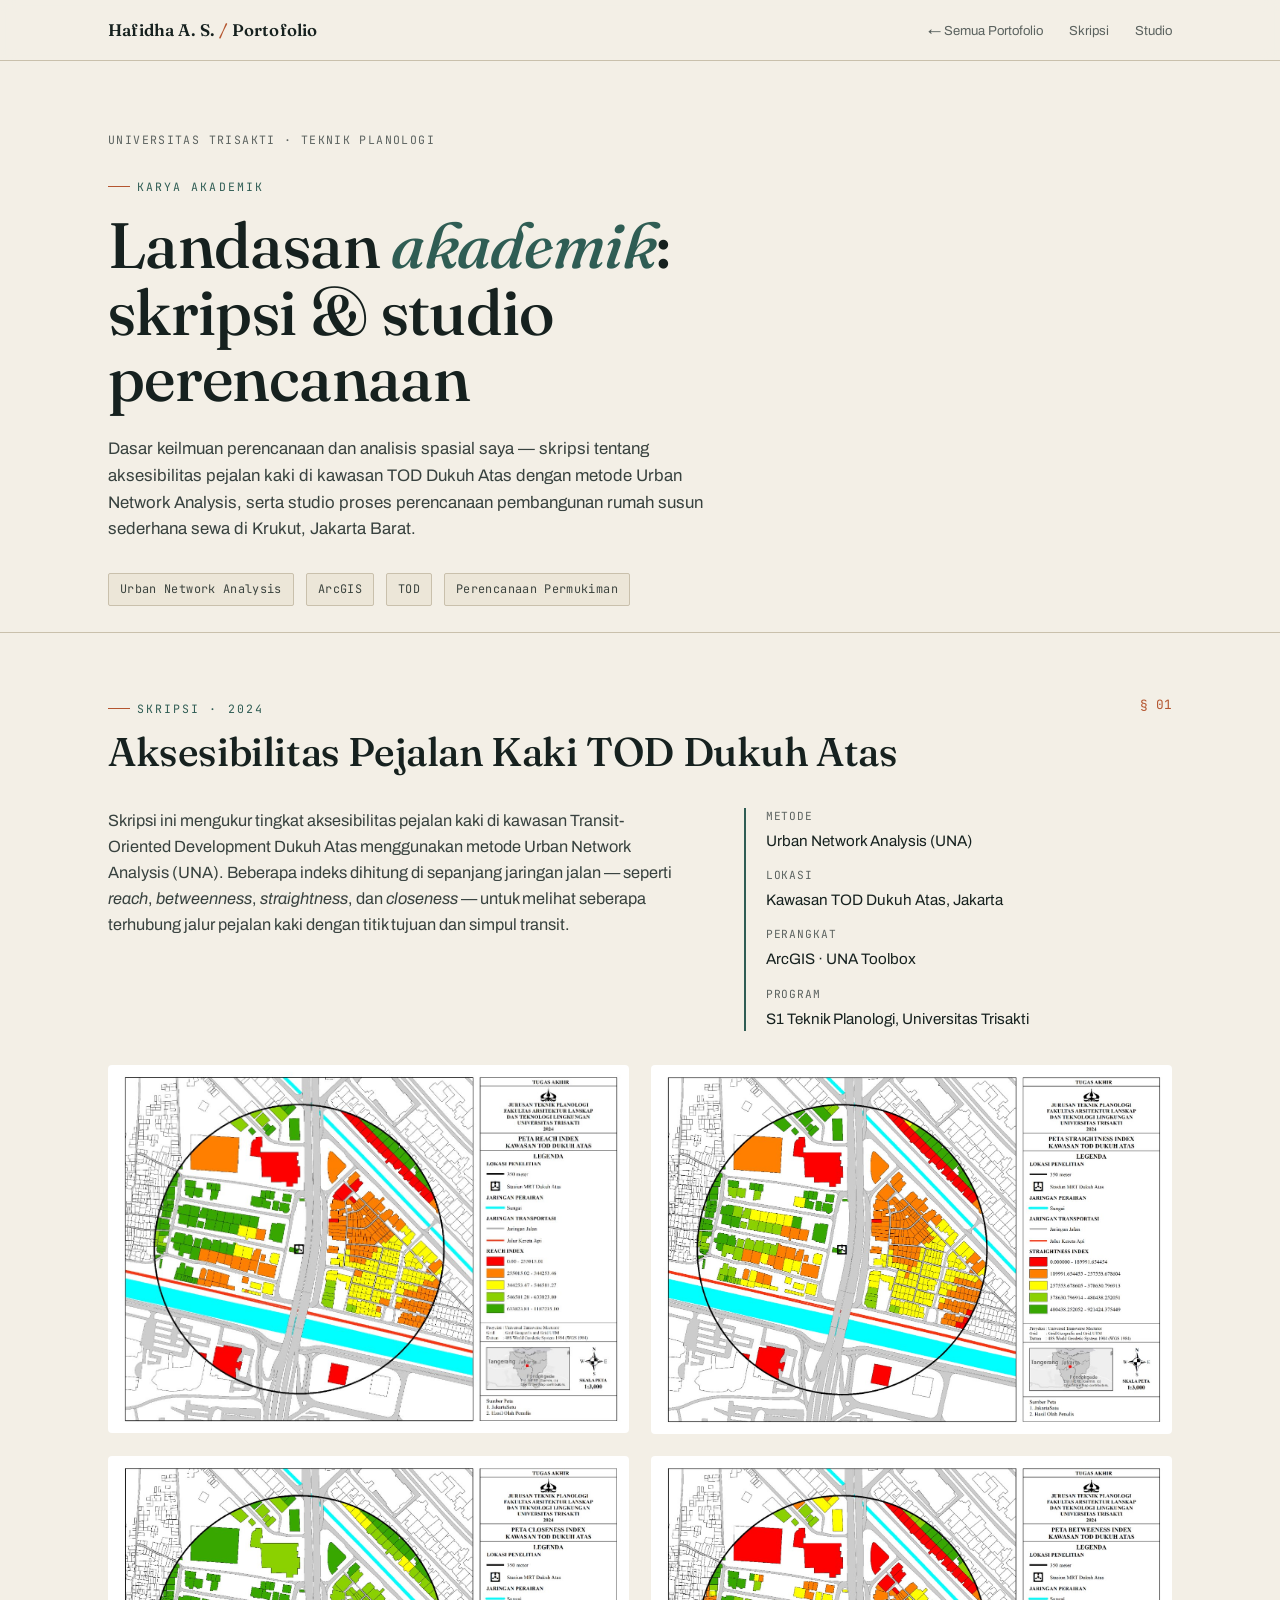
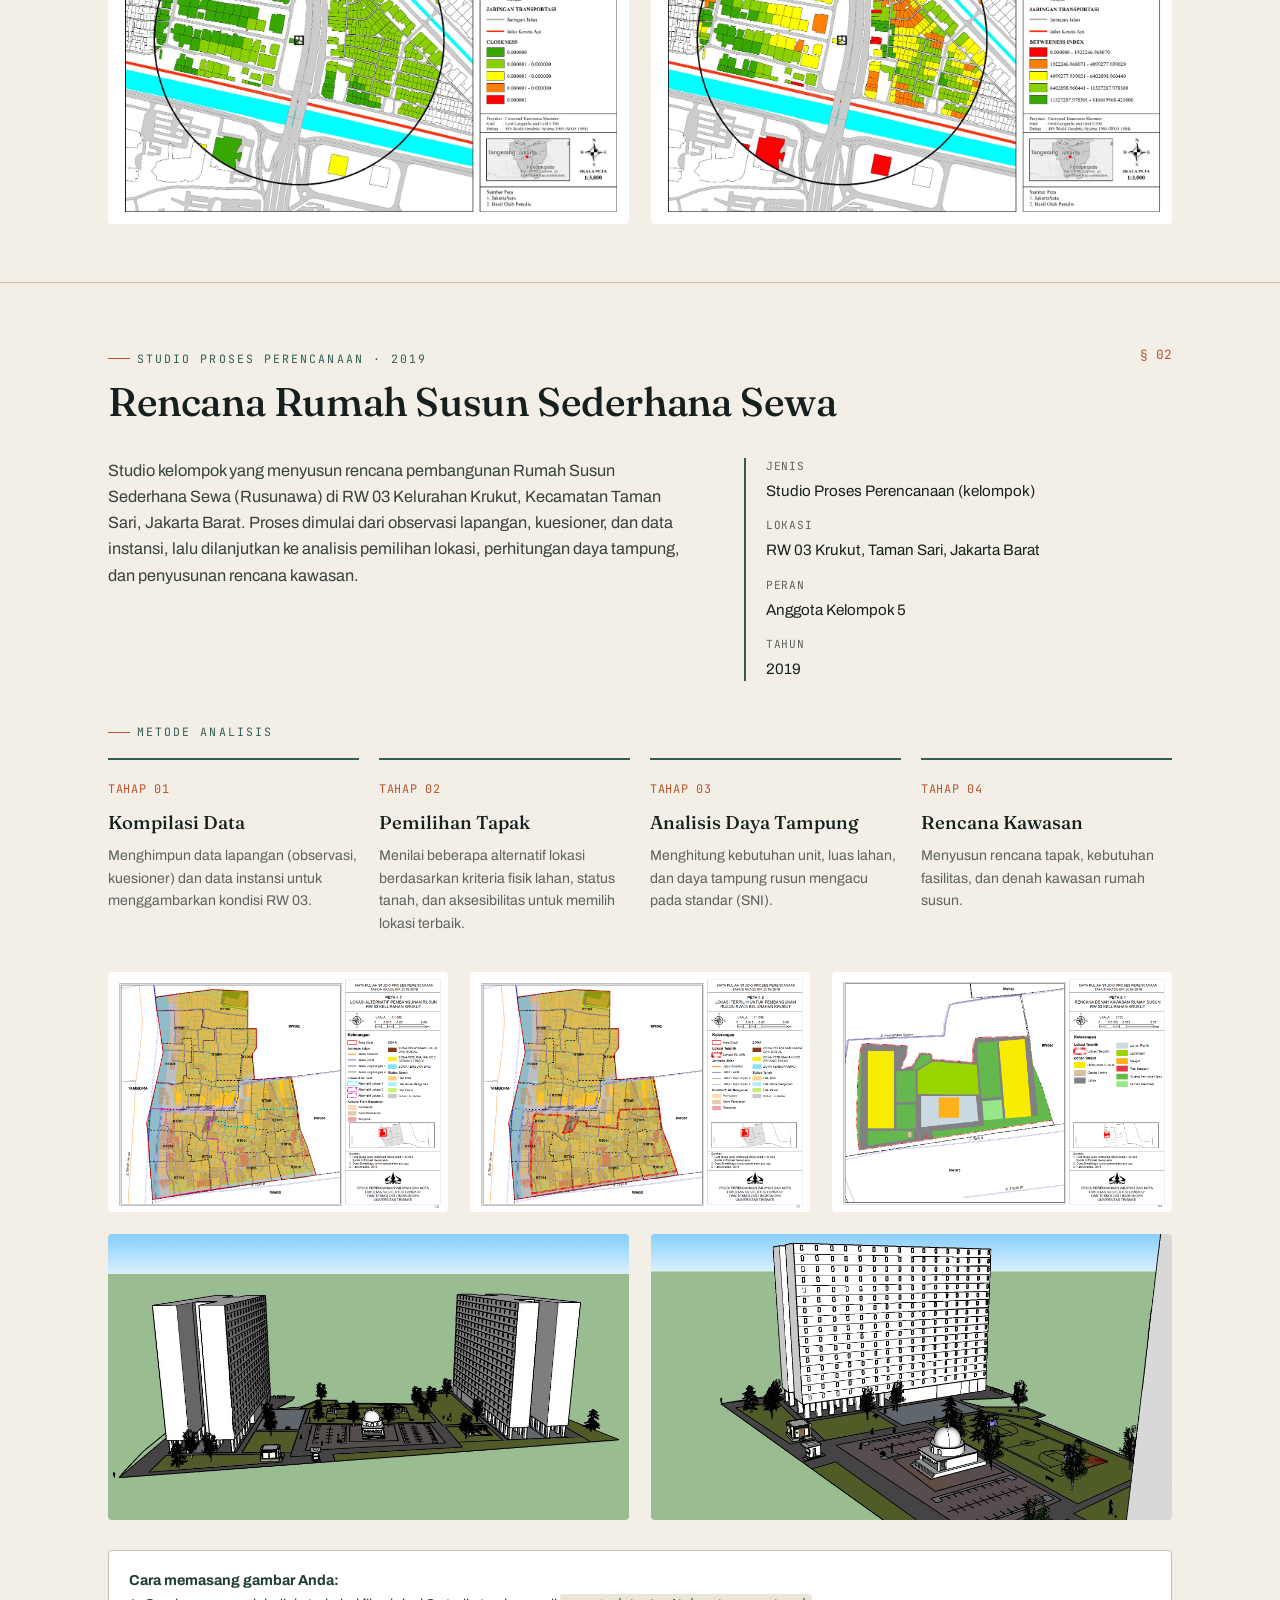
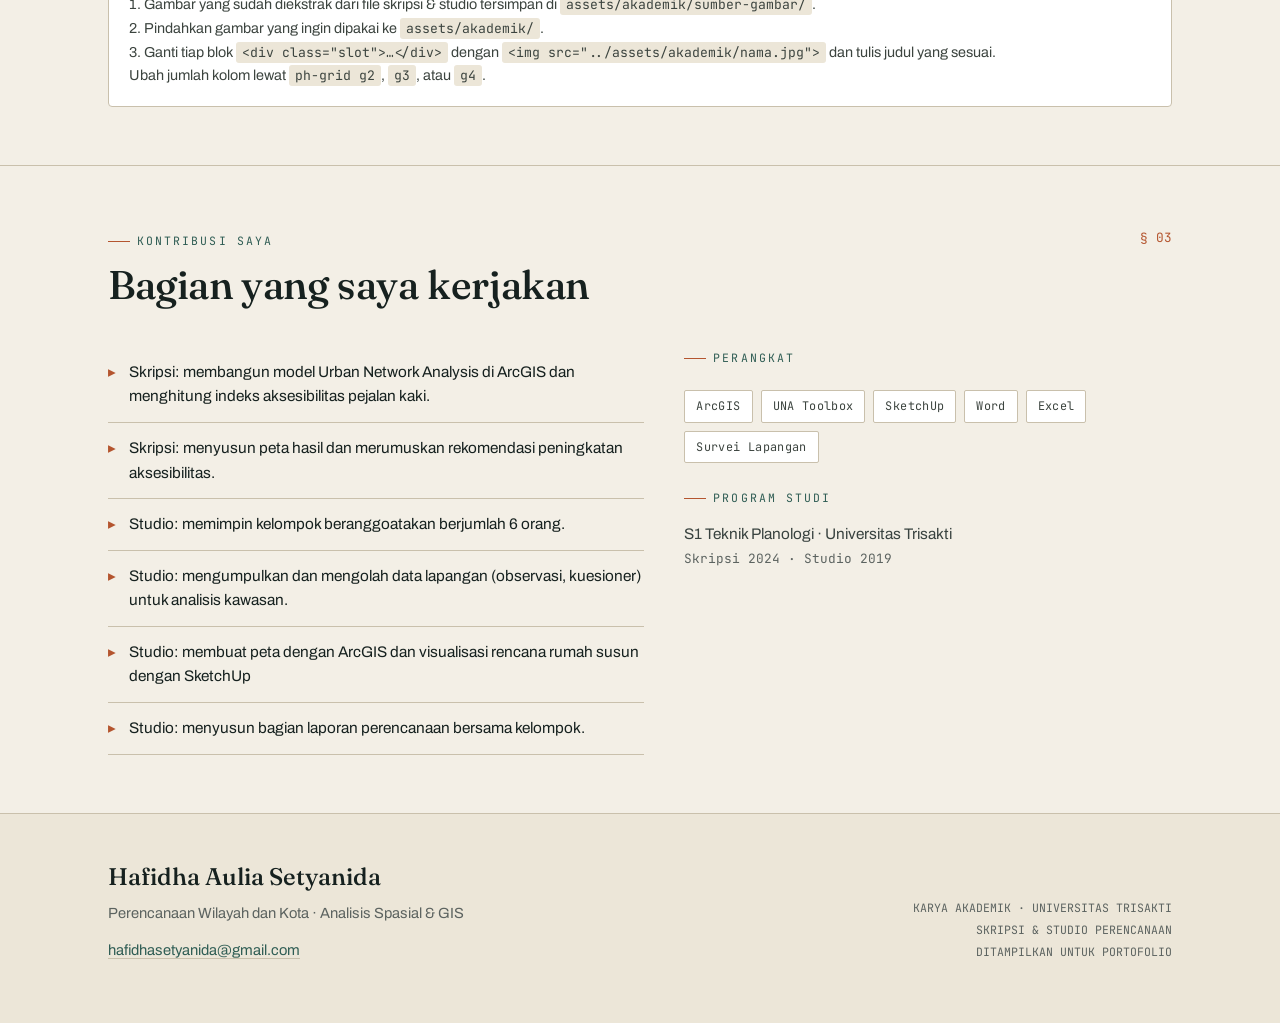
<file: projects/coursework-thesis.html>
<!DOCTYPE html>
<html lang="id">
<head>
<meta charset="UTF-8">
<meta name="viewport" content="width=device-width, initial-scale=1.0">
<title>Skripsi &amp; Studio — Hafidha Aulia Setyanida</title>
<link rel="preconnect" href="https://fonts.googleapis.com">
<link rel="preconnect" href="https://fonts.gstatic.com" crossorigin>
<link href="https://fonts.googleapis.com/css2?family=Fraunces:opsz,wght@9..144,400;9..144,500;9..144,600&family=Archivo:wght@400;500;600;700&family=JetBrains+Mono:wght@400;500&display=swap" rel="stylesheet">
<link rel="stylesheet" href="../style.css">
<style>
  .hero{padding:70px 0 26px}
  .hero .plate-no{font-family:'JetBrains Mono',monospace;font-size:.72rem;color:var(--muted);letter-spacing:.12em;margin-bottom:20px}
  .hero h1{font-family:'Fraunces',serif;font-weight:500;font-size:clamp(2.2rem,5.4vw,4rem);line-height:1.04;letter-spacing:-.01em;max-width:18ch;margin-top:16px}
  .hero h1 em{font-style:italic;color:var(--teal)}
  .hero .sub{margin-top:24px;max-width:60ch;font-size:1.05rem;color:#38423f}
  .hero .meta{margin-top:30px;display:flex;flex-wrap:wrap;gap:10px 12px}
  .icon{width:30px;height:30px;opacity:.5;margin-bottom:10px}
</style>
</head>
<body>

<header class="top">
  <div class="wrap top-inner">
    <a class="brand" href="../index.html">Hafidha A. S. <span>/</span> Portofolio</a>
    <nav>
      <a href="../index.html">← Semua Portofolio</a>
      <a href="#skripsi" class="hide-sm">Skripsi</a>
      <a href="#studio">Studio</a>
    </nav>
  </div>
</header>

<div class="hero">
  <div class="wrap">
    <div class="plate-no">UNIVERSITAS TRISAKTI · TEKNIK PLANOLOGI</div>
    <div class="eyebrow">Karya Akademik</div>
    <h1>Landasan <em>akademik</em>: skripsi &amp; studio perencanaan</h1>
    <p class="sub">
      Dasar keilmuan perencanaan dan analisis spasial saya — skripsi tentang
      aksesibilitas pejalan kaki di kawasan TOD Dukuh Atas dengan metode Urban
      Network Analysis, serta studio proses perencanaan pembangunan rumah susun
      sederhana sewa di Krukut, Jakarta Barat.
    </p>
    <div class="meta">
      <span class="tag">Urban Network Analysis</span>
      <span class="tag">ArcGIS</span>
      <span class="tag">TOD</span>
      <span class="tag">Perencanaan Permukiman</span>
    </div>
  </div>
</div>

<!-- SKRIPSI -->
<section id="skripsi">
  <div class="wrap">
    <div class="sec-head">
      <div>
        <div class="eyebrow" style="margin-bottom:12px">Skripsi · 2024</div>
        <h2>Aksesibilitas Pejalan Kaki TOD Dukuh Atas</h2>
      </div>
      <span class="n">§ 01</span>
    </div>

    <div class="lead-split" style="margin-bottom:34px">
      <p class="lead">
        Skripsi ini mengukur tingkat aksesibilitas pejalan kaki di kawasan
        Transit-Oriented Development Dukuh Atas menggunakan metode Urban Network
        Analysis (UNA). Beberapa indeks dihitung di sepanjang jaringan jalan —
        seperti <em>reach</em>, <em>betweenness</em>, <em>straightness</em>, dan
        <em>closeness</em> — untuk melihat seberapa terhubung jalur pejalan kaki
        dengan titik tujuan dan simpul transit.
      </p>
      <dl class="facts">
        <dt>Metode</dt><dd>Urban Network Analysis (UNA)</dd>
        <dt>Lokasi</dt><dd>Kawasan TOD Dukuh Atas, Jakarta</dd>
        <dt>Perangkat</dt><dd>ArcGIS · UNA Toolbox</dd>
        <dt>Program</dt><dd>S1 Teknik Planologi, Universitas Trisakti</dd>
      </dl>
    </div>

    <div class="ph-grid g2">
      <img src="../assets/akademik/sumber-gambar/una_reach.jpg" alt="reach" style="width:100%;border-radius:4px;cursor:zoom-in;">
      <img src="../assets/akademik/sumber-gambar/una_straightness.jpg" alt="straightness" style="width:100%;border-radius:4px;cursor:zoom-in;">
      <img src="../assets/akademik/sumber-gambar/una_closeness.jpg" alt="closeness" style="width:100%;border-radius:4px;cursor:zoom-in;">
      <img src="../assets/akademik/sumber-gambar/una_betweenness.jpg" alt="betweenness" style="width:100%;border-radius:4px;cursor:zoom-in;">
    </div>
  </div>
</section>

<!-- STUDIO -->
<section id="studio">
  <div class="wrap">
    <div class="sec-head">
      <div>
        <div class="eyebrow" style="margin-bottom:12px">Studio Proses Perencanaan · 2019</div>
        <h2>Rencana Rumah Susun Sederhana Sewa</h2>
      </div>
      <span class="n">§ 02</span>
    </div>

    <div class="lead-split" style="margin-bottom:34px">
      <p class="lead">
        Studio kelompok yang menyusun rencana pembangunan Rumah Susun Sederhana Sewa
        (Rusunawa) di RW 03 Kelurahan Krukut, Kecamatan Taman Sari, Jakarta Barat.
        Proses dimulai dari observasi lapangan, kuesioner, dan data instansi, lalu
        dilanjutkan ke analisis pemilihan lokasi, perhitungan daya tampung, dan
        penyusunan rencana kawasan.
      </p>
      <dl class="facts">
        <dt>Jenis</dt><dd>Studio Proses Perencanaan (kelompok)</dd>
        <dt>Lokasi</dt><dd>RW 03 Krukut, Taman Sari, Jakarta Barat</dd>
        <dt>Peran</dt><dd>Anggota Kelompok 5</dd>
        <dt>Tahun</dt><dd>2019</dd>
      </dl>
    </div>

    <!-- METODE ANALISIS STUDIO -->
    <div class="eyebrow" style="margin-bottom:16px">Metode Analisis</div>
    <div class="steps" style="margin-bottom:36px">
      <div class="step reveal"><div class="k">TAHAP 01</div><h4>Kompilasi Data</h4><p>Menghimpun data lapangan (observasi, kuesioner) dan data instansi untuk menggambarkan kondisi RW 03.</p></div>
      <div class="step reveal"><div class="k">TAHAP 02</div><h4>Pemilihan Tapak</h4><p>Menilai beberapa alternatif lokasi berdasarkan kriteria fisik lahan, status tanah, dan aksesibilitas untuk memilih lokasi terbaik.</p></div>
      <div class="step reveal"><div class="k">TAHAP 03</div><h4>Analisis Daya Tampung</h4><p>Menghitung kebutuhan unit, luas lahan, dan daya tampung rusun mengacu pada standar (SNI).</p></div>
      <div class="step reveal"><div class="k">TAHAP 04</div><h4>Rencana Kawasan</h4><p>Menyusun rencana tapak, kebutuhan fasilitas, dan denah kawasan rumah susun.</p></div>
    </div>

    <!-- PLACEHOLDER PETA & DENAH -->
    <div class="ph-grid g3">
      <img src="../assets/akademik/sumber-gambar/lokasi_alternatif.png" alt="Lokasi Alternatif Pembangunan Rusun" onclick="zoom(this.src)" style="width:100%;border-radius:4px;cursor:zoom-in;">
      <img src="../assets/akademik/sumber-gambar/lokasi_terpilih.png" alt="Lokasi Terpilih Pembangunan Rusun" onclick="zoom(this.src)" style="width:100%;border-radius:4px;cursor:zoom-in;">
      <img src="../assets/akademik/sumber-gambar/rencana_tapak.png" alt="Rencana Tapak Pembangunan Rusun" onclick="zoom(this.src)" style="width:100%;border-radius:4px;cursor:zoom-in;">
    </div>

    <!-- PLACEHOLDER VISUALISASI RUSUN -->
    <div class="ph-grid g4" style="margin-top:22px">
      <img src="../assets/akademik/sumber-gambar/rusun_1.jpg" alt="Visualisasi Rusun" onclick="zoom(this.src)" style="width:100%;border-radius:4px;cursor:zoom-in;">
      <img src="../assets/akademik/sumber-gambar/rusun_2.jpg" alt="Visualisasi Rusun" onclick="zoom(this.src)" style="width:100%;border-radius:4px;cursor:zoom-in;">
    </div>

    <div class="howto">
      <b>Cara memasang gambar Anda:</b><br>
      1. Gambar yang sudah diekstrak dari file skripsi &amp; studio tersimpan di
      <code>assets/akademik/sumber-gambar/</code>.<br>
      2. Pindahkan gambar yang ingin dipakai ke <code>assets/akademik/</code>.<br>
      3. Ganti tiap blok <code>&lt;div class="slot"&gt;…&lt;/div&gt;</code> dengan
      <code>&lt;img src="../assets/akademik/nama.jpg"&gt;</code> dan tulis judul yang sesuai.<br>
      Ubah jumlah kolom lewat <code>ph-grid g2</code>, <code>g3</code>, atau <code>g4</code>.
    </div>
  </div>
</section>

<!-- ROLE -->
<section id="peran">
  <div class="wrap">
    <div class="sec-head">
      <div>
        <div class="eyebrow" style="margin-bottom:12px">Kontribusi Saya</div>
        <h2>Bagian yang saya kerjakan</h2>
      </div>
      <span class="n">§ 03</span>
    </div>
    <div class="role">
      <div>
        <ul>
          <li>Skripsi: membangun model Urban Network Analysis di ArcGIS dan menghitung indeks aksesibilitas pejalan kaki.</li>
          <li>Skripsi: menyusun peta hasil dan merumuskan rekomendasi peningkatan aksesibilitas.</li>
          <li>Studio: memimpin kelompok beranggoatakan berjumlah 6 orang.</li>
          <li>Studio: mengumpulkan dan mengolah data lapangan (observasi, kuesioner) untuk analisis kawasan.</li>
          <li>Studio: membuat peta dengan ArcGIS dan visualisasi rencana rumah susun dengan SketchUp</li>
          <li>Studio: menyusun bagian laporan perencanaan bersama kelompok.</li>
        </ul>
      </div>
      <div>
        <div class="eyebrow" style="margin-bottom:14px">Perangkat</div>
        <div class="stack">
          <span class="tag">ArcGIS</span><span class="tag">UNA Toolbox</span><span class="tag">SketchUp</span><span class="tag">Word</span><span class="tag">Excel</span><span class="tag">Survei Lapangan</span>
        </div>
        <div class="eyebrow" style="margin:26px 0 14px">Program Studi</div>
        <p style="font-size:.96rem;color:#38423f">
          S1 Teknik Planologi · Universitas Trisakti<br>
          <span style="font-family:'JetBrains Mono',monospace;font-size:.8rem;color:var(--muted)">Skripsi 2024 · Studio 2019</span>
        </p>
      </div>
    </div>
  </div>
</section>

<footer>
  <div class="wrap foot-inner">
    <div>
      <h3>Hafidha Aulia Setyanida</h3>
      <p style="color:var(--muted);margin-top:6px;font-size:.92rem">Perencanaan Wilayah dan Kota · Analisis Spasial &amp; GIS</p>
      <p style="margin-top:14px;font-size:.92rem"><a href="mailto:hafidhasetyanida@gmail.com">hafidhasetyanida@gmail.com</a></p>
    </div>
    <div class="foot-meta">
      KARYA AKADEMIK · UNIVERSITAS TRISAKTI<br>
      SKRIPSI &amp; STUDIO PERENCANAAN<br>
      DITAMPILKAN UNTUK PORTOFOLIO
    </div>
  </div>
</footer>

<!-- LIGHTBOX -->
<div id="lb" onclick="closeLb()" style="display:none;position:fixed;inset:0;background:rgba(0,0,0,.85);z-index:999;justify-content:center;align-items:center;cursor:zoom-out;opacity:0;transition:opacity .25s ease;">
  <span style="position:absolute;top:18px;right:26px;font-size:2.4rem;line-height:1;color:#fff;cursor:pointer;font-family:sans-serif;">&times;</span>
  <img id="lbimg" style="max-width:92%;max-height:92%;border-radius:4px;transform:scale(.92);transition:transform .25s ease;box-shadow:0 20px 60px rgba(0,0,0,.5);">
</div>


<script>
  const io=new IntersectionObserver((es)=>{es.forEach(e=>{if(e.isIntersecting){e.target.classList.add('in');io.unobserve(e.target)}})},{threshold:.12});
  document.querySelectorAll('.reveal').forEach(el=>io.observe(el));
</script>

<!-- POP UP LIGHTBOX -->
<script>
function zoom(src){
  var lb=document.getElementById('lb'), img=document.getElementById('lbimg');
  img.src=src;
  lb.style.display='flex';
  requestAnimationFrame(function(){        // beri jeda 1 frame agar transisi jalan
    lb.style.opacity='1';
    img.style.transform='scale(1)';
  });
}
function closeLb(){
  var lb=document.getElementById('lb'), img=document.getElementById('lbimg');
  lb.style.opacity='0';
  img.style.transform='scale(.92)';
  setTimeout(function(){ lb.style.display='none'; }, 250);  // tunggu animasi selesai
}
</script>
</body>
</html>
</file>
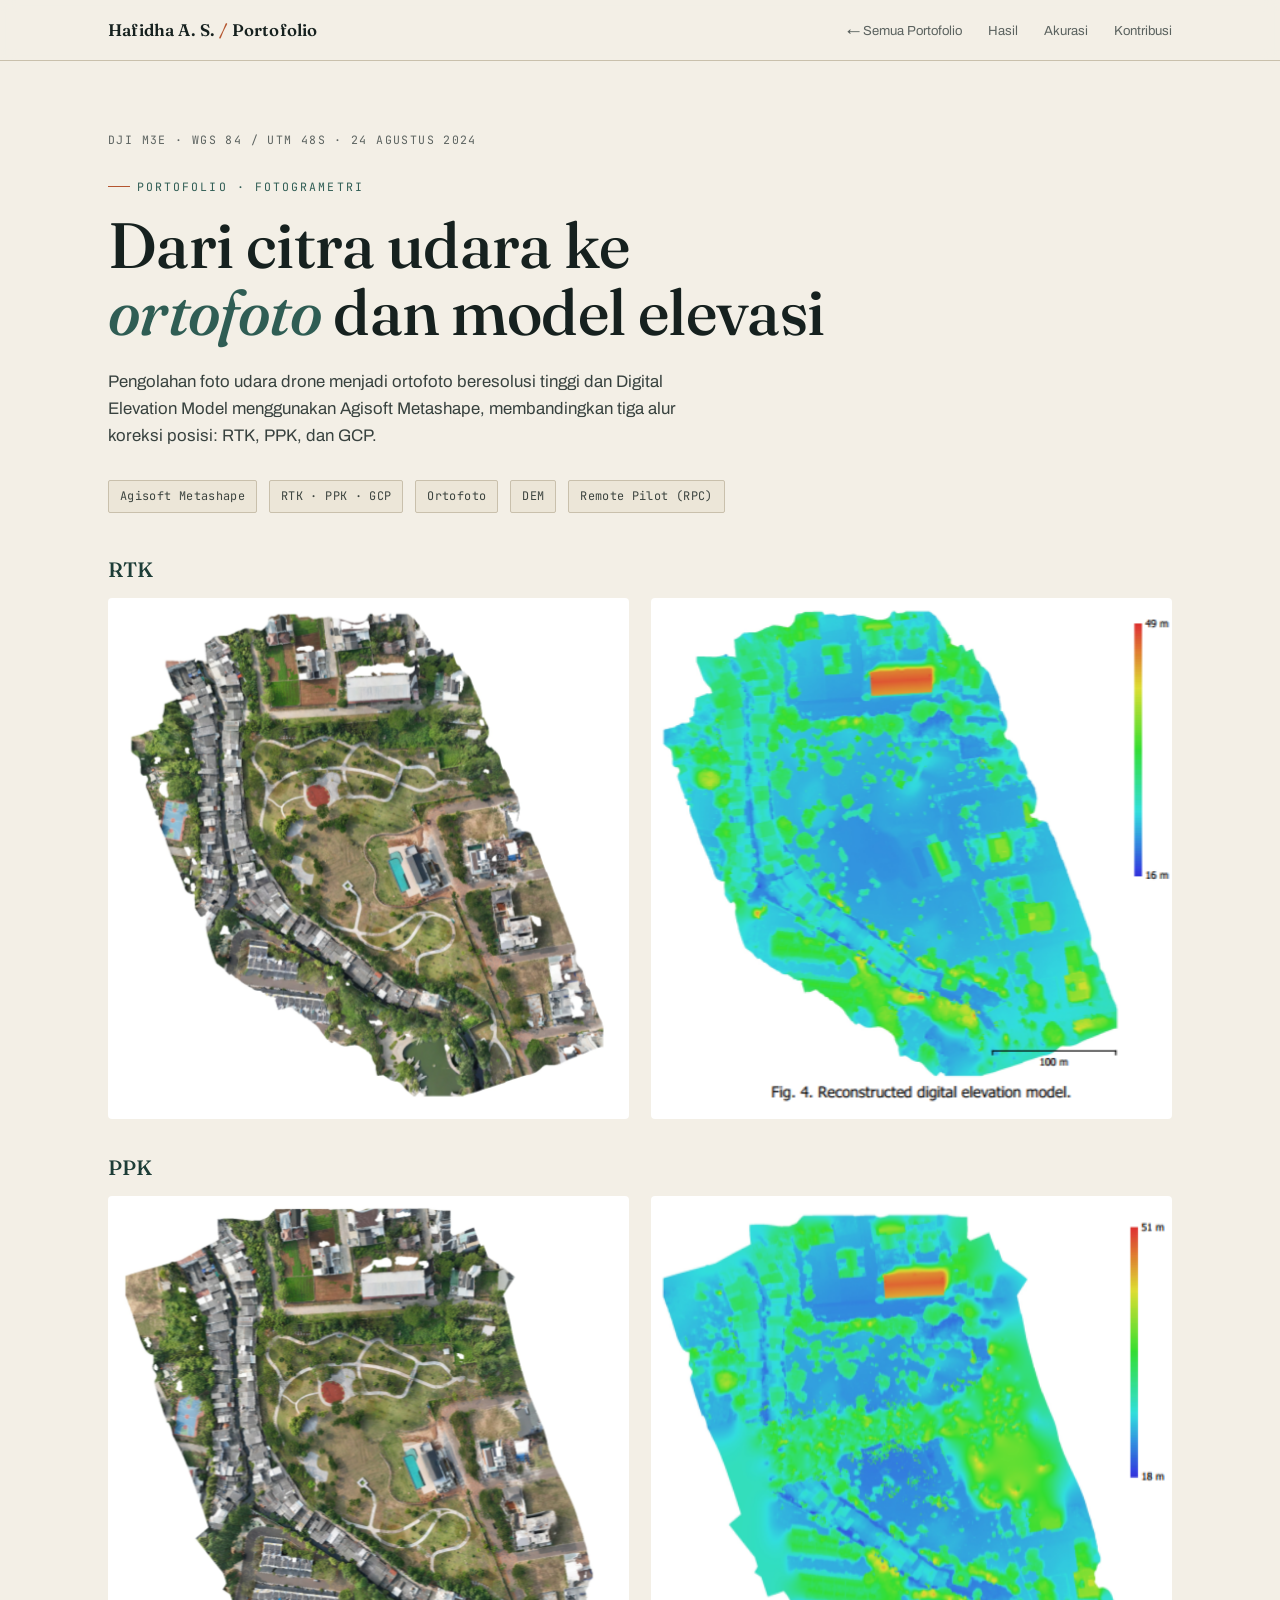
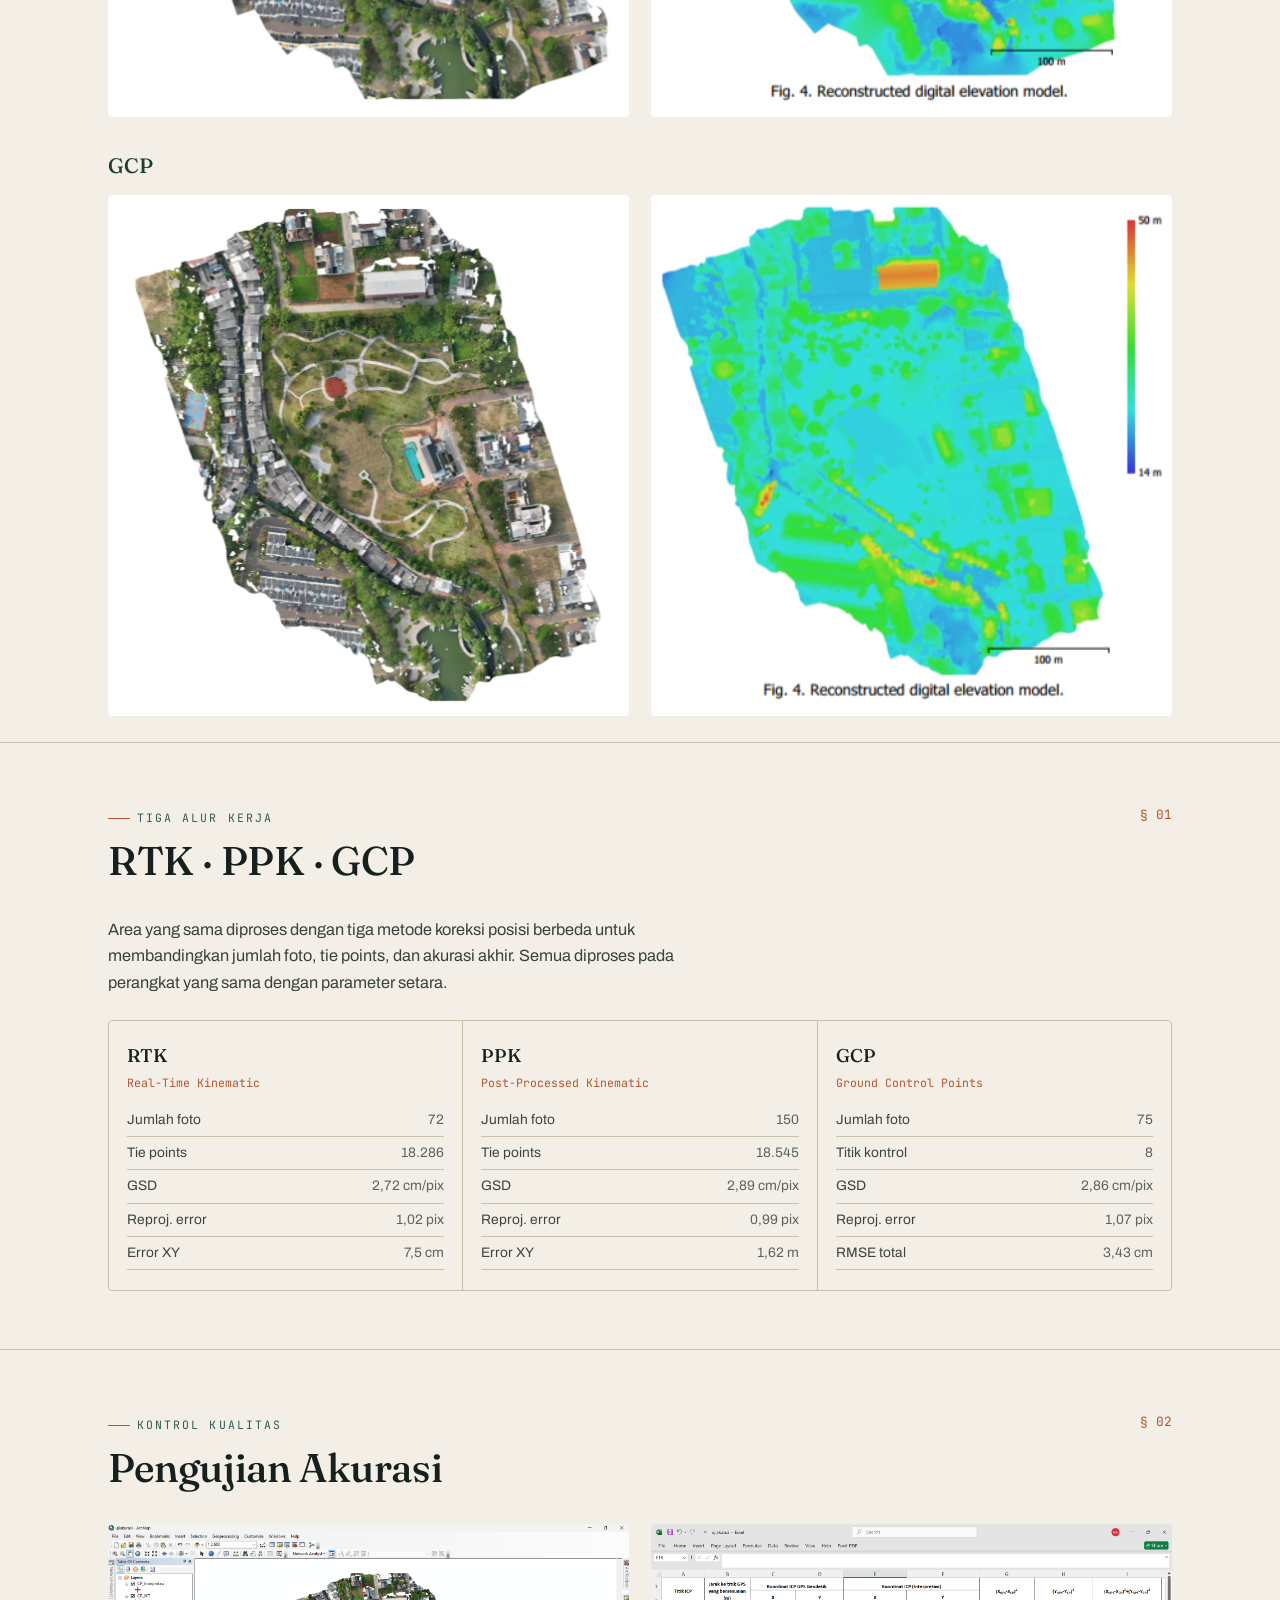
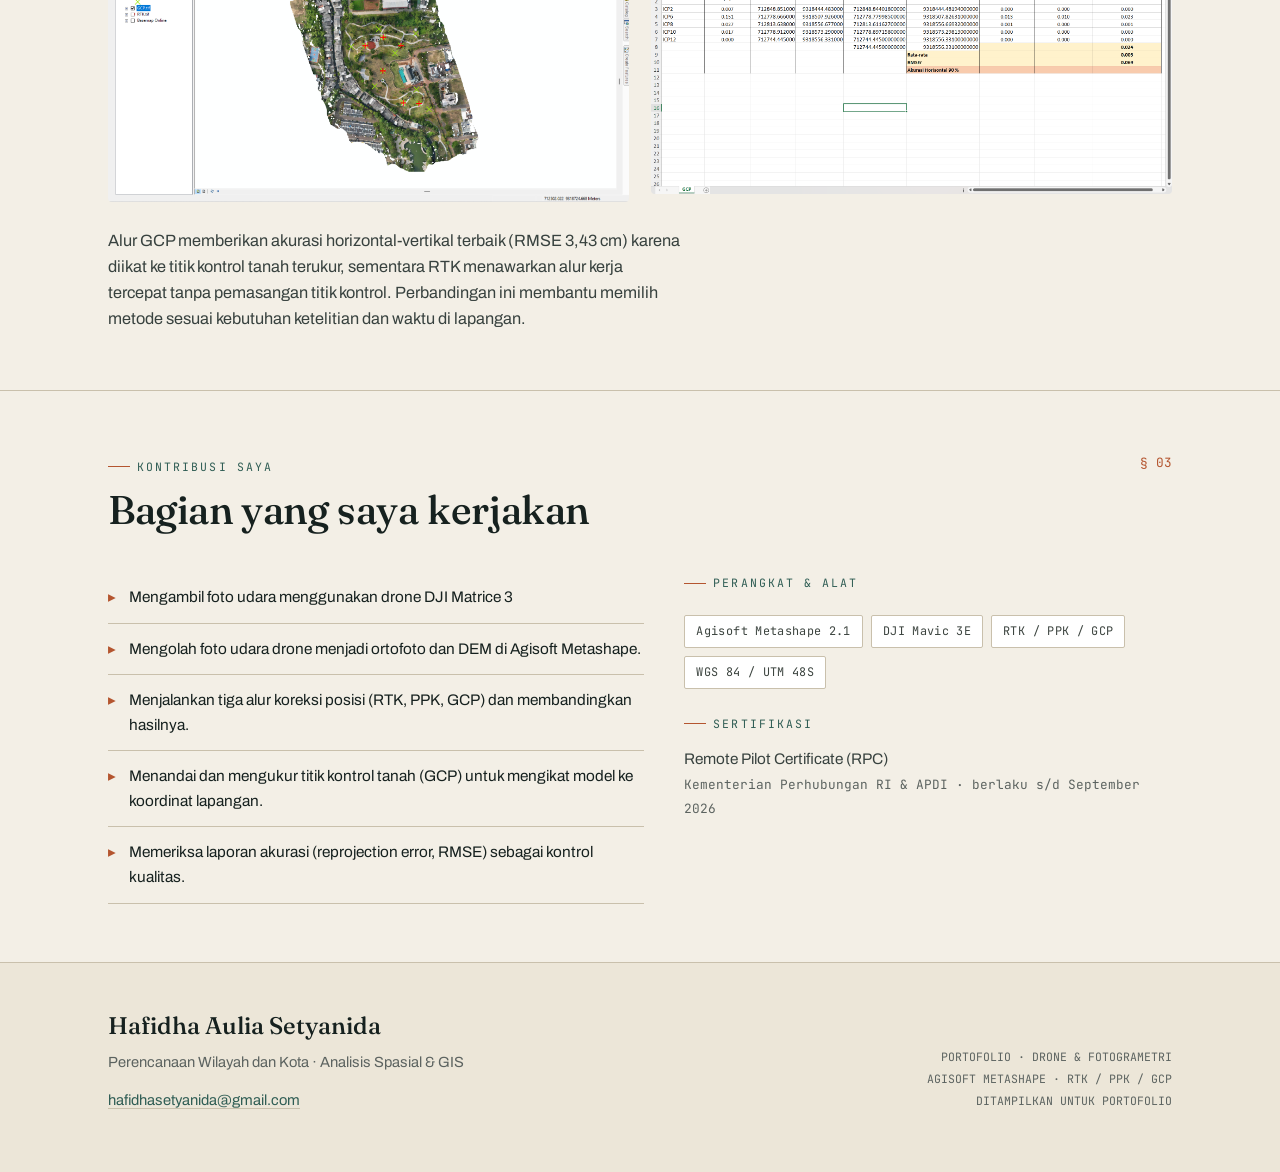
<file: projects/drone.html>
<!DOCTYPE html>
<html lang="id">
<head>
<meta charset="UTF-8">
<meta name="viewport" content="width=device-width, initial-scale=1.0">
<title>Pemetaan Drone &amp; Fotogrametri — Hafidha Aulia Setyanida</title>
<link rel="preconnect" href="https://fonts.googleapis.com">
<link rel="preconnect" href="https://fonts.gstatic.com" crossorigin>
<link href="https://fonts.googleapis.com/css2?family=Fraunces:opsz,wght@9..144,400;9..144,500;9..144,600&family=Archivo:wght@400;500;600;700&family=JetBrains+Mono:wght@400;500&display=swap" rel="stylesheet">
<link rel="stylesheet" href="../style.css">
<style>
  .hero{padding:70px 0 26px}
  .hero .plate-no{font-family:'JetBrains Mono',monospace;font-size:.72rem;color:var(--muted);letter-spacing:.12em;margin-bottom:20px}
  .hero h1{font-family:'Fraunces',serif;font-weight:500;font-size:clamp(2.2rem,5.4vw,4rem);line-height:1.04;letter-spacing:-.01em;max-width:18ch;margin-top:16px}
  .hero h1 em{font-style:italic;color:var(--teal)}
  .hero .sub{margin-top:24px;max-width:60ch;font-size:1.05rem;color:#38423f}
  .hero .meta{margin-top:30px;display:flex;flex-wrap:wrap;gap:10px 12px}
  .cmp{display:grid;grid-template-columns:repeat(3,1fr);gap:1px;background:var(--line);border:1px solid var(--line);border-radius:4px;overflow:hidden;margin-top:8px}
  @media(max-width:680px){.cmp{grid-template-columns:1fr}}
  .cmp .col{background:var(--paper);padding:20px 18px}
  .cmp .col h4{font-family:'Fraunces',serif;font-weight:500;font-size:1.15rem}
  .cmp .col .tot{font-family:'JetBrains Mono',monospace;font-size:.72rem;color:var(--clay);margin-top:4px}
  .cmp .col ul{list-style:none;margin-top:12px;font-size:.86rem;color:#3c443f}
  .cmp .col li{padding:5px 0;display:flex;justify-content:space-between;gap:12px;border-bottom:1px solid var(--line)}
  .cmp .col li span{color:var(--muted)}
  .method-title{font-family:'Fraunces',serif;font-weight:500;font-size:1.3rem;color:var(--teal-deep)}
</style>
</head>
<body>

<header class="top">
  <div class="wrap top-inner">
    <a class="brand" href="../index.html">Hafidha A. S. <span>/</span> Portofolio</a>
    <nav>
      <a href="../index.html">← Semua Portofolio</a>
      <a href="#hasil" class="hide-sm">Hasil</a>
      <a href="#akurasi" class="hide-sm">Akurasi</a>
      <a href="#peran">Kontribusi</a>
    </nav>
  </div>
</header>

<div class="hero">
  <div class="wrap">
    <div class="plate-no">DJI M3E · WGS 84 / UTM 48S · 24 AGUSTUS 2024</div>
    <div class="eyebrow">Portofolio · Fotogrametri</div>
    <h1>Dari citra udara ke <em>ortofoto</em> dan model elevasi</h1>
    <p class="sub">
      Pengolahan foto udara drone menjadi ortofoto beresolusi tinggi dan Digital
      Elevation Model menggunakan Agisoft Metashape, membandingkan tiga alur koreksi
      posisi: RTK, PPK, dan GCP.
    </p>
    <div class="meta">
      <span class="tag">Agisoft Metashape</span>
      <span class="tag">RTK · PPK · GCP</span>
      <span class="tag">Ortofoto</span>
      <span class="tag">DEM</span>
      <span class="tag">Remote Pilot (RPC)</span>
    </div>

    <div class="reveal" style="margin-top:40px">

      <!-- RTK -->
      <h3 class="method-title" style="margin:0 0 12px">RTK</h3>
      <div class="ph-grid g2">
        <img src="../assets/drone/sumber-gambar/rtk_ortho.png" alt="Ortofoto RTK" onclick="zoom(this.src)" style="width:100%;border-radius:4px;cursor:zoom-in;">
        <img src="../assets/drone/sumber-gambar/rtk_dem.png" alt="DEM RTK" onclick="zoom(this.src)" style="width:100%;border-radius:4px;cursor:zoom-in;">
      </div>

      <!-- PPK -->
      <h3 class="method-title" style="margin:32px 0 12px">PPK</h3>
      <div class="ph-grid g2">
        <img src="../assets/drone/sumber-gambar/ppk_ortho.png" alt="Ortofoto PPK" onclick="zoom(this.src)" style="width:100%;border-radius:4px;cursor:zoom-in;">
        <img src="../assets/drone/sumber-gambar/ppk_dem.png" alt="DEM PPK" onclick="zoom(this.src)" style="width:100%;border-radius:4px;cursor:zoom-in;">
      </div>

      <!-- GCP -->
      <h3 class="method-title" style="margin:32px 0 12px">GCP</h3>
      <div class="ph-grid g2">
        <img src="../assets/drone/sumber-gambar/gcp_ortho.png" alt="Ortofoto GCP" onclick="zoom(this.src)" style="width:100%;border-radius:4px;cursor:zoom-in;">
        <img src="../assets/drone/sumber-gambar/gcp_dem.png" alt="DEM GCP" onclick="zoom(this.src)" style="width:100%;border-radius:4px;cursor:zoom-in;">
      </div>

    </div>
  </div>
</div>

<!-- COMPARISON -->
<section id="hasil">
  <div class="wrap">
    <div class="sec-head">
      <div>
        <div class="eyebrow" style="margin-bottom:12px">Tiga Alur Kerja</div>
        <h2>RTK · PPK · GCP</h2>
      </div>
      <span class="n">§ 01</span>
    </div>
    <p class="lead" style="margin-bottom:24px">
      Area yang sama diproses dengan tiga metode koreksi posisi berbeda untuk
      membandingkan jumlah foto, tie points, dan akurasi akhir. Semua diproses pada
      perangkat yang sama dengan parameter setara.
    </p>
    <div class="cmp reveal">
      <div class="col">
        <h4>RTK</h4>
        <div class="tot">Real-Time Kinematic</div>
        <ul>
          <li>Jumlah foto <span>72</span></li>
          <li>Tie points <span>18.286</span></li>
          <li>GSD <span>2,72 cm/pix</span></li>
          <li>Reproj. error <span>1,02 pix</span></li>
          <li>Error XY <span>7,5 cm</span></li>
        </ul>
      </div>
      <div class="col">
        <h4>PPK</h4>
        <div class="tot">Post-Processed Kinematic</div>
        <ul>
          <li>Jumlah foto <span>150</span></li>
          <li>Tie points <span>18.545</span></li>
          <li>GSD <span>2,89 cm/pix</span></li>
          <li>Reproj. error <span>0,99 pix</span></li>
          <li>Error XY <span>1,62 m</span></li>
        </ul>
      </div>
      <div class="col">
        <h4>GCP</h4>
        <div class="tot">Ground Control Points</div>
        <ul>
          <li>Jumlah foto <span>75</span></li>
          <li>Titik kontrol <span>8</span></li>
          <li>GSD <span>2,86 cm/pix</span></li>
          <li>Reproj. error <span>1,07 pix</span></li>
          <li>RMSE total <span>3,43 cm</span></li>
        </ul>
      </div>
    </div>
  </div>
</section>

<!-- ACCURACY -->
<section id="akurasi">
  <div class="wrap">
    <div class="sec-head">
      <div>
        <div class="eyebrow" style="margin-bottom:12px">Kontrol Kualitas</div>
        <h2>Pengujian Akurasi</h2>
      </div>
      <span class="n">§ 02</span>
    </div>
    <div class="ph-grid g2 reveal">
      <img src="../assets/drone/sumber-gambar/sebaran_gcp.png" alt="Sebaran error titik kontrol tanah (GCP)" onclick="zoom(this.src)" style="width:100%;border-radius:4px;cursor:zoom-in;">
      <img src="../assets/drone/sumber-gambar/uji_akurasi.png" alt="Digital Elevation Model alur GCP" onclick="zoom(this.src)" style="width:100%;border-radius:4px;cursor:zoom-in;">
    </div>
    <p class="lead" style="margin-top:26px">
      Alur GCP memberikan akurasi horizontal-vertikal terbaik (RMSE 3,43 cm) karena
      diikat ke titik kontrol tanah terukur, sementara RTK menawarkan alur kerja
      tercepat tanpa pemasangan titik kontrol. Perbandingan ini membantu memilih metode
      sesuai kebutuhan ketelitian dan waktu di lapangan.
    </p>
  </div>
</section>

<!-- ROLE -->
<section id="peran">
  <div class="wrap">
    <div class="sec-head">
      <div>
        <div class="eyebrow" style="margin-bottom:12px">Kontribusi Saya</div>
        <h2>Bagian yang saya kerjakan</h2>
      </div>
      <span class="n">§ 03</span>
    </div>
    <div class="role">
      <div>
        <ul>
          <li>Mengambil foto udara menggunakan drone DJI Matrice 3</li>
          <li>Mengolah foto udara drone menjadi ortofoto dan DEM di Agisoft Metashape.</li>
          <li>Menjalankan tiga alur koreksi posisi (RTK, PPK, GCP) dan membandingkan hasilnya.</li>
          <li>Menandai dan mengukur titik kontrol tanah (GCP) untuk mengikat model ke koordinat lapangan.</li>
          <li>Memeriksa laporan akurasi (reprojection error, RMSE) sebagai kontrol kualitas.</li>
        </ul>
      </div>
      <div>
        <div class="eyebrow" style="margin-bottom:14px">Perangkat &amp; Alat</div>
        <div class="stack">
          <span class="tag">Agisoft Metashape 2.1</span><span class="tag">DJI Mavic 3E</span>
          <span class="tag">RTK / PPK / GCP</span><span class="tag">WGS 84 / UTM 48S</span>
        </div>
        <div class="eyebrow" style="margin:26px 0 14px">Sertifikasi</div>
        <p style="font-size:.96rem;color:#38423f">
          Remote Pilot Certificate (RPC)<br>
          <span style="font-family:'JetBrains Mono',monospace;font-size:.8rem;color:var(--muted)">Kementerian Perhubungan RI &amp; APDI · berlaku s/d September 2026</span>
        </p>
      </div>
    </div>
  </div>
</section>

<footer>
  <div class="wrap foot-inner">
    <div>
      <h3>Hafidha Aulia Setyanida</h3>
      <p style="color:var(--muted);margin-top:6px;font-size:.92rem">Perencanaan Wilayah dan Kota · Analisis Spasial &amp; GIS</p>
      <p style="margin-top:14px;font-size:.92rem"><a href="mailto:hafidhasetyanida@gmail.com">hafidhasetyanida@gmail.com</a></p>
    </div>
    <div class="foot-meta">
      PORTOFOLIO · DRONE &amp; FOTOGRAMETRI<br>
      AGISOFT METASHAPE · RTK / PPK / GCP<br>
      DITAMPILKAN UNTUK PORTOFOLIO
    </div>
  </div>
</footer>

<!-- lightbox pop-up -->
<div id="lb" onclick="closeLb()" style="display:none;position:fixed;inset:0;background:rgba(0,0,0,.85);z-index:999;justify-content:center;align-items:center;cursor:zoom-out;opacity:0;transition:opacity .25s ease;">
  <span style="position:absolute;top:18px;right:26px;font-size:2.4rem;line-height:1;color:#fff;cursor:pointer;font-family:sans-serif;">&times;</span>
  <img id="lbimg" style="max-width:92%;max-height:92%;border-radius:4px;transform:scale(.92);transition:transform .25s ease;box-shadow:0 20px 60px rgba(0,0,0,.5);">
</div>

<script>
  const io=new IntersectionObserver((es)=>{es.forEach(e=>{if(e.isIntersecting){e.target.classList.add('in');io.unobserve(e.target)}})},{threshold:.12});
  document.querySelectorAll('.reveal').forEach(el=>io.observe(el));

  function zoom(src){
    var lb=document.getElementById('lb'), img=document.getElementById('lbimg');
    img.src=src; lb.style.display='flex';
    requestAnimationFrame(function(){ lb.style.opacity='1'; img.style.transform='scale(1)'; });
  }
  function closeLb(){
    var lb=document.getElementById('lb'), img=document.getElementById('lbimg');
    lb.style.opacity='0'; img.style.transform='scale(.92)';
    setTimeout(function(){ lb.style.display='none'; }, 250);
  }
  document.addEventListener('keydown',function(e){ if(e.key==='Escape') closeLb(); });
</script>
</body>
</html>
</file>
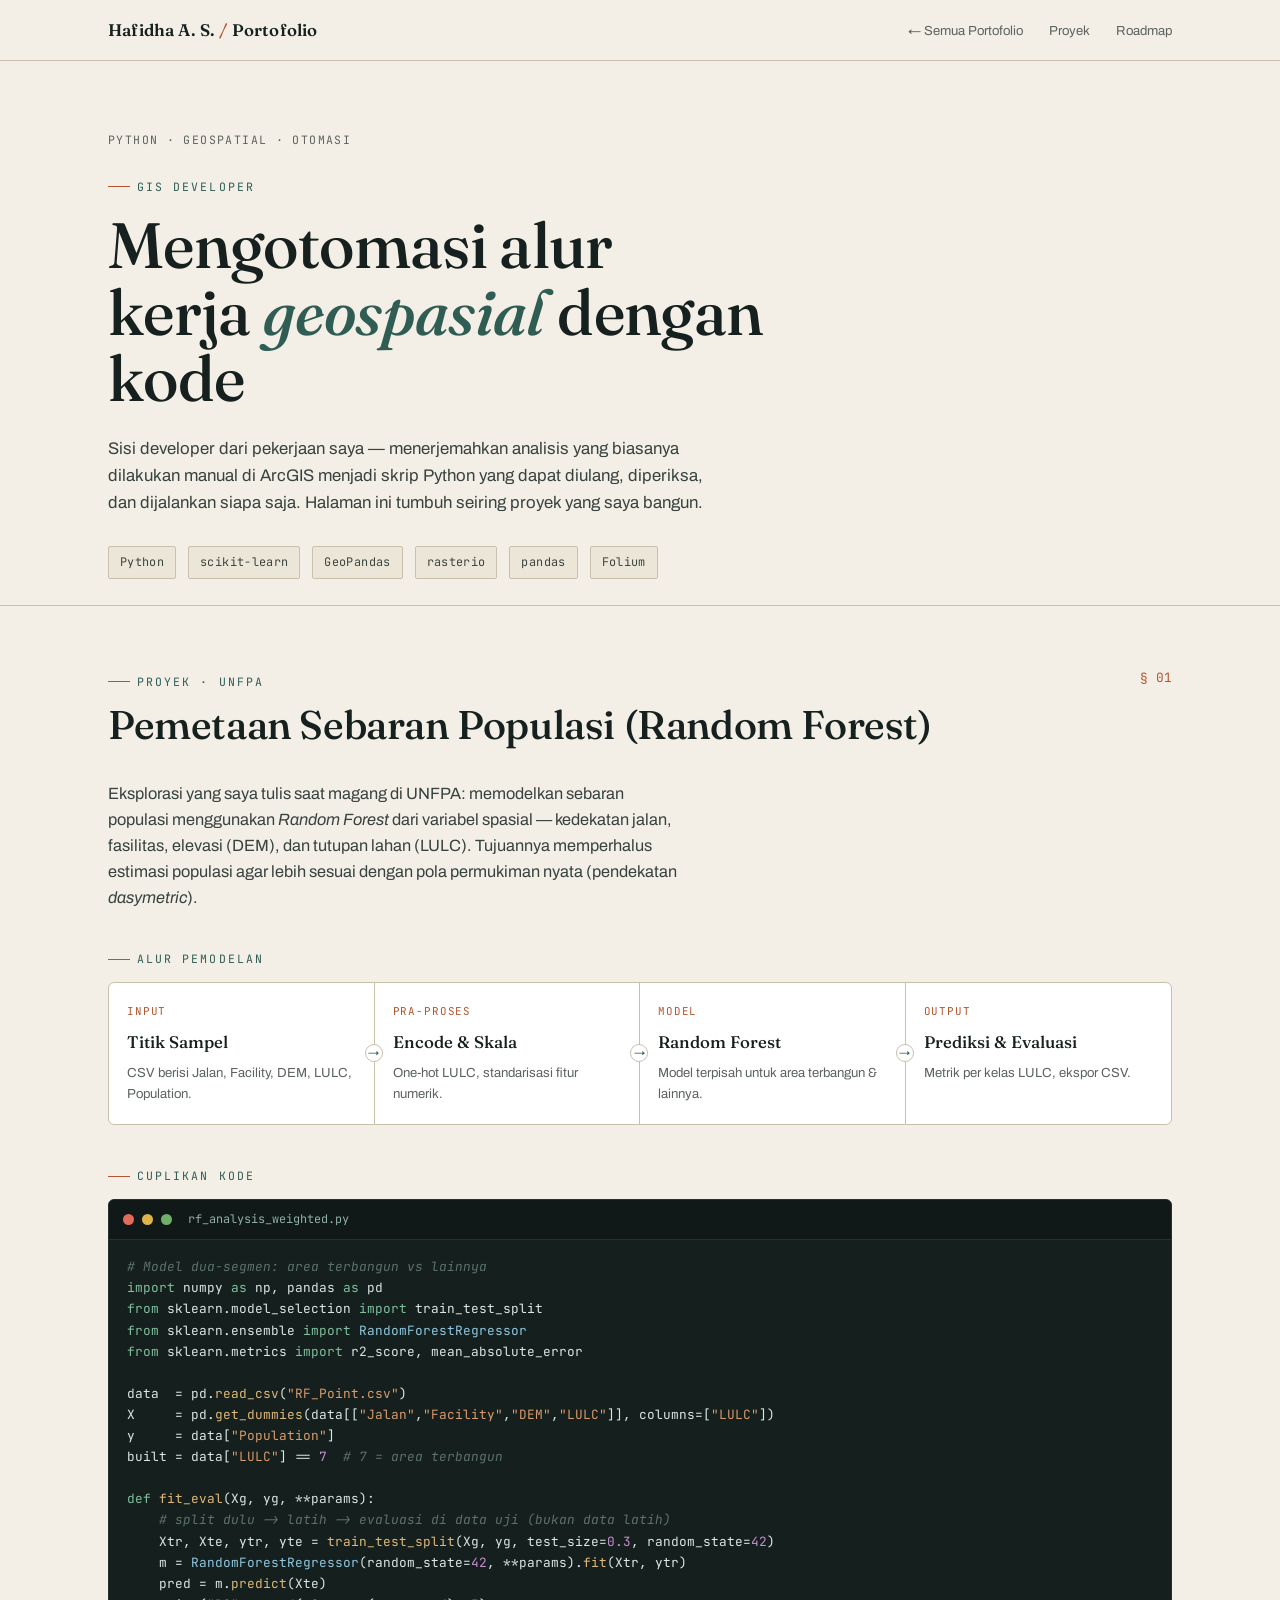
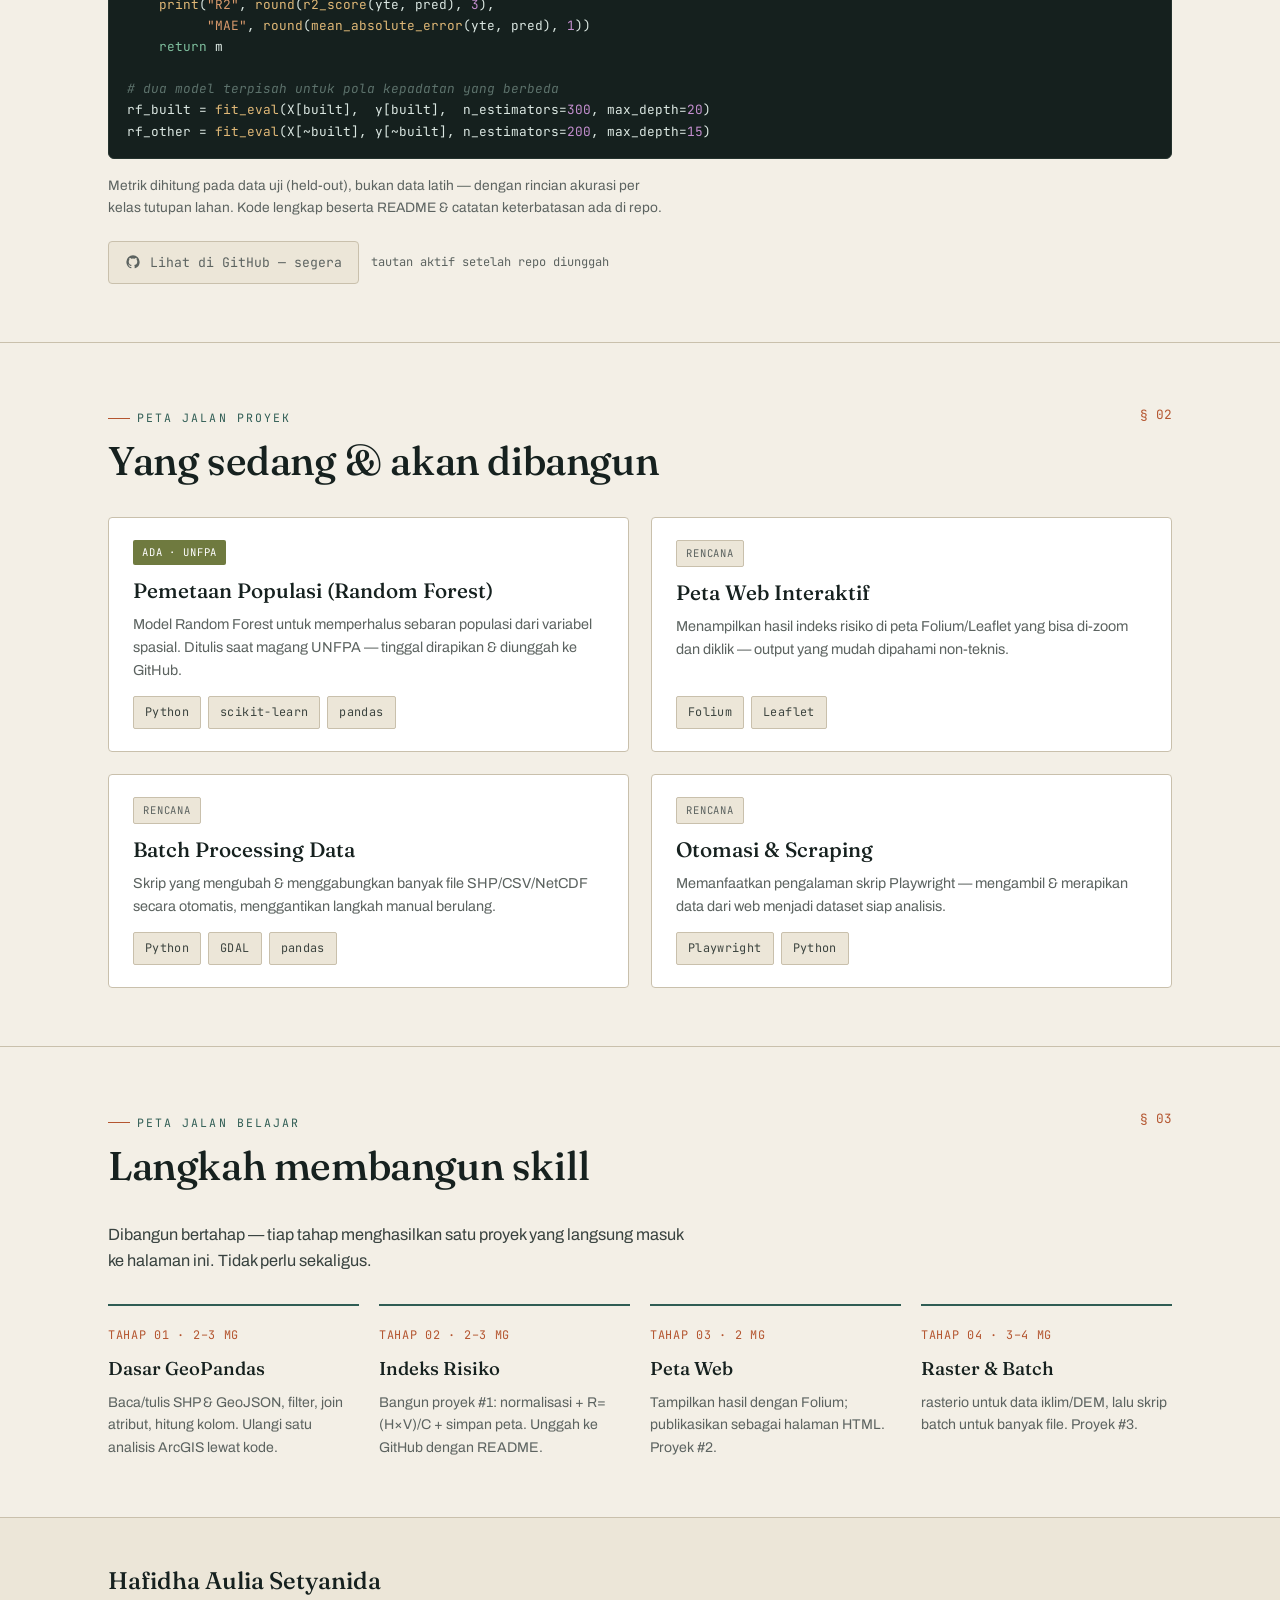
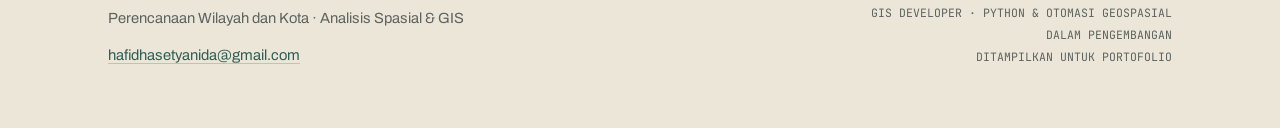
<file: projects/gis-developer.html>
<!DOCTYPE html>
<html lang="id">
<head>
<meta charset="UTF-8">
<meta name="viewport" content="width=device-width, initial-scale=1.0">
<title>GIS Developer — Hafidha Aulia Setyanida</title>
<link rel="preconnect" href="https://fonts.googleapis.com">
<link rel="preconnect" href="https://fonts.gstatic.com" crossorigin>
<link href="https://fonts.googleapis.com/css2?family=Fraunces:opsz,wght@9..144,400;9..144,500;9..144,600&family=Archivo:wght@400;500;600;700&family=JetBrains+Mono:wght@400;500&display=swap" rel="stylesheet">
<link rel="stylesheet" href="../style.css">
<style>
  .hero{padding:70px 0 26px}
  .hero .plate-no{font-family:'JetBrains Mono',monospace;font-size:.72rem;color:var(--muted);letter-spacing:.12em;margin-bottom:20px}
  .hero h1{font-family:'Fraunces',serif;font-weight:500;font-size:clamp(2.2rem,5.4vw,4rem);line-height:1.04;letter-spacing:-.01em;max-width:16ch;margin-top:16px}
  .hero h1 em{font-style:italic;color:var(--teal)}
  .hero .sub{margin-top:24px;max-width:60ch;font-size:1.05rem;color:#38423f}
  .hero .meta{margin-top:30px;display:flex;flex-wrap:wrap;gap:10px 12px}
  .devproj{display:grid;grid-template-columns:repeat(2,1fr);gap:22px}
  @media(max-width:800px){.devproj{grid-template-columns:1fr}}
  .dcard{background:#fff;border:1px solid var(--line);border-radius:4px;padding:22px 24px;display:flex;flex-direction:column}
  .dcard .st{font-family:'JetBrains Mono',monospace;font-size:.66rem;letter-spacing:.08em;text-transform:uppercase;padding:4px 9px;border-radius:2px;align-self:flex-start;margin-bottom:14px}
  .st.done{background:var(--moss);color:#fff}
  .st.next{background:var(--clay);color:#fff}
  .st.plan{background:var(--paper-2);color:var(--muted);border:1px solid var(--line)}
  .dcard h3{font-family:'Fraunces',serif;font-weight:500;font-size:1.3rem;line-height:1.2}
  .dcard p{margin-top:9px;font-size:.9rem;color:var(--muted);flex:1}
  .dcard .tk{margin-top:14px;display:flex;flex-wrap:wrap;gap:7px}
</style>
</head>
<body>

<header class="top">
  <div class="wrap top-inner">
    <a class="brand" href="../index.html">Hafidha A. S. <span>/</span> Portofolio</a>
    <nav>
      <a href="../index.html">← Semua Portofolio</a>
      <a href="#contoh" class="hide-sm">Proyek</a>
      <a href="#roadmap">Roadmap</a>
    </nav>
  </div>
</header>

<div class="hero">
  <div class="wrap">
    <div class="plate-no">PYTHON · GEOSPATIAL · OTOMASI</div>
    <div class="eyebrow">GIS Developer</div>
    <h1>Mengotomasi alur kerja <em>geospasial</em> dengan kode</h1>
    <p class="sub">
      Sisi developer dari pekerjaan saya — menerjemahkan analisis yang biasanya
      dilakukan manual di ArcGIS menjadi skrip Python yang dapat diulang, diperiksa,
      dan dijalankan siapa saja. Halaman ini tumbuh seiring proyek yang saya bangun.
    </p>
    <div class="meta">
      <span class="tag">Python</span>
      <span class="tag">scikit-learn</span>
      <span class="tag">GeoPandas</span>
      <span class="tag">rasterio</span>
      <span class="tag">pandas</span>
      <span class="tag">Folium</span>
    </div>
  </div>
</div>

<!-- CONTOH PROYEK (template) -->
<section id="contoh">
  <div class="wrap">
    <div class="sec-head">
      <div>
        <div class="eyebrow" style="margin-bottom:12px">Proyek · UNFPA</div>
        <h2>Pemetaan Sebaran Populasi (Random Forest)</h2>
      </div>
      <span class="n">§ 01</span>
    </div>
    <p class="lead" style="margin-bottom:30px">
      Eksplorasi yang saya tulis saat magang di UNFPA: memodelkan sebaran populasi
      menggunakan <em>Random Forest</em> dari variabel spasial — kedekatan jalan,
      fasilitas, elevasi (DEM), dan tutupan lahan (LULC). Tujuannya memperhalus estimasi
      populasi agar lebih sesuai dengan pola permukiman nyata (pendekatan
      <em>dasymetric</em>).
    </p>

    <!-- PIPELINE -->
    <div class="eyebrow" style="margin-bottom:14px">Alur Pemodelan</div>
    <div class="pipeline reveal" style="margin-bottom:34px">
      <div class="pstep"><div class="pk">INPUT</div><h4>Titik Sampel</h4><p>CSV berisi Jalan, Facility, DEM, LULC, Population.</p><div class="arrow">→</div></div>
      <div class="pstep"><div class="pk">PRA-PROSES</div><h4>Encode &amp; Skala</h4><p>One-hot LULC, standarisasi fitur numerik.</p><div class="arrow">→</div></div>
      <div class="pstep"><div class="pk">MODEL</div><h4>Random Forest</h4><p>Model terpisah untuk area terbangun &amp; lainnya.</p><div class="arrow">→</div></div>
      <div class="pstep"><div class="pk">OUTPUT</div><h4>Prediksi &amp; Evaluasi</h4><p>Metrik per kelas LULC, ekspor CSV.</p></div>
    </div>

    <!-- CODE SNIPPET -->
    <div class="eyebrow" style="margin-bottom:14px">Cuplikan Kode</div>
    <div class="codecard reveal">
      <div class="bar">
        <span class="dot" style="background:#e06c5a"></span>
        <span class="dot" style="background:#e0b24a"></span>
        <span class="dot" style="background:#6faf6a"></span>
        <span class="fn">rf_analysis_weighted.py</span>
      </div>
<pre><code><span class="c-com"># Model dua-segmen: area terbangun vs lainnya</span>
<span class="c-kw">import</span> numpy <span class="c-kw">as</span> np, pandas <span class="c-kw">as</span> pd
<span class="c-kw">from</span> sklearn.model_selection <span class="c-kw">import</span> train_test_split
<span class="c-kw">from</span> sklearn.ensemble <span class="c-kw">import</span> <span class="c-cls">RandomForestRegressor</span>
<span class="c-kw">from</span> sklearn.metrics <span class="c-kw">import</span> r2_score, mean_absolute_error

data  = pd.<span class="c-fn">read_csv</span>(<span class="c-str">"RF_Point.csv"</span>)
X     = pd.<span class="c-fn">get_dummies</span>(data[[<span class="c-str">"Jalan"</span>,<span class="c-str">"Facility"</span>,<span class="c-str">"DEM"</span>,<span class="c-str">"LULC"</span>]], columns=[<span class="c-str">"LULC"</span>])
y     = data[<span class="c-str">"Population"</span>]
built = data[<span class="c-str">"LULC"</span>] == <span class="c-num">7</span>  <span class="c-com"># 7 = area terbangun</span>

<span class="c-kw">def</span> <span class="c-fn">fit_eval</span>(Xg, yg, **params):
    <span class="c-com"># split dulu -> latih -> evaluasi di data uji (bukan data latih)</span>
    Xtr, Xte, ytr, yte = <span class="c-fn">train_test_split</span>(Xg, yg, test_size=<span class="c-num">0.3</span>, random_state=<span class="c-num">42</span>)
    m = <span class="c-cls">RandomForestRegressor</span>(random_state=<span class="c-num">42</span>, **params).<span class="c-fn">fit</span>(Xtr, ytr)
    pred = m.<span class="c-fn">predict</span>(Xte)
    <span class="c-fn">print</span>(<span class="c-str">"R2"</span>, <span class="c-fn">round</span>(<span class="c-fn">r2_score</span>(yte, pred), <span class="c-num">3</span>),
          <span class="c-str">"MAE"</span>, <span class="c-fn">round</span>(<span class="c-fn">mean_absolute_error</span>(yte, pred), <span class="c-num">1</span>))
    <span class="c-kw">return</span> m

<span class="c-com"># dua model terpisah untuk pola kepadatan yang berbeda</span>
rf_built = <span class="c-fn">fit_eval</span>(X[built],  y[built],  n_estimators=<span class="c-num">300</span>, max_depth=<span class="c-num">20</span>)
rf_other = <span class="c-fn">fit_eval</span>(X[~built], y[~built], n_estimators=<span class="c-num">200</span>, max_depth=<span class="c-num">15</span>)</code></pre>
    </div>
    <p style="margin-top:16px;font-size:.86rem;color:var(--muted);max-width:70ch">
      Metrik dihitung pada data uji (held-out), bukan data latih — dengan rincian
      akurasi per kelas tutupan lahan. Kode lengkap beserta README &amp; catatan
      keterbatasan ada di repo.
    </p>

    <div style="margin-top:22px;display:flex;gap:12px;flex-wrap:wrap;align-items:center">
      <a class="ghlink disabled" href="#" onclick="return false;">
        <svg viewBox="0 0 24 24" fill="currentColor"><path d="M12 2A10 10 0 0 0 2 12c0 4.42 2.87 8.17 6.84 9.5.5.08.66-.22.66-.48v-1.7c-2.78.6-3.37-1.34-3.37-1.34-.45-1.16-1.11-1.47-1.11-1.47-.9-.62.07-.6.07-.6 1 .07 1.53 1.03 1.53 1.03.9 1.52 2.34 1.08 2.91.83.09-.65.35-1.09.63-1.34-2.22-.25-4.55-1.11-4.55-4.94 0-1.1.39-1.99 1.03-2.69-.1-.25-.45-1.27.1-2.64 0 0 .84-.27 2.75 1.02a9.6 9.6 0 0 1 5 0c1.91-1.29 2.75-1.02 2.75-1.02.55 1.37.2 2.39.1 2.64.64.7 1.03 1.59 1.03 2.69 0 3.84-2.34 4.68-4.57 4.93.36.31.68.92.68 1.85v2.74c0 .27.16.57.67.48A10 10 0 0 0 22 12 10 10 0 0 0 12 2z"/></svg>
        Lihat di GitHub — segera
      </a>
      <span style="font-family:'JetBrains Mono',monospace;font-size:.75rem;color:var(--muted)">tautan aktif setelah repo diunggah</span>
    </div>
  </div>
</section>

<!-- PROYEK MENDATANG -->
<section id="proyek">
  <div class="wrap">
    <div class="sec-head">
      <div>
        <div class="eyebrow" style="margin-bottom:12px">Peta Jalan Proyek</div>
        <h2>Yang sedang &amp; akan dibangun</h2>
      </div>
      <span class="n">§ 02</span>
    </div>
    <div class="devproj">
      <div class="dcard reveal">
        <span class="st done">Ada · UNFPA</span>
        <h3>Pemetaan Populasi (Random Forest)</h3>
        <p>Model Random Forest untuk memperhalus sebaran populasi dari variabel spasial. Ditulis saat magang UNFPA — tinggal dirapikan &amp; diunggah ke GitHub.</p>
        <div class="tk"><span class="tag">Python</span><span class="tag">scikit-learn</span><span class="tag">pandas</span></div>
      </div>
      <div class="dcard reveal">
        <span class="st plan">Rencana</span>
        <h3>Peta Web Interaktif</h3>
        <p>Menampilkan hasil indeks risiko di peta Folium/Leaflet yang bisa di-zoom dan diklik — output yang mudah dipahami non-teknis.</p>
        <div class="tk"><span class="tag">Folium</span><span class="tag">Leaflet</span></div>
      </div>
      <div class="dcard reveal">
        <span class="st plan">Rencana</span>
        <h3>Batch Processing Data</h3>
        <p>Skrip yang mengubah &amp; menggabungkan banyak file SHP/CSV/NetCDF secara otomatis, menggantikan langkah manual berulang.</p>
        <div class="tk"><span class="tag">Python</span><span class="tag">GDAL</span><span class="tag">pandas</span></div>
      </div>
      <div class="dcard reveal">
        <span class="st plan">Rencana</span>
        <h3>Otomasi &amp; Scraping</h3>
        <p>Memanfaatkan pengalaman skrip Playwright — mengambil &amp; merapikan data dari web menjadi dataset siap analisis.</p>
        <div class="tk"><span class="tag">Playwright</span><span class="tag">Python</span></div>
      </div>
    </div>
  </div>
</section>

<!-- ROADMAP BELAJAR -->
<section id="roadmap">
  <div class="wrap">
    <div class="sec-head">
      <div>
        <div class="eyebrow" style="margin-bottom:12px">Peta Jalan Belajar</div>
        <h2>Langkah membangun skill</h2>
      </div>
      <span class="n">§ 03</span>
    </div>
    <p class="lead" style="margin-bottom:30px">
      Dibangun bertahap — tiap tahap menghasilkan satu proyek yang langsung masuk ke
      halaman ini. Tidak perlu sekaligus.
    </p>
    <div class="steps">
      <div class="step reveal"><div class="k">TAHAP 01 · 2–3 MG</div><h4>Dasar GeoPandas</h4><p>Baca/tulis SHP &amp; GeoJSON, filter, join atribut, hitung kolom. Ulangi satu analisis ArcGIS lewat kode.</p></div>
      <div class="step reveal"><div class="k">TAHAP 02 · 2–3 MG</div><h4>Indeks Risiko</h4><p>Bangun proyek #1: normalisasi + R=(H×V)/C + simpan peta. Unggah ke GitHub dengan README.</p></div>
      <div class="step reveal"><div class="k">TAHAP 03 · 2 MG</div><h4>Peta Web</h4><p>Tampilkan hasil dengan Folium; publikasikan sebagai halaman HTML. Proyek #2.</p></div>
      <div class="step reveal"><div class="k">TAHAP 04 · 3–4 MG</div><h4>Raster &amp; Batch</h4><p>rasterio untuk data iklim/DEM, lalu skrip batch untuk banyak file. Proyek #3.</p></div>
    </div>
    <!-- <div class="howto" style="margin-top:26px">
      PROYEK MENDATANG <b>Prinsip:</b> tiap tahap = satu repo GitHub kecil dengan README (masalah → cara pakai → hasil).
      Kualitas kode &amp; kejelasan README lebih dinilai daripada kerumitan. Setelah satu proyek jadi,
      ganti kartu "Rencana" di atas menjadi "Selesai" dan aktifkan tautan GitHub-nya. 
    </div> -->
  </div>
</section>

<footer>
  <div class="wrap foot-inner">
    <div>
      <h3>Hafidha Aulia Setyanida</h3>
      <p style="color:var(--muted);margin-top:6px;font-size:.92rem">Perencanaan Wilayah dan Kota · Analisis Spasial &amp; GIS</p>
      <p style="margin-top:14px;font-size:.92rem"><a href="mailto:hafidhasetyanida@gmail.com">hafidhasetyanida@gmail.com</a></p>
    </div>
    <div class="foot-meta">
      GIS DEVELOPER · PYTHON &amp; OTOMASI GEOSPASIAL<br>
      DALAM PENGEMBANGAN<br>
      DITAMPILKAN UNTUK PORTOFOLIO
    </div>
  </div>
</footer>

<script>
  const io=new IntersectionObserver((es)=>{es.forEach(e=>{if(e.isIntersecting){e.target.classList.add('in');io.unobserve(e.target)}})},{threshold:.12});
  document.querySelectorAll('.reveal').forEach(el=>io.observe(el));
</script>
</body>
</html>
</file>
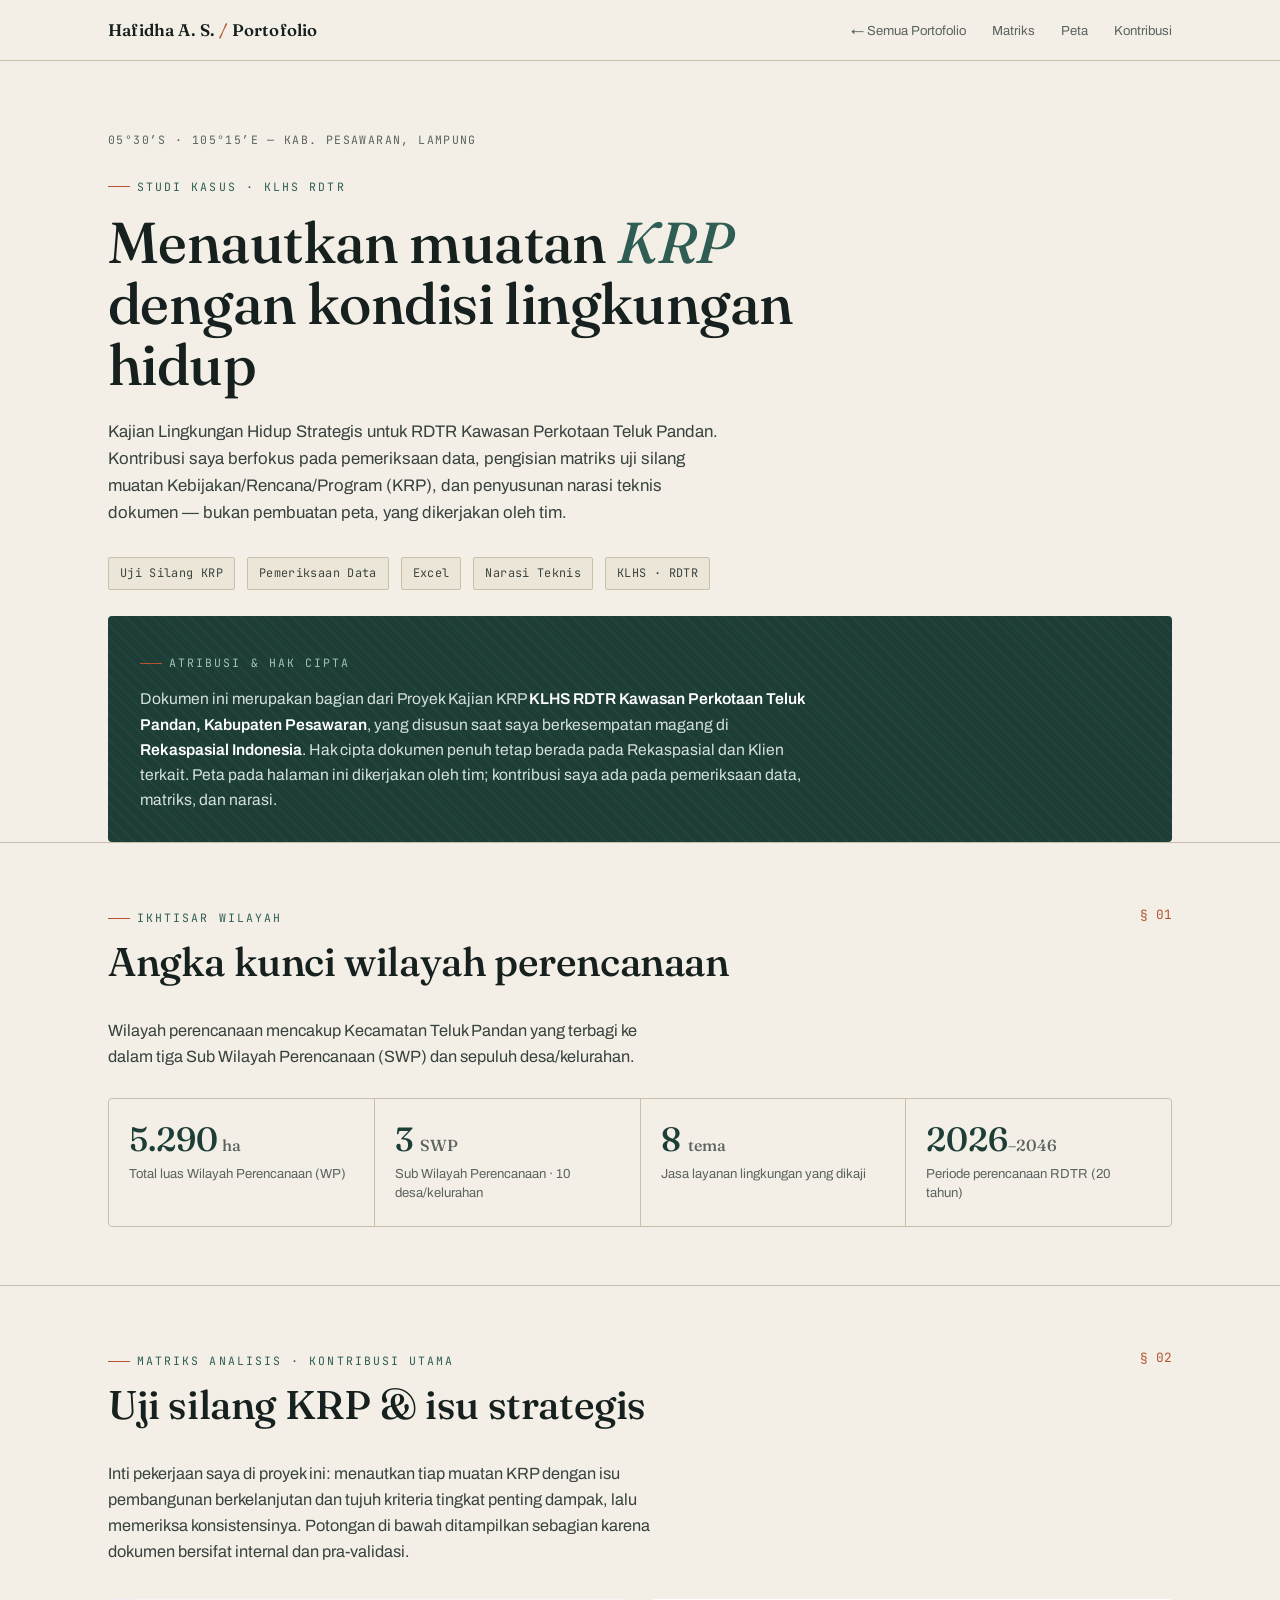
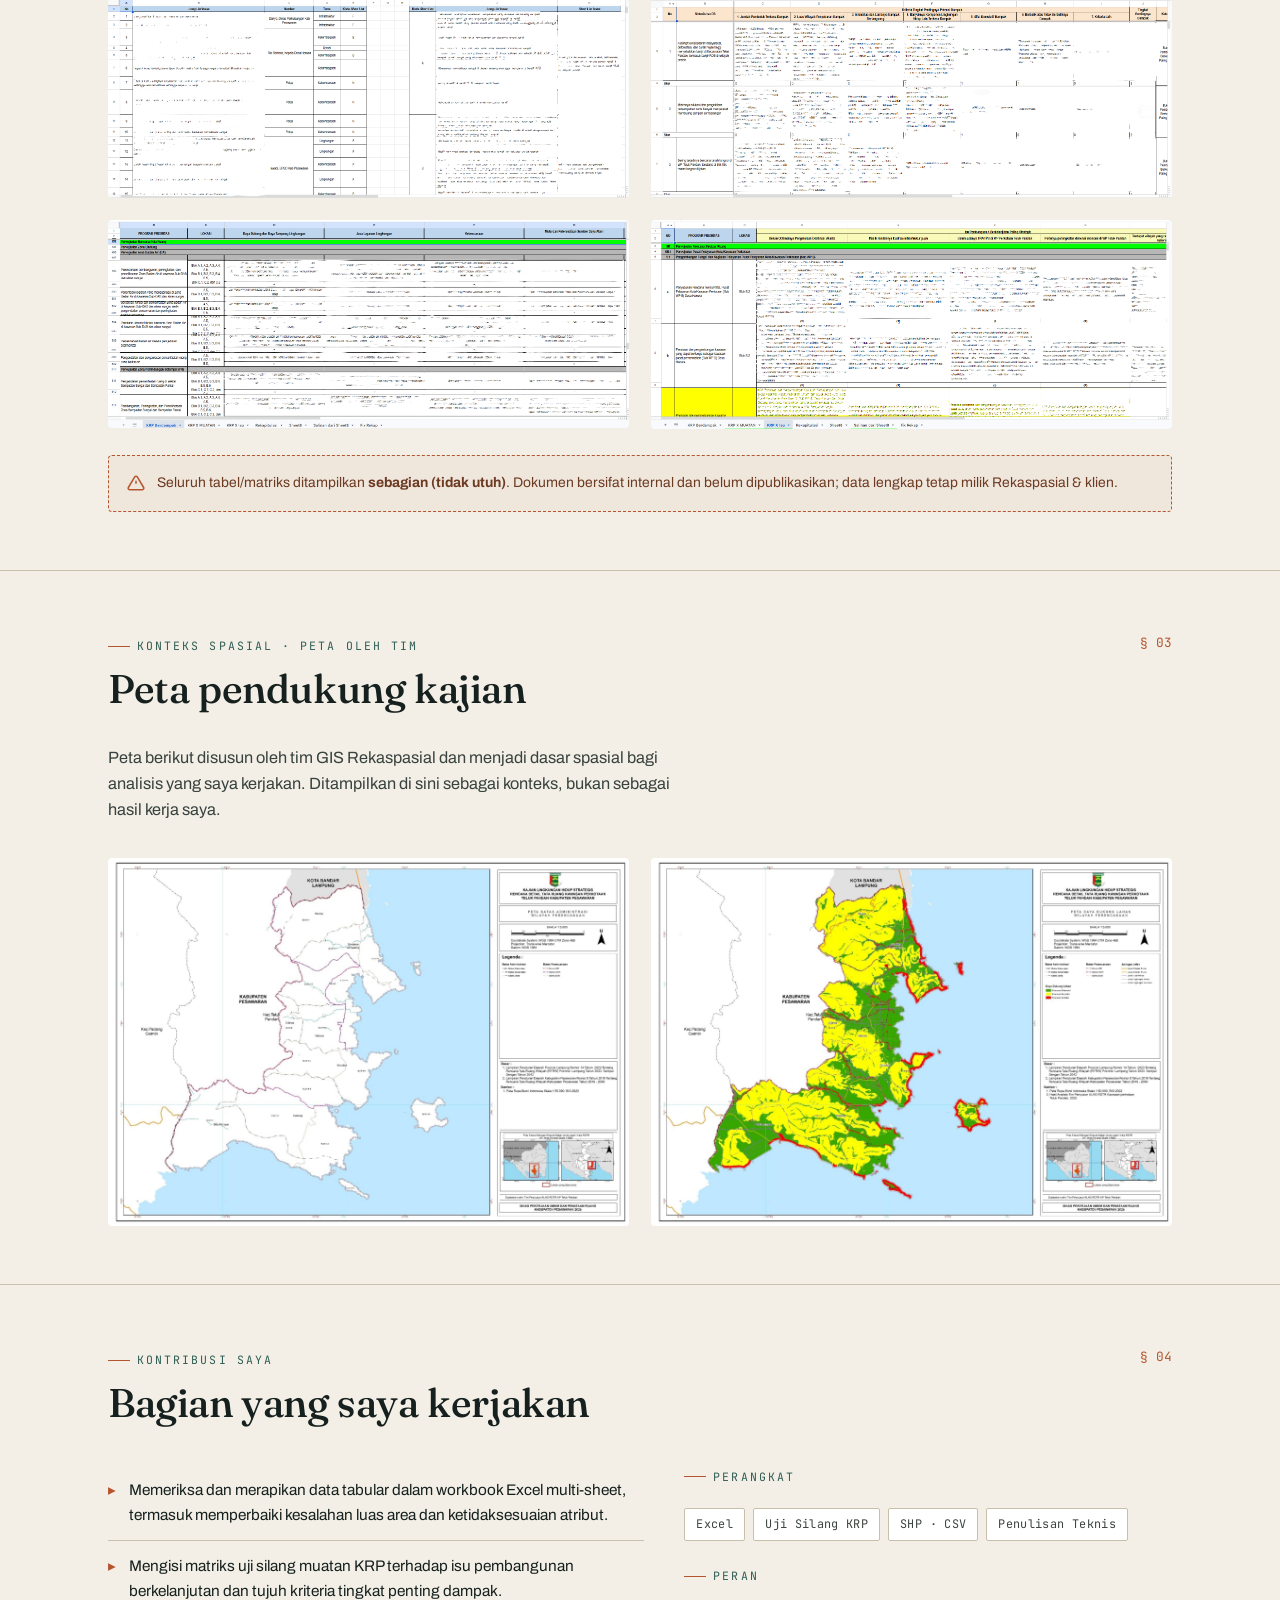
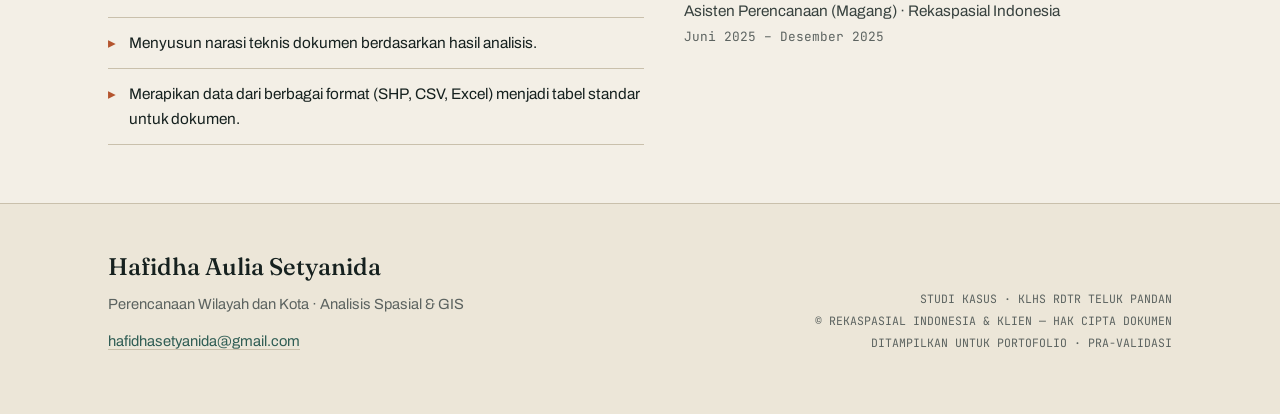
<file: projects/klhs-teluk-pandan.html>
<!DOCTYPE html>
<html lang="id">
<head>
<meta charset="UTF-8">
<meta name="viewport" content="width=device-width, initial-scale=1.0">
<title>KLHS RDTR Teluk Pandan — Hafidha Aulia Setyanida</title>
<link rel="preconnect" href="https://fonts.googleapis.com">
<link rel="preconnect" href="https://fonts.gstatic.com" crossorigin>
<link href="https://fonts.googleapis.com/css2?family=Fraunces:opsz,wght@9..144,400;9..144,500;9..144,600&family=Archivo:wght@400;500;600;700&family=JetBrains+Mono:wght@400;500&display=swap" rel="stylesheet">
<link rel="stylesheet" href="../style.css">
<style>
  .hero{padding:70px 0 26px}
  .hero .plate-no{font-family:'JetBrains Mono',monospace;font-size:.72rem;color:var(--muted);letter-spacing:.12em;margin-bottom:20px}
  .hero h1{font-family:'Fraunces',serif;font-weight:500;font-size:clamp(2.2rem,5vw,3.6rem);line-height:1.06;letter-spacing:-.01em;max-width:22ch;margin-top:16px}
  .hero h1 em{font-style:italic;color:var(--teal)}
  .hero .sub{margin-top:24px;max-width:62ch;font-size:1.05rem;color:#38423f}
  .hero .meta{margin-top:30px;display:flex;flex-wrap:wrap;gap:10px 12px}
</style>
</head>
<body>

<header class="top">
  <div class="wrap top-inner">
    <a class="brand" href="../index.html">Hafidha A. S. <span>/</span> Portofolio</a>
    <nav>
      <a href="../index.html">← Semua Portofolio</a>
      <a href="#matriks" class="hide-sm">Matriks</a>
      <a href="#peta" class="hide-sm">Peta</a>
      <a href="#peran">Kontribusi</a>
    </nav>
  </div>
</header>

<div class="hero">
  <div class="wrap">
    <div class="plate-no">05°30′S · 105°15′E — KAB. PESAWARAN, LAMPUNG</div>
    <div class="eyebrow">Studi Kasus · KLHS RDTR</div>
    <h1>Menautkan muatan <em>KRP</em> dengan kondisi lingkungan hidup</h1>
    <p class="sub">
      Kajian Lingkungan Hidup Strategis untuk RDTR Kawasan Perkotaan Teluk Pandan.
      Kontribusi saya berfokus pada pemeriksaan data, pengisian matriks uji silang
      muatan Kebijakan/Rencana/Program (KRP), dan penyusunan narasi teknis dokumen —
      bukan pembuatan peta, yang dikerjakan oleh tim.
    </p>
    <div class="meta">
      <span class="tag">Uji Silang KRP</span>
      <span class="tag">Pemeriksaan Data</span>
      <span class="tag">Excel</span>
      <span class="tag">Narasi Teknis</span>
      <span class="tag">KLHS · RDTR</span>
    </div>
  </div>
</div>

<div class="wrap">
  <div class="credit reveal">
    <div class="eyebrow">Atribusi &amp; Hak Cipta</div>
    <p>
      Dokumen ini merupakan bagian dari Proyek Kajian KRP <strong>KLHS RDTR Kawasan
      Perkotaan Teluk Pandan, Kabupaten Pesawaran</strong>, yang disusun saat saya
      berkesempatan magang di <strong>Rekaspasial Indonesia</strong>. Hak cipta dokumen
      penuh tetap berada pada Rekaspasial dan Klien terkait. Peta pada halaman ini
      dikerjakan oleh tim; kontribusi saya ada pada pemeriksaan data, matriks, dan narasi.
    </p>
  </div>
</div>

<!-- OVERVIEW -->
<section id="ikhtisar">
  <div class="wrap">
    <div class="sec-head">
      <div>
        <div class="eyebrow" style="margin-bottom:12px">Ikhtisar Wilayah</div>
        <h2>Angka kunci wilayah perencanaan</h2>
      </div>
      <span class="n">§ 01</span>
    </div>
    <p class="lead" style="margin-bottom:28px">
      Wilayah perencanaan mencakup Kecamatan Teluk Pandan yang terbagi ke dalam tiga
      Sub Wilayah Perencanaan (SWP) dan sepuluh desa/kelurahan.
    </p>
    <div class="metrics reveal">
      <div class="metric"><div class="v">5.290<small> ha</small></div><div class="l">Total luas Wilayah Perencanaan (WP)</div></div>
      <div class="metric"><div class="v">3 <small>SWP</small></div><div class="l">Sub Wilayah Perencanaan · 10 desa/kelurahan</div></div>
      <div class="metric"><div class="v">8 <small>tema</small></div><div class="l">Jasa layanan lingkungan yang dikaji</div></div>
      <div class="metric"><div class="v">2026<small>–2046</small></div><div class="l">Periode perencanaan RDTR (20 tahun)</div></div>
    </div>
  </div>
</section>

<!-- MATRIKS (kontribusi utama) -->
<section id="matriks">
  <div class="wrap">
    <div class="sec-head">
      <div>
        <div class="eyebrow" style="margin-bottom:12px">Matriks Analisis · Kontribusi Utama</div>
        <h2>Uji silang KRP &amp; isu strategis</h2>
      </div>
      <span class="n">§ 02</span>
    </div>
    <p class="lead" style="margin-bottom:34px">
      Inti pekerjaan saya di proyek ini: menautkan tiap muatan KRP dengan isu
      pembangunan berkelanjutan dan tujuh kriteria tingkat penting dampak, lalu
      memeriksa konsistensinya. Potongan di bawah ditampilkan sebagian karena dokumen
      bersifat internal dan pra-validasi.
    </p>
    <div class="ph-grid g2">
      <img src="../assets/klhs/sumber-gambar/longlist_shortlist.png" alt="Longlist dan Sinteris Shortlist Kawasan Perkotaan Teluk Pandan" onclick="zoom(this.src)" style="width:100%;border-radius:4px;">
      <img src="../assets/klhs/sumber-gambar/7dampak.png" alt="Matriks Analisis Isu PB dan Potensi Dampak Kawasan Perkotaan Teluk Pandan" onclick="zoom(this.src)" style="width:100%;border-radius:4px;">
      <img src="../assets/klhs/sumber-gambar/muatan_krp.png" alt="Muatan KRP Kawasan Perkotaan Teluk Pandan" onclick="zoom(this.src)" style="width:100%;border-radius:4px;">
      <img src="../assets/klhs/sumber-gambar/krpxisu.png" alt="Matriks Muatan KRP dan Isu PB Kawasan Perkotaan Teluk Pandan" onclick="zoom(this.src)" style="width:100%;border-radius:4px;">
    </div>
    <div class="notice">
      <svg width="18" height="18" viewBox="0 0 24 24" fill="none" stroke="#b4552f" stroke-width="2"><path d="M12 9v4M12 17h.01M10.3 3.9 1.8 18a2 2 0 0 0 1.7 3h17a2 2 0 0 0 1.7-3L13.7 3.9a2 2 0 0 0-3.4 0z"/></svg>
      <div>Seluruh tabel/matriks ditampilkan <strong>sebagian (tidak utuh)</strong>. Dokumen bersifat internal dan belum dipublikasikan; data lengkap tetap milik Rekaspasial &amp; klien.</div>
    </div>
  </div>
</section>

<!-- PETA (dikerjakan tim) -->
<section id="peta">
  <div class="wrap">
    <div class="sec-head">
      <div>
        <div class="eyebrow" style="margin-bottom:12px">Konteks Spasial · Peta oleh Tim</div>
        <h2>Peta pendukung kajian</h2>
      </div>
      <span class="n">§ 03</span>
    </div>
    <p class="lead" style="margin-bottom:34px">
      Peta berikut disusun oleh tim GIS Rekaspasial dan menjadi dasar spasial bagi
      analisis yang saya kerjakan. Ditampilkan di sini sebagai konteks, bukan sebagai
      hasil kerja saya.
    </p>
    
    <div class="ph-grid g2">
      <img src="../assets/klhs/sumber-gambar/administrasi.png" alt="Peta Administrasi Teluk Pandan" style="width:100%;border-radius:4px;">
      <img src="../assets/klhs/sumber-gambar/ddl.png" alt="Peta Daya Dukung Lahan Teluk Pandan" style="width:100%;border-radius:4px;">
    </div>
  </div>
</section>

<!-- ROLE -->
<section id="peran">
  <div class="wrap">
    <div class="sec-head">
      <div>
        <div class="eyebrow" style="margin-bottom:12px">Kontribusi Saya</div>
        <h2>Bagian yang saya kerjakan</h2>
      </div>
      <span class="n">§ 04</span>
    </div>
    <div class="role">
      <div>
        <ul>
          <li>Memeriksa dan merapikan data tabular dalam workbook Excel multi-sheet, termasuk memperbaiki kesalahan luas area dan ketidaksesuaian atribut.</li>
          <li>Mengisi matriks uji silang muatan KRP terhadap isu pembangunan berkelanjutan dan tujuh kriteria tingkat penting dampak.</li>
          <li>Menyusun narasi teknis dokumen berdasarkan hasil analisis.</li>
          <li>Merapikan data dari berbagai format (SHP, CSV, Excel) menjadi tabel standar untuk dokumen.</li>
        </ul>
      </div>
      <div>
        <div class="eyebrow" style="margin-bottom:14px">Perangkat</div>
        <div class="stack">
          <span class="tag">Excel</span><span class="tag">Uji Silang KRP</span><span class="tag">SHP · CSV</span><span class="tag">Penulisan Teknis</span>
        </div>
        <div class="eyebrow" style="margin:26px 0 14px">Peran</div>
        <p style="font-size:.96rem;color:#38423f">
          Asisten Perencanaan (Magang) · Rekaspasial Indonesia<br>
          <span style="font-family:'JetBrains Mono',monospace;font-size:.8rem;color:var(--muted)">Juni 2025 – Desember 2025</span>
        </p>
      </div>
    </div>
  </div>
</section>

<footer>
  <div class="wrap foot-inner">
    <div>
      <h3>Hafidha Aulia Setyanida</h3>
      <p style="color:var(--muted);margin-top:6px;font-size:.92rem">Perencanaan Wilayah dan Kota · Analisis Spasial &amp; GIS</p>
      <p style="margin-top:14px;font-size:.92rem"><a href="mailto:hafidhasetyanida@gmail.com">hafidhasetyanida@gmail.com</a></p>
    </div>
    <div class="foot-meta">
      STUDI KASUS · KLHS RDTR TELUK PANDAN<br>
      © REKASPASIAL INDONESIA &amp; KLIEN — HAK CIPTA DOKUMEN<br>
      DITAMPILKAN UNTUK PORTOFOLIO · PRA-VALIDASI
    </div>
  </div>
</footer>

<!-- LIGHTBOX -->
<div id="lb" onclick="closeLb()" style="display:none;position:fixed;inset:0;background:rgba(0,0,0,.85);z-index:999;justify-content:center;align-items:center;cursor:zoom-out;opacity:0;transition:opacity .25s ease;">
  <span style="position:absolute;top:18px;right:26px;font-size:2.4rem;line-height:1;color:#fff;cursor:pointer;font-family:sans-serif;">&times;</span>
  <img id="lbimg" style="max-width:92%;max-height:92%;border-radius:4px;transform:scale(.92);transition:transform .25s ease;box-shadow:0 20px 60px rgba(0,0,0,.5);">
</div>

<script>
  const io=new IntersectionObserver((es)=>{es.forEach(e=>{if(e.isIntersecting){e.target.classList.add('in');io.unobserve(e.target)}})},{threshold:.12});
  document.querySelectorAll('.reveal').forEach(el=>io.observe(el));
</script>

<!-- POP UP LIGHTBOX -->
<script>
function zoom(src){
  var lb=document.getElementById('lb'), img=document.getElementById('lbimg');
  img.src=src;
  lb.style.display='flex';
  requestAnimationFrame(function(){        // beri jeda 1 frame agar transisi jalan
    lb.style.opacity='1';
    img.style.transform='scale(1)';
  });
}
function closeLb(){
  var lb=document.getElementById('lb'), img=document.getElementById('lbimg');
  lb.style.opacity='0';
  img.style.transform='scale(.92)';
  setTimeout(function(){ lb.style.display='none'; }, 250);  // tunggu animasi selesai
}
</script>

</body>
</html>
</file>
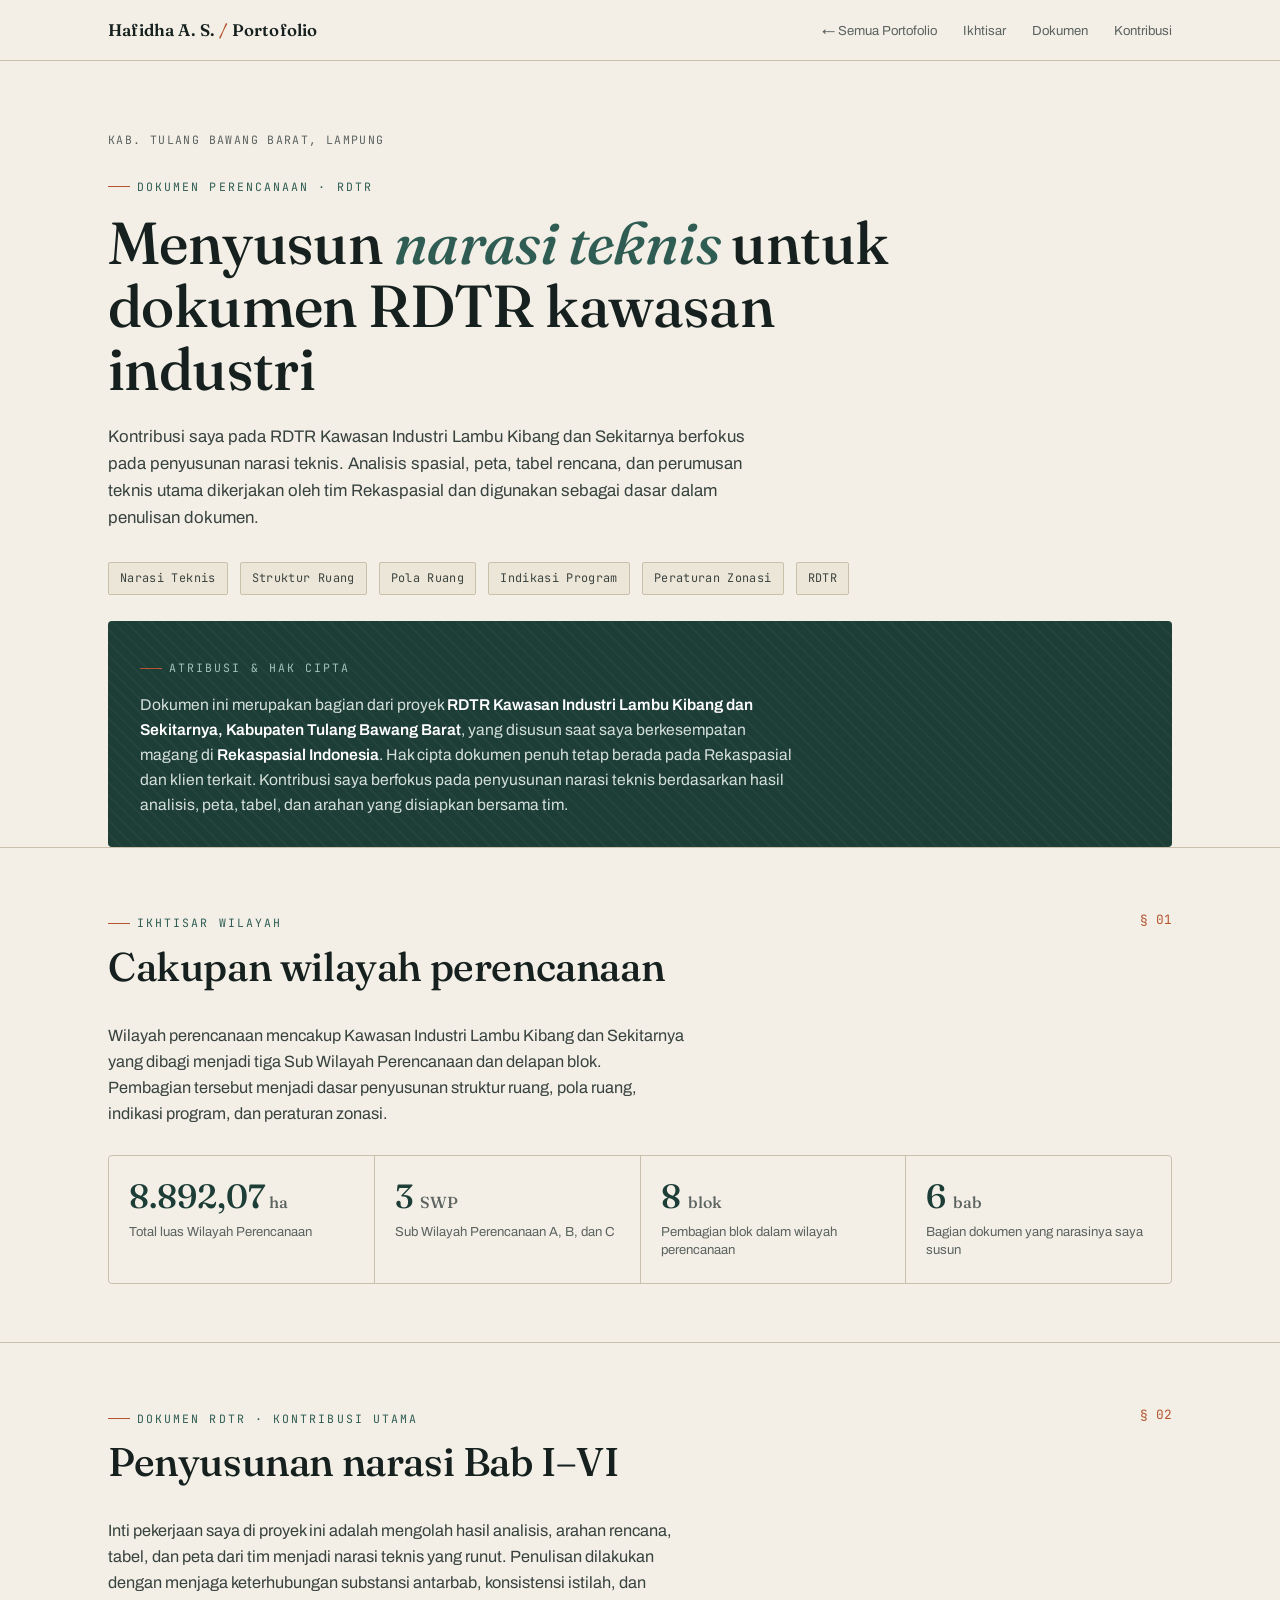
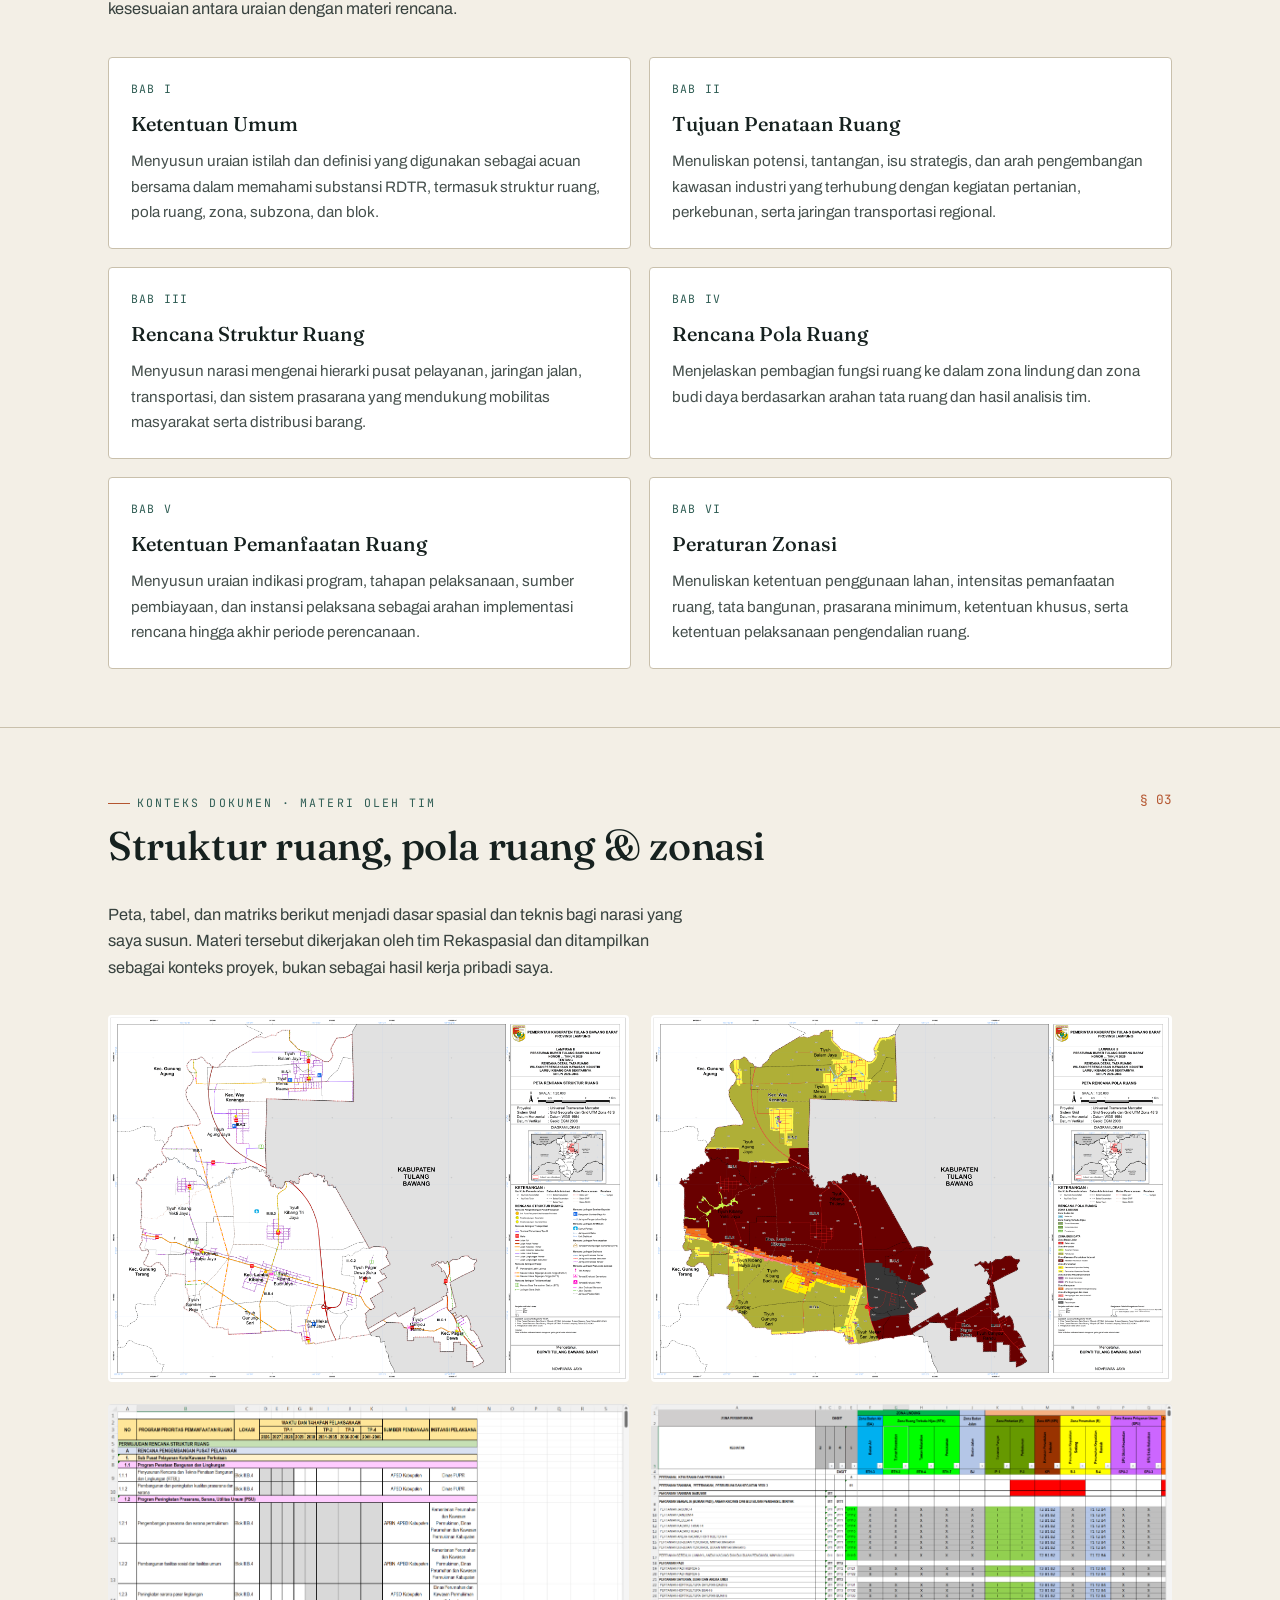
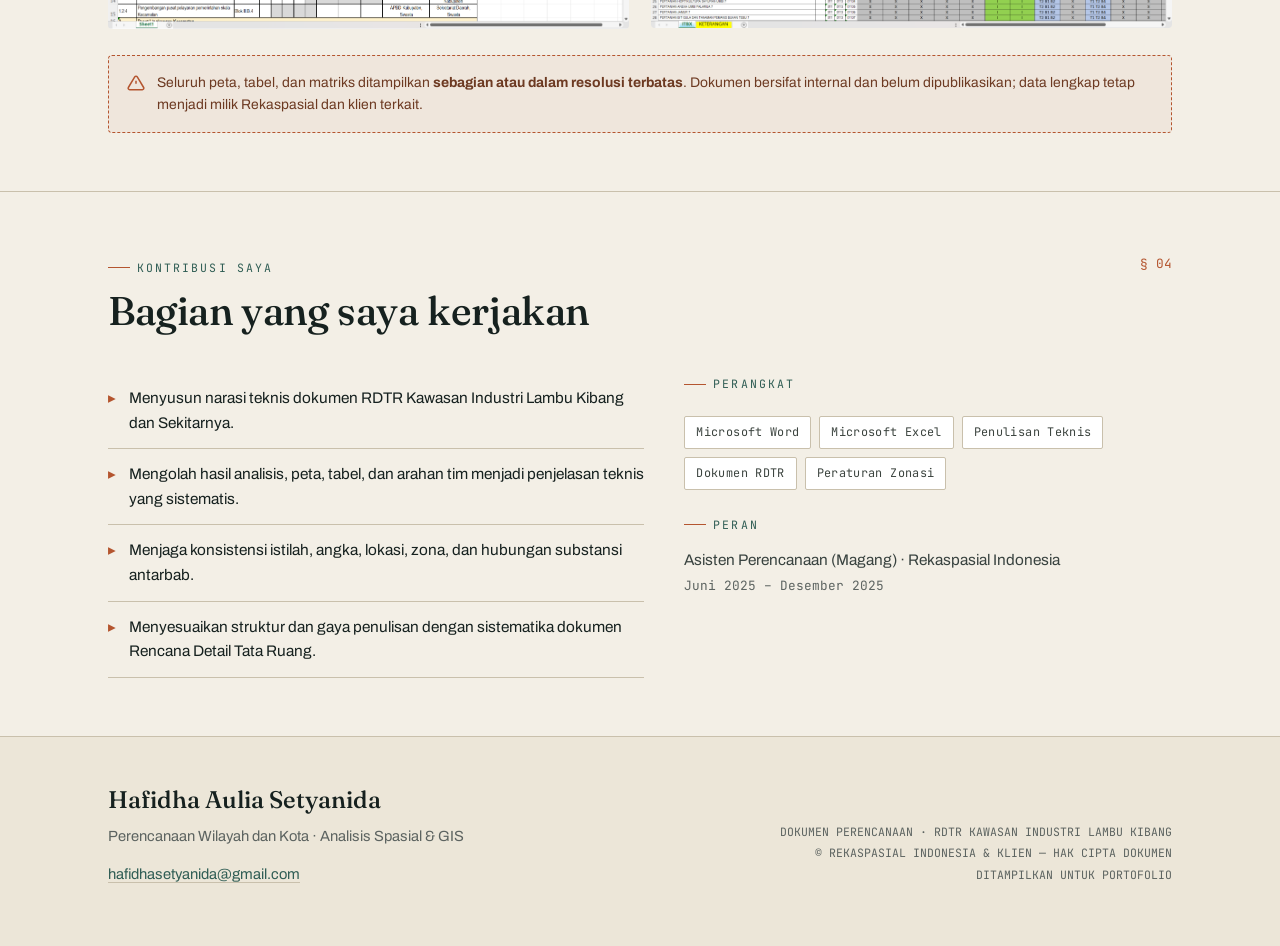
<file: projects/rdtr-lambu_kibang.html>
<!DOCTYPE html>
<html lang="id">
<head>
<meta charset="UTF-8">
<meta name="viewport" content="width=device-width, initial-scale=1.0">
<title>RDTR Kawasan Industri Lambu Kibang — Hafidha Aulia Setyanida</title>
<link rel="preconnect" href="https://fonts.googleapis.com">
<link rel="preconnect" href="https://fonts.gstatic.com" crossorigin>
<link href="https://fonts.googleapis.com/css2?family=Fraunces:opsz,wght@9..144,400;9..144,500;9..144,600&family=Archivo:wght@400;500;600;700&family=JetBrains+Mono:wght@400;500&display=swap" rel="stylesheet">
<link rel="stylesheet" href="../style.css">
<style>
  .hero{padding:70px 0 26px}
  .hero .plate-no{font-family:'JetBrains Mono',monospace;font-size:.72rem;color:var(--muted);letter-spacing:.12em;margin-bottom:20px}
  .hero h1{font-family:'Fraunces',serif;font-weight:500;font-size:clamp(2.2rem,5vw,3.7rem);line-height:1.06;letter-spacing:-.01em;max-width:22ch;margin-top:16px}
  .hero h1 em{font-style:italic;color:var(--teal)}
  .hero .sub{margin-top:24px;max-width:64ch;font-size:1.05rem;color:#38423f}
  .hero .meta{margin-top:30px;display:flex;flex-wrap:wrap;gap:10px 12px}
  .doc-grid{display:grid;grid-template-columns:repeat(2,minmax(0,1fr));gap:18px}
  .doc-card{border:1px solid var(--line);border-radius:4px;background:#fff;padding:22px}
  .doc-card .k{font-family:'JetBrains Mono',monospace;font-size:.72rem;letter-spacing:.1em;color:var(--teal);margin-bottom:10px}
  .doc-card h4{font-family:'Fraunces',serif;font-size:1.25rem;font-weight:500;margin-bottom:9px}
  .doc-card p{font-size:.95rem;color:#46504d;line-height:1.68}
  .slot-label{font-family:'JetBrains Mono',monospace;font-size:.72rem;letter-spacing:.08em;color:var(--muted);text-align:center}
  @media (max-width:760px){.doc-grid{grid-template-columns:1fr}}
</style>
</head>
<body>

<header class="top">
  <div class="wrap top-inner">
    <a class="brand" href="../index.html">Hafidha A. S. <span>/</span> Portofolio</a>
    <nav>
      <a href="../index.html">← Semua Portofolio</a>
      <a href="#ikhtisar" class="hide-sm">Ikhtisar</a>
      <a href="#dokumen" class="hide-sm">Dokumen</a>
      <a href="#peran">Kontribusi</a>
    </nav>
  </div>
</header>

<div class="hero">
  <div class="wrap">
    <div class="plate-no">KAB. TULANG BAWANG BARAT, LAMPUNG</div>
    <div class="eyebrow">Dokumen Perencanaan · RDTR</div>
    <h1>Menyusun <em>narasi teknis</em> untuk dokumen RDTR kawasan industri</h1>
    <p class="sub">
      Kontribusi saya pada RDTR Kawasan Industri Lambu Kibang dan Sekitarnya
      berfokus pada penyusunan narasi teknis. Analisis spasial, peta,
      tabel rencana, dan perumusan teknis utama dikerjakan oleh tim Rekaspasial
      dan digunakan sebagai dasar dalam penulisan dokumen.
    </p>
    <div class="meta">
      <span class="tag">Narasi Teknis</span>
      <span class="tag">Struktur Ruang</span>
      <span class="tag">Pola Ruang</span>
      <span class="tag">Indikasi Program</span>
      <span class="tag">Peraturan Zonasi</span>
      <span class="tag">RDTR</span>
    </div>
  </div>
</div>

<div class="wrap">
  <div class="credit reveal">
    <div class="eyebrow">Atribusi &amp; Hak Cipta</div>
    <p>
      Dokumen ini merupakan bagian dari proyek <strong>RDTR Kawasan Industri
      Lambu Kibang dan Sekitarnya, Kabupaten Tulang Bawang Barat</strong>, yang
      disusun saat saya berkesempatan magang di <strong>Rekaspasial Indonesia</strong>.
      Hak cipta dokumen penuh tetap berada pada Rekaspasial dan klien terkait.
      Kontribusi saya berfokus pada penyusunan narasi teknis berdasarkan
      hasil analisis, peta, tabel, dan arahan yang disiapkan bersama tim.
    </p>
  </div>
</div>

<!-- OVERVIEW -->
<section id="ikhtisar">
  <div class="wrap">
    <div class="sec-head">
      <div>
        <div class="eyebrow" style="margin-bottom:12px">Ikhtisar Wilayah</div>
        <h2>Cakupan wilayah perencanaan</h2>
      </div>
      <span class="n">§ 01</span>
    </div>
    <p class="lead" style="margin-bottom:28px">
      Wilayah perencanaan mencakup Kawasan Industri Lambu Kibang dan Sekitarnya
      yang dibagi menjadi tiga Sub Wilayah Perencanaan dan delapan blok.
      Pembagian tersebut menjadi dasar penyusunan struktur ruang, pola ruang,
      indikasi program, dan peraturan zonasi.
    </p>
    <div class="metrics reveal">
      <div class="metric">
        <div class="v">8.892,07<small> ha</small></div>
        <div class="l">Total luas Wilayah Perencanaan</div>
      </div>
      <div class="metric">
        <div class="v">3 <small>SWP</small></div>
        <div class="l">Sub Wilayah Perencanaan A, B, dan C</div>
      </div>
      <div class="metric">
        <div class="v">8 <small>blok</small></div>
        <div class="l">Pembagian blok dalam wilayah perencanaan</div>
      </div>
      <div class="metric">
        <div class="v">6 <small>bab</small></div>
        <div class="l">Bagian dokumen yang narasinya saya susun</div>
      </div>
    </div>
  </div>
</section>

<!-- DOCUMENT STRUCTURE -->
<section id="dokumen">
  <div class="wrap">
    <div class="sec-head">
      <div>
        <div class="eyebrow" style="margin-bottom:12px">Dokumen RDTR · Kontribusi Utama</div>
        <h2>Penyusunan narasi Bab I–VI</h2>
      </div>
      <span class="n">§ 02</span>
    </div>
    <p class="lead" style="margin-bottom:34px">
      Inti pekerjaan saya di proyek ini adalah mengolah hasil analisis, arahan
      rencana, tabel, dan peta dari tim menjadi narasi teknis yang runut.
      Penulisan dilakukan dengan menjaga keterhubungan substansi antarbab,
      konsistensi istilah, dan kesesuaian antara uraian dengan materi rencana.
    </p>

    <div class="doc-grid">
      <div class="doc-card reveal">
        <div class="k">BAB I</div>
        <h4>Ketentuan Umum</h4>
        <p>
          Menyusun uraian istilah dan definisi yang digunakan sebagai acuan
          bersama dalam memahami substansi RDTR, termasuk struktur ruang,
          pola ruang, zona, subzona, dan blok.
        </p>
      </div>

      <div class="doc-card reveal">
        <div class="k">BAB II</div>
        <h4>Tujuan Penataan Ruang</h4>
        <p>
          Menuliskan potensi, tantangan, isu strategis, dan arah pengembangan
          kawasan industri yang terhubung dengan kegiatan pertanian,
          perkebunan, serta jaringan transportasi regional.
        </p>
      </div>

      <div class="doc-card reveal">
        <div class="k">BAB III</div>
        <h4>Rencana Struktur Ruang</h4>
        <p>
          Menyusun narasi mengenai hierarki pusat pelayanan, jaringan jalan,
          transportasi, dan sistem prasarana yang mendukung mobilitas
          masyarakat serta distribusi barang.
        </p>
      </div>

      <div class="doc-card reveal">
        <div class="k">BAB IV</div>
        <h4>Rencana Pola Ruang</h4>
        <p>
          Menjelaskan pembagian fungsi ruang ke dalam zona lindung dan zona
          budi daya berdasarkan arahan tata ruang dan hasil analisis tim.
        </p>
      </div>

      <div class="doc-card reveal">
        <div class="k">BAB V</div>
        <h4>Ketentuan Pemanfaatan Ruang</h4>
        <p>
          Menyusun uraian indikasi program, tahapan pelaksanaan, sumber
          pembiayaan, dan instansi pelaksana sebagai arahan implementasi
          rencana hingga akhir periode perencanaan.
        </p>
      </div>

      <div class="doc-card reveal">
        <div class="k">BAB VI</div>
        <h4>Peraturan Zonasi</h4>
        <p>
          Menuliskan ketentuan penggunaan lahan, intensitas pemanfaatan ruang,
          tata bangunan, prasarana minimum, ketentuan khusus, serta ketentuan
          pelaksanaan pengendalian ruang.
        </p>
      </div>
    </div>
  </div>
</section>

<!-- SUPPORTING MATERIAL -->
<section id="materi">
  <div class="wrap">
    <div class="sec-head">
      <div>
        <div class="eyebrow" style="margin-bottom:12px">Konteks Dokumen · Materi oleh Tim</div>
        <h2>Struktur ruang, pola ruang &amp; zonasi</h2>
      </div>
      <span class="n">§ 03</span>
    </div>
    <p class="lead" style="margin-bottom:34px">
      Peta, tabel, dan matriks berikut menjadi dasar spasial dan teknis bagi
      narasi yang saya susun. Materi tersebut dikerjakan oleh tim Rekaspasial
      dan ditampilkan sebagai konteks proyek, bukan sebagai hasil kerja pribadi saya.
    </p>

    <!-- Ganti setiap slot dengan elemen <img> setelah gambar dimasukkan ke folder assets. -->
    <div class="ph-grid g2">
      <img src="../assets/rdtr/sumber-gambar/struktur_ruang.png" alt="Peta rencana struktur ruang kawasan industri Lambu Kibang" draggable="false" style="width:100%;border-radius:4px;">
      <img src="../assets/rdtr/sumber-gambar/pola_ruang.png" alt="Peta rencana pola ruang kawasan industri Lambu Kibang" style="width:100%;border-radius:4px;">
      <img src="../assets/rdtr/sumber-gambar/indikasi_program.png" alt="Indikasi program" style="width:100%;border-radius:4px;">
      <img src="../assets/rdtr/sumber-gambar/itbx.png" alt="Matriks ITBX peraturan zonasi" style="width:100%;border-radius:4px;">
    </div>

    <div class="notice">
      <svg width="18" height="18" viewBox="0 0 24 24" fill="none" stroke="#b4552f" stroke-width="2">
        <path d="M12 9v4M12 17h.01M10.3 3.9 1.8 18a2 2 0 0 0 1.7 3h17a2 2 0 0 0 1.7-3L13.7 3.9a2 2 0 0 0-3.4 0z"/>
      </svg>
      <div>
        Seluruh peta, tabel, dan matriks ditampilkan <strong>sebagian atau dalam
        resolusi terbatas</strong>. Dokumen bersifat internal dan belum dipublikasikan;
        data lengkap tetap menjadi milik Rekaspasial dan klien terkait.
      </div>
    </div>
  </div>
</section>

<!-- ROLE -->
<section id="peran">
  <div class="wrap">
    <div class="sec-head">
      <div>
        <div class="eyebrow" style="margin-bottom:12px">Kontribusi Saya</div>
        <h2>Bagian yang saya kerjakan</h2>
      </div>
      <span class="n">§ 04</span>
    </div>
    <div class="role">
      <div>
        <ul>
          <li>Menyusun narasi teknis dokumen RDTR Kawasan Industri Lambu Kibang dan Sekitarnya.</li>
          <li>Mengolah hasil analisis, peta, tabel, dan arahan tim menjadi penjelasan teknis yang sistematis.</li>
          <li>Menjaga konsistensi istilah, angka, lokasi, zona, dan hubungan substansi antarbab.</li>
          <li>Menyesuaikan struktur dan gaya penulisan dengan sistematika dokumen Rencana Detail Tata Ruang.</li>
        </ul>
      </div>
      <div>
        <div class="eyebrow" style="margin-bottom:14px">Perangkat</div>
        <div class="stack">
          <span class="tag">Microsoft Word</span>
          <span class="tag">Microsoft Excel</span>
          <span class="tag">Penulisan Teknis</span>
          <span class="tag">Dokumen RDTR</span>
          <span class="tag">Peraturan Zonasi</span>
        </div>
        <div class="eyebrow" style="margin:26px 0 14px">Peran</div>
        <p style="font-size:.96rem;color:#38423f">
          Asisten Perencanaan (Magang) · Rekaspasial Indonesia<br>
          <span style="font-family:'JetBrains Mono',monospace;font-size:.8rem;color:var(--muted)">Juni 2025 – Desember 2025</span>
        </p>
      </div>
    </div>
  </div>
</section>

<footer>
  <div class="wrap foot-inner">
    <div>
      <h3>Hafidha Aulia Setyanida</h3>
      <p style="color:var(--muted);margin-top:6px;font-size:.92rem">Perencanaan Wilayah dan Kota · Analisis Spasial &amp; GIS</p>
      <p style="margin-top:14px;font-size:.92rem"><a href="mailto:hafidhasetyanida@gmail.com">hafidhasetyanida@gmail.com</a></p>
    </div>
    <div class="foot-meta">
      DOKUMEN PERENCANAAN · RDTR KAWASAN INDUSTRI LAMBU KIBANG<br>
      © REKASPASIAL INDONESIA &amp; KLIEN — HAK CIPTA DOKUMEN<br>
      DITAMPILKAN UNTUK PORTOFOLIO
    </div>
  </div>
</footer>

<script>
  const io = new IntersectionObserver((entries) => {
    entries.forEach((entry) => {
      if (entry.isIntersecting) {
        entry.target.classList.add('in');
        io.unobserve(entry.target);
      }
    });
  }, { threshold: .12 });

  document.querySelectorAll('.reveal').forEach((element) => io.observe(element));
</script>

</body>
</html>
</file>
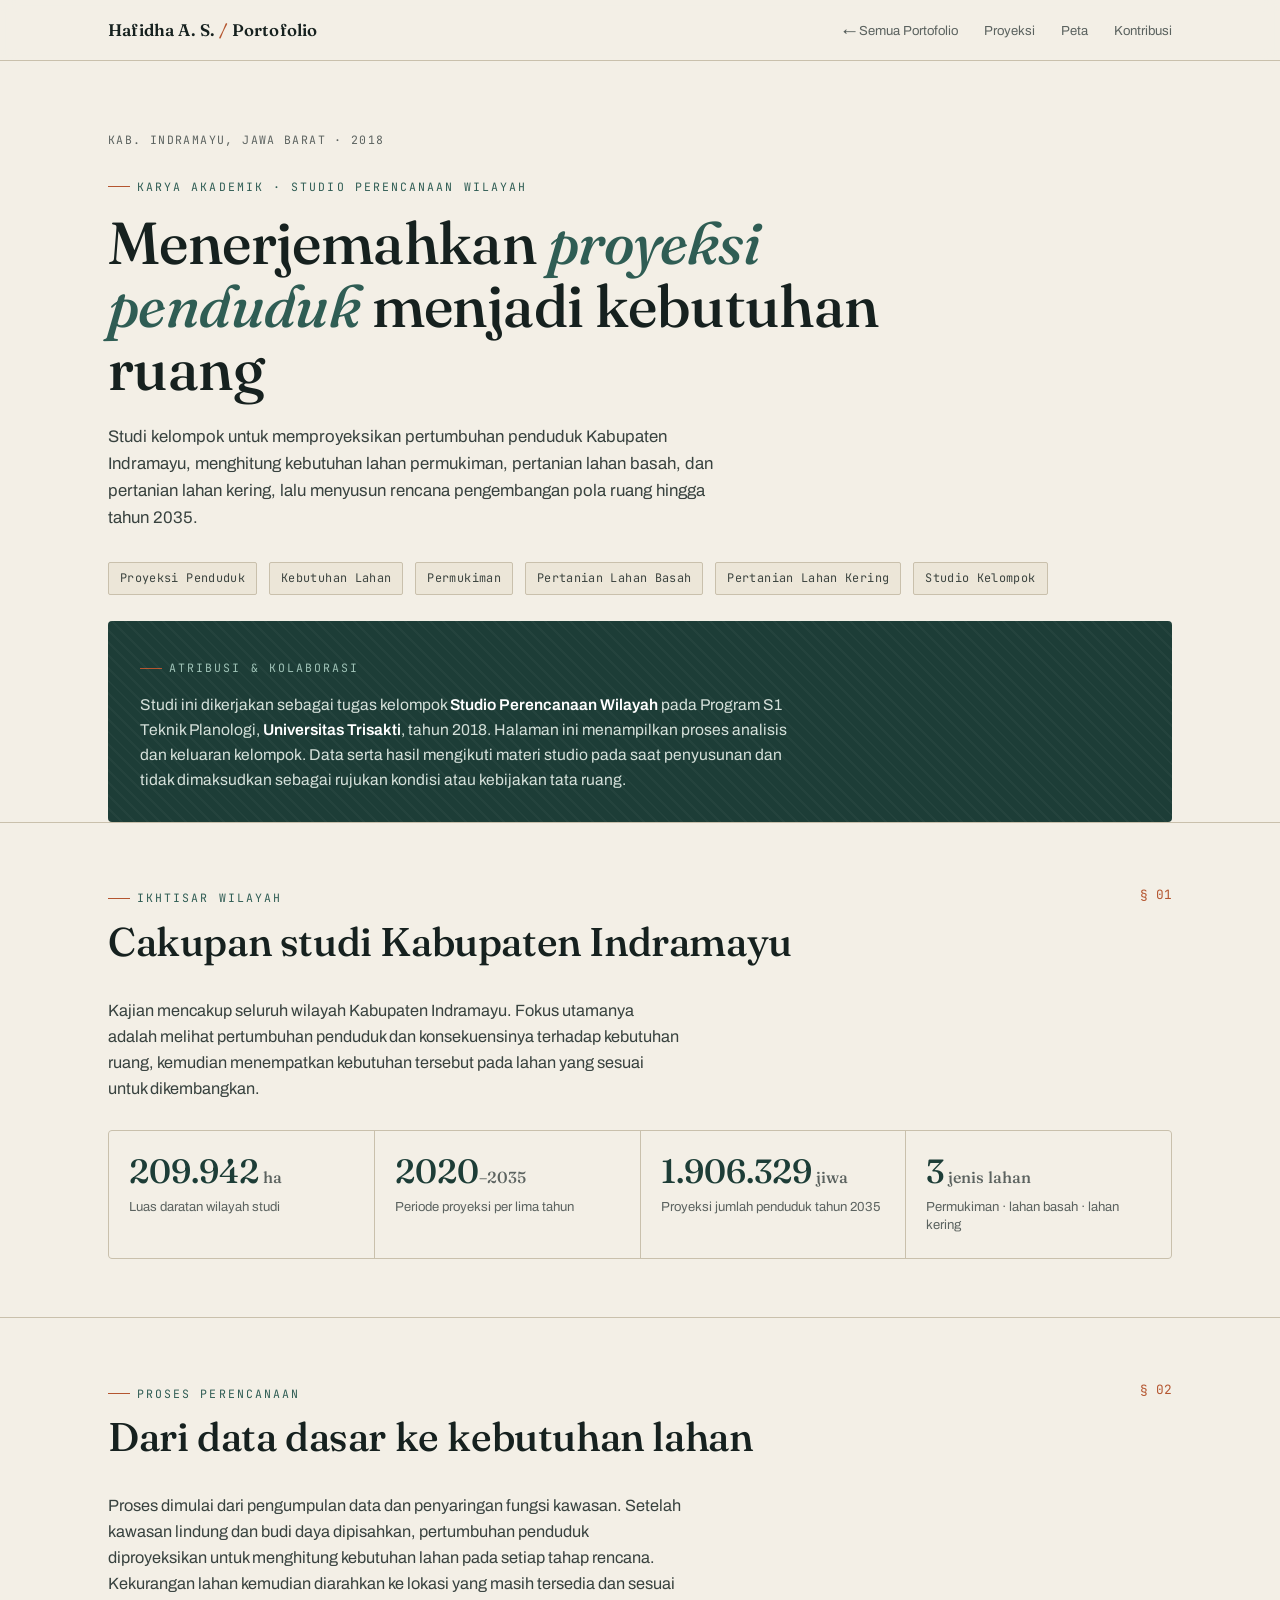
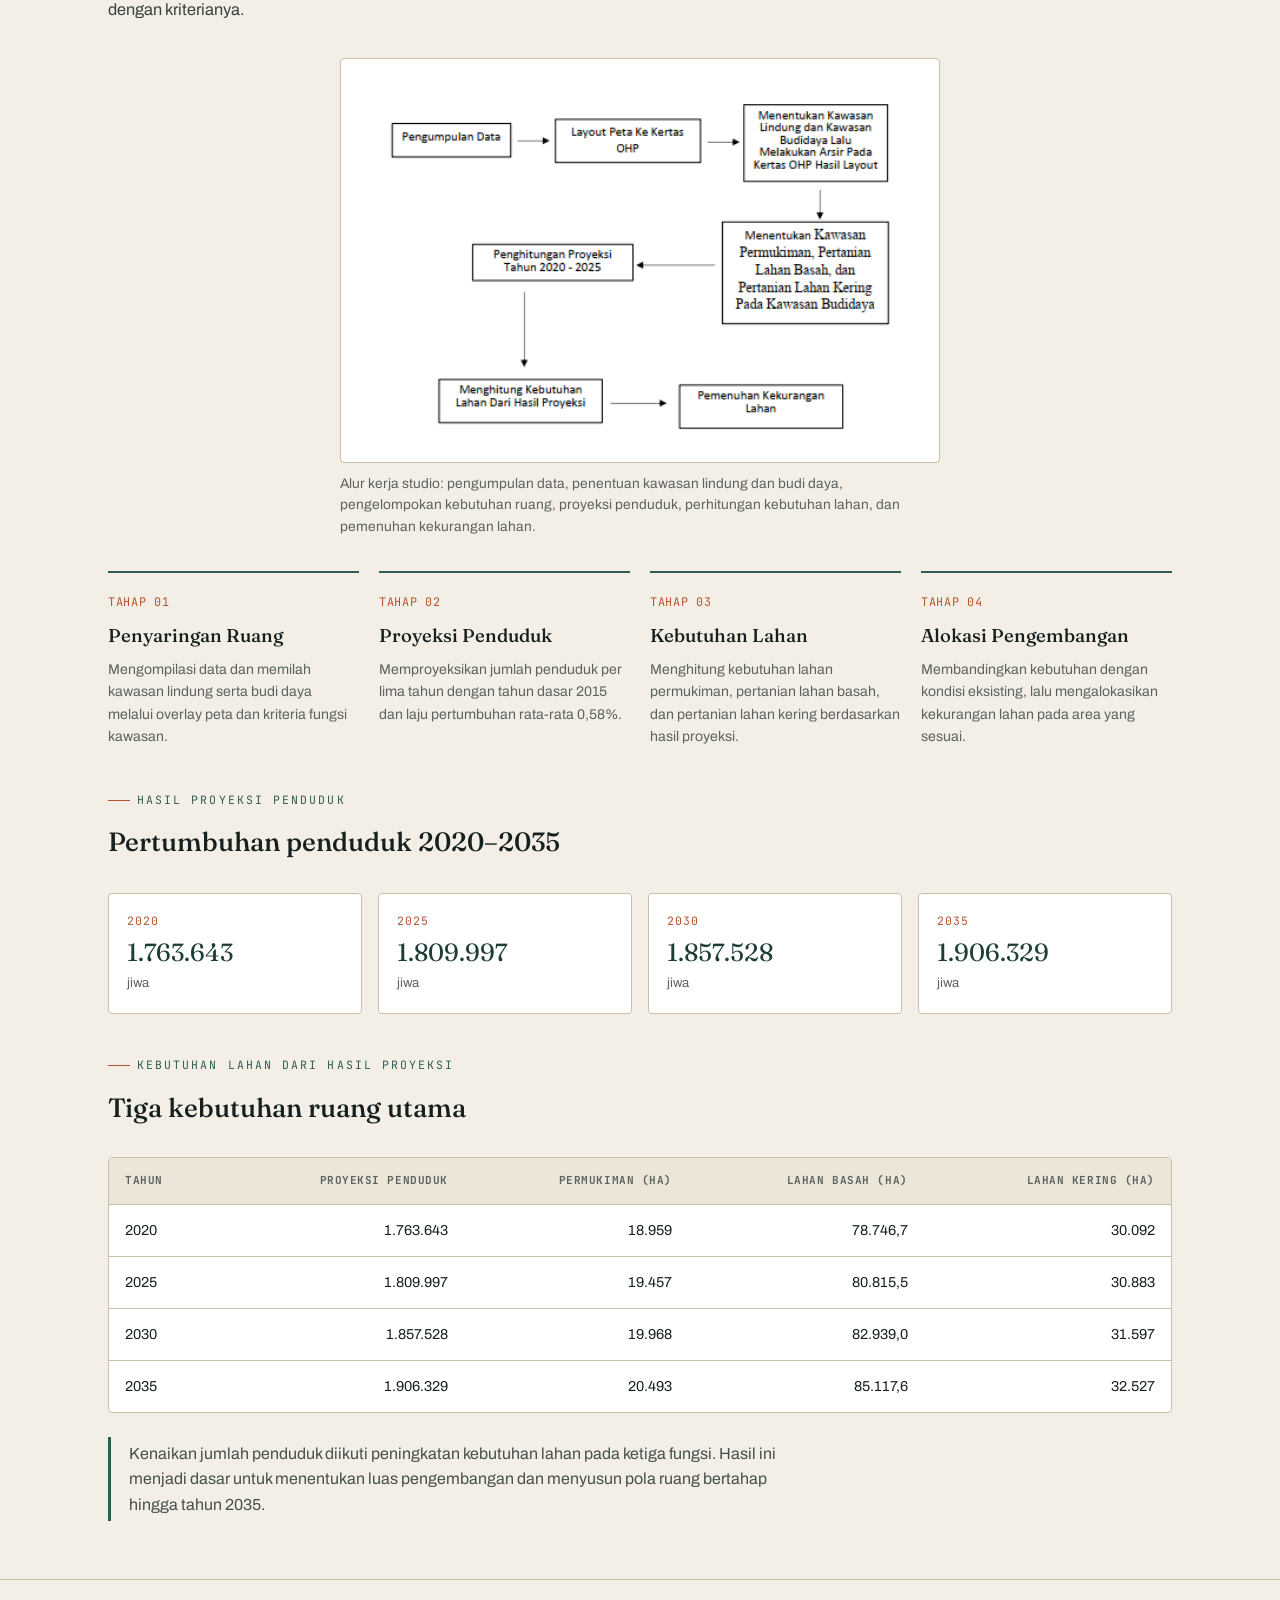
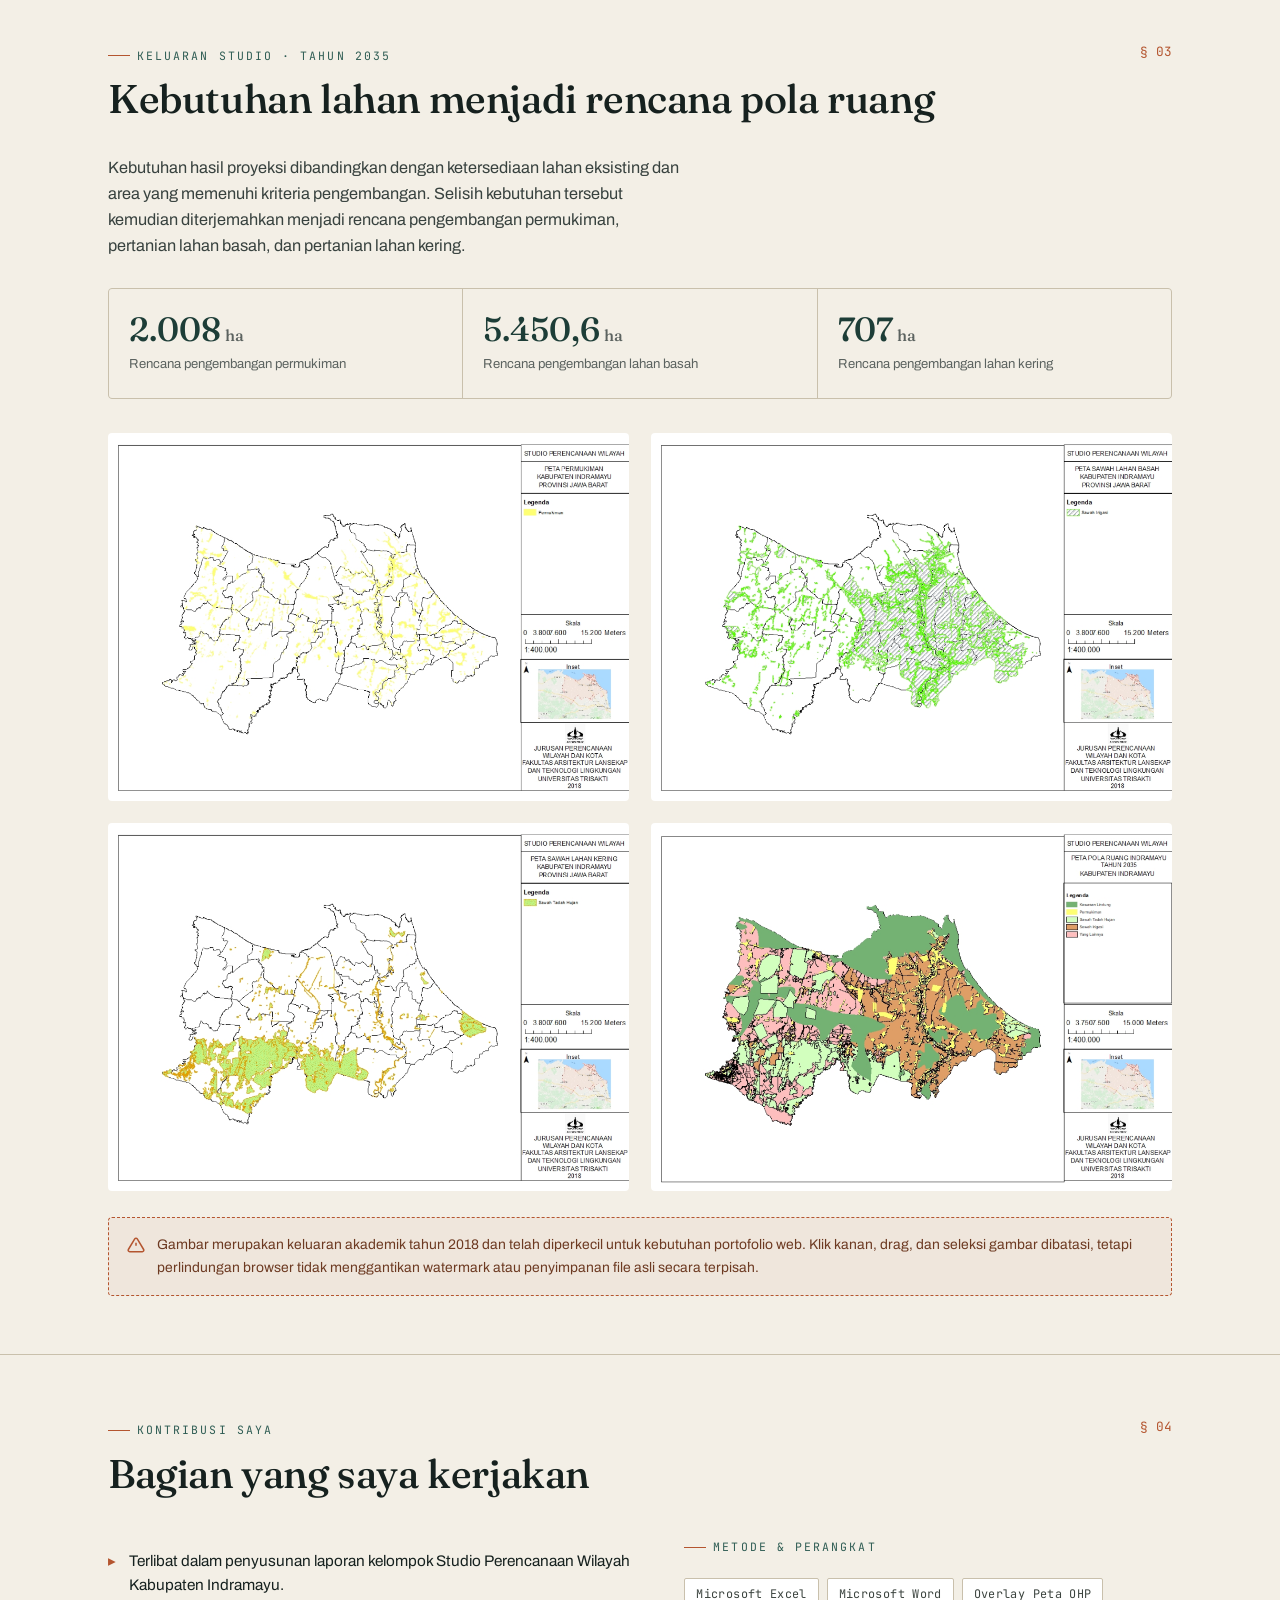
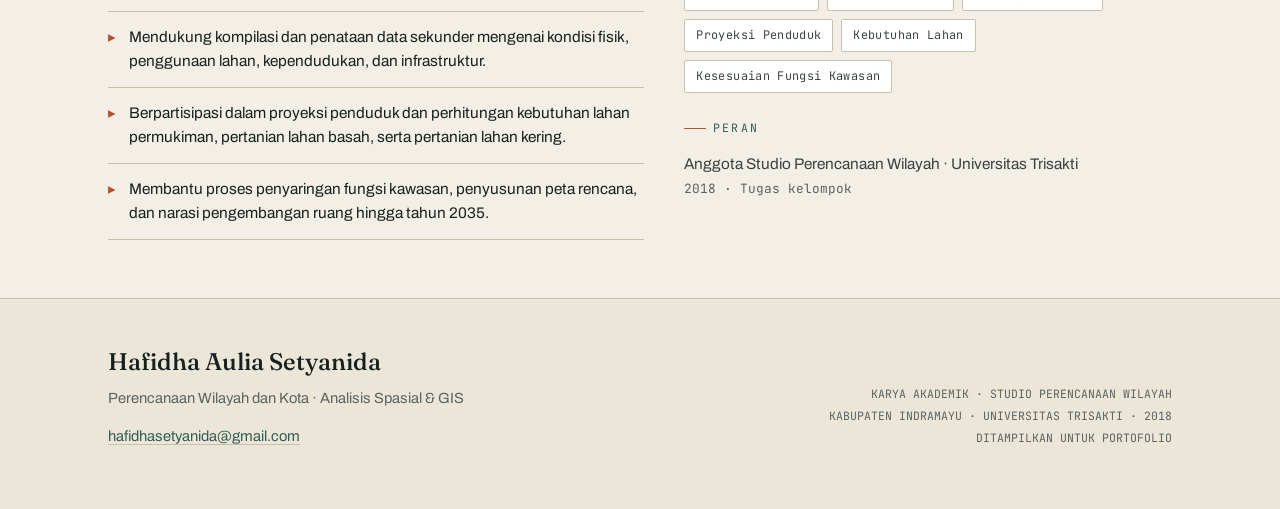
<file: projects/rtrw-indramayu.html>
<!DOCTYPE html>
<html lang="id">
<head>
<meta charset="UTF-8">
<meta name="viewport" content="width=device-width, initial-scale=1.0">
<title>Studio Perencanaan Wilayah Indramayu — Hafidha Aulia Setyanida</title>
<link rel="preconnect" href="https://fonts.googleapis.com">
<link rel="preconnect" href="https://fonts.gstatic.com" crossorigin>
<link href="https://fonts.googleapis.com/css2?family=Fraunces:opsz,wght@9..144,400;9..144,500;9..144,600&family=Archivo:wght@400;500;600;700&family=JetBrains+Mono:wght@400;500&display=swap" rel="stylesheet">
<link rel="stylesheet" href="../style.css">
<style>
  .hero{padding:70px 0 26px}
  .hero .plate-no{font-family:'JetBrains Mono',monospace;font-size:.72rem;color:var(--muted);letter-spacing:.12em;margin-bottom:20px}
  .hero h1{font-family:'Fraunces',serif;font-weight:500;font-size:clamp(2.2rem,5vw,3.7rem);line-height:1.06;letter-spacing:-.01em;max-width:22ch;margin-top:16px}
  .hero h1 em{font-style:italic;color:var(--teal)}
  .hero .sub{margin-top:24px;max-width:64ch;font-size:1.05rem;color:#38423f}
  .hero .meta{margin-top:30px;display:flex;flex-wrap:wrap;gap:10px 12px}
  .protected-media{position:relative;overflow:hidden;user-select:none;-webkit-user-select:none;-webkit-touch-callout:none;background:#fff;border:1px solid var(--line);border-radius:4px}
  .protected-media img{display:block;width:100%;height:auto;pointer-events:none;user-select:none;-webkit-user-select:none;-webkit-user-drag:none}
  .protected-media::after{content:"";position:absolute;inset:0;z-index:2;background:transparent}
  .media-card{margin:0}
  .media-card figcaption{font-size:.86rem;line-height:1.55;color:var(--muted);margin-top:10px}
  .workflow{max-width:900px;margin:0 auto 34px}
  .workflow .protected-media{padding:18px;background:#fff}
  .workflow img{max-width:100%;margin:0 auto}
  .projection-years{display:grid;grid-template-columns:repeat(4,1fr);gap:16px;margin-top:30px}
  .year-card{background:#fff;border:1px solid var(--line);border-radius:4px;padding:18px 18px 20px}
  .year-card .year{font-family:'JetBrains Mono',monospace;font-size:.72rem;letter-spacing:.09em;color:var(--clay)}
  .year-card .population{font-family:'Fraunces',serif;font-size:1.55rem;color:var(--teal-deep);margin-top:8px;line-height:1.1}
  .year-card .label{font-size:.82rem;color:var(--muted);margin-top:6px}
  .table-wrap{overflow-x:auto;margin-top:28px;border:1px solid var(--line);border-radius:4px;background:#fff}
  .data-table{width:100%;min-width:760px;border-collapse:collapse}
  .data-table th,.data-table td{padding:14px 16px;text-align:right;border-bottom:1px solid var(--line);font-size:.9rem}
  .data-table th:first-child,.data-table td:first-child{text-align:left}
  .data-table th{font-family:'JetBrains Mono',monospace;font-size:.69rem;letter-spacing:.05em;color:var(--muted);text-transform:uppercase;background:var(--paper-2)}
  .data-table tbody tr:last-child td{border-bottom:0}
  .data-table tbody tr:hover{background:#fbfcfa}
  .result-note{border-left:3px solid var(--teal);padding:4px 0 4px 18px;margin-top:24px;color:#46504d;max-width:76ch}
  @media(max-width:880px){.projection-years{grid-template-columns:repeat(2,1fr)}}
  @media(max-width:760px){.analysis-visuals{grid-template-columns:1fr!important}}
  @media(max-width:520px){.projection-years{grid-template-columns:1fr}.workflow .protected-media{padding:8px}}
</style>
</head>
<body>

<header class="top">
  <div class="wrap top-inner">
    <a class="brand" href="../index.html">Hafidha A. S. <span>/</span> Portofolio</a>
    <nav>
      <a href="../index.html">← Semua Portofolio</a>
      <a href="#proyeksi" class="hide-sm">Proyeksi</a>
      <a href="#peta" class="hide-sm">Peta</a>
      <a href="#peran">Kontribusi</a>
    </nav>
  </div>
</header>

<div class="hero">
  <div class="wrap">
    <div class="plate-no">KAB. INDRAMAYU, JAWA BARAT · 2018</div>
    <div class="eyebrow">Karya Akademik · Studio Perencanaan Wilayah</div>
    <h1>Menerjemahkan <em>proyeksi penduduk</em> menjadi kebutuhan ruang</h1>
    <p class="sub">
      Studi kelompok untuk memproyeksikan pertumbuhan penduduk Kabupaten Indramayu,
      menghitung kebutuhan lahan permukiman, pertanian lahan basah, dan pertanian
      lahan kering, lalu menyusun rencana pengembangan pola ruang hingga tahun 2035.
    </p>
    <div class="meta">
      <span class="tag">Proyeksi Penduduk</span>
      <span class="tag">Kebutuhan Lahan</span>
      <span class="tag">Permukiman</span>
      <span class="tag">Pertanian Lahan Basah</span>
      <span class="tag">Pertanian Lahan Kering</span>
      <span class="tag">Studio Kelompok</span>
    </div>
  </div>
</div>

<div class="wrap">
  <div class="credit reveal">
    <div class="eyebrow">Atribusi &amp; Kolaborasi</div>
    <p>
      Studi ini dikerjakan sebagai tugas kelompok <strong>Studio Perencanaan Wilayah</strong>
      pada Program S1 Teknik Planologi, <strong>Universitas Trisakti</strong>, tahun 2018.
      Halaman ini menampilkan proses analisis dan keluaran kelompok. Data serta hasil
      mengikuti materi studio pada saat penyusunan dan tidak dimaksudkan sebagai rujukan
      kondisi atau kebijakan tata ruang.
    </p>
  </div>
</div>

<!-- OVERVIEW -->
<section id="ikhtisar">
  <div class="wrap">
    <div class="sec-head">
      <div>
        <div class="eyebrow" style="margin-bottom:12px">Ikhtisar Wilayah</div>
        <h2>Cakupan studi Kabupaten Indramayu</h2>
      </div>
      <span class="n">§ 01</span>
    </div>
    <p class="lead" style="margin-bottom:28px">
      Kajian mencakup seluruh wilayah Kabupaten Indramayu. Fokus utamanya adalah
      melihat pertumbuhan penduduk dan konsekuensinya terhadap kebutuhan ruang,
      kemudian menempatkan kebutuhan tersebut pada lahan yang sesuai untuk dikembangkan.
    </p>
    <div class="metrics reveal">
      <div class="metric"><div class="v">209.942<small> ha</small></div><div class="l">Luas daratan wilayah studi</div></div>
      <div class="metric"><div class="v">2020<small>–2035</small></div><div class="l">Periode proyeksi per lima tahun</div></div>
      <div class="metric"><div class="v">1.906.329<small> jiwa</small></div><div class="l">Proyeksi jumlah penduduk tahun 2035</div></div>
      <div class="metric"><div class="v">3<small> jenis lahan</small></div><div class="l">Permukiman · lahan basah · lahan kering</div></div>
    </div>
  </div>
</section>

<!-- PROJECTION -->
<section id="proyeksi">
  <div class="wrap">
    <div class="sec-head">
      <div>
        <div class="eyebrow" style="margin-bottom:12px">Proses Perencanaan</div>
        <h2>Dari data dasar ke kebutuhan lahan</h2>
      </div>
      <span class="n">§ 02</span>
    </div>
    <p class="lead" style="margin-bottom:34px">
      Proses dimulai dari pengumpulan data dan penyaringan fungsi kawasan. Setelah
      kawasan lindung dan budi daya dipisahkan, pertumbuhan penduduk diproyeksikan
      untuk menghitung kebutuhan lahan pada setiap tahap rencana. Kekurangan lahan
      kemudian diarahkan ke lokasi yang masih tersedia dan sesuai dengan kriterianya.
    </p>

    <figure class="media-card workflow reveal" style="max-width:600px">
      <div class="protected-media" data-protected-media>
        <img src="../assets/rtrw/sumber-gambar/workflow.png" alt="Diagram tahapan kerja Studio Perencanaan Wilayah Kabupaten Indramayu" draggable="false" loading="lazy">
      </div>
      <figcaption>
        Alur kerja studio: pengumpulan data, penentuan kawasan lindung dan budi daya,
        pengelompokan kebutuhan ruang, proyeksi penduduk, perhitungan kebutuhan lahan,
        dan pemenuhan kekurangan lahan.
      </figcaption>
    </figure>

    <div class="steps">
      <div class="step reveal"><div class="k">TAHAP 01</div><h4>Penyaringan Ruang</h4><p>Mengompilasi data dan memilah kawasan lindung serta budi daya melalui overlay peta dan kriteria fungsi kawasan.</p></div>
      <div class="step reveal"><div class="k">TAHAP 02</div><h4>Proyeksi Penduduk</h4><p>Memproyeksikan jumlah penduduk per lima tahun dengan tahun dasar 2015 dan laju pertumbuhan rata-rata 0,58%.</p></div>
      <div class="step reveal"><div class="k">TAHAP 03</div><h4>Kebutuhan Lahan</h4><p>Menghitung kebutuhan lahan permukiman, pertanian lahan basah, dan pertanian lahan kering berdasarkan hasil proyeksi.</p></div>
      <div class="step reveal"><div class="k">TAHAP 04</div><h4>Alokasi Pengembangan</h4><p>Membandingkan kebutuhan dengan kondisi eksisting, lalu mengalokasikan kekurangan lahan pada area yang sesuai.</p></div>
    </div>

    <div class="eyebrow" style="margin:42px 0 12px">Hasil Proyeksi Penduduk</div>
    <h3 style="font-family:'Fraunces',serif;font-weight:500;font-size:1.65rem">Pertumbuhan penduduk 2020–2035</h3>

    <div class="projection-years reveal">
      <div class="year-card"><div class="year">2020</div><div class="population">1.763.643</div><div class="label">jiwa</div></div>
      <div class="year-card"><div class="year">2025</div><div class="population">1.809.997</div><div class="label">jiwa</div></div>
      <div class="year-card"><div class="year">2030</div><div class="population">1.857.528</div><div class="label">jiwa</div></div>
      <div class="year-card"><div class="year">2035</div><div class="population">1.906.329</div><div class="label">jiwa</div></div>
    </div>

    <div class="eyebrow" style="margin:42px 0 12px">Kebutuhan Lahan dari Hasil Proyeksi</div>
    <h3 style="font-family:'Fraunces',serif;font-weight:500;font-size:1.65rem">Tiga kebutuhan ruang utama</h3>

    <div class="table-wrap reveal">
      <table class="data-table">
        <thead>
          <tr>
            <th>Tahun</th>
            <th>Proyeksi Penduduk</th>
            <th>Permukiman (ha)</th>
            <th>Lahan Basah (ha)</th>
            <th>Lahan Kering (ha)</th>
          </tr>
        </thead>
        <tbody>
          <tr><td>2020</td><td>1.763.643</td><td>18.959</td><td>78.746,7</td><td>30.092</td></tr>
          <tr><td>2025</td><td>1.809.997</td><td>19.457</td><td>80.815,5</td><td>30.883</td></tr>
          <tr><td>2030</td><td>1.857.528</td><td>19.968</td><td>82.939,0</td><td>31.597</td></tr>
          <tr><td>2035</td><td>1.906.329</td><td>20.493</td><td>85.117,6</td><td>32.527</td></tr>
        </tbody>
      </table>
    </div>

    <p class="result-note">
      Kenaikan jumlah penduduk diikuti peningkatan kebutuhan lahan pada ketiga fungsi.
      Hasil ini menjadi dasar untuk menentukan luas pengembangan dan menyusun pola ruang
      bertahap hingga tahun 2035.
    </p>
  </div>
</section>

<!-- MAPS -->
<section id="peta">
  <div class="wrap">
    <div class="sec-head">
      <div>
        <div class="eyebrow" style="margin-bottom:12px">Keluaran Studio · Tahun 2035</div>
        <h2>Kebutuhan lahan menjadi rencana pola ruang</h2>
      </div>
      <span class="n">§ 03</span>
    </div>
    <p class="lead" style="margin-bottom:28px">
      Kebutuhan hasil proyeksi dibandingkan dengan ketersediaan lahan eksisting dan
      area yang memenuhi kriteria pengembangan. Selisih kebutuhan tersebut kemudian
      diterjemahkan menjadi rencana pengembangan permukiman, pertanian lahan basah,
      dan pertanian lahan kering.
    </p>

    <div class="metrics reveal" style="margin-bottom:34px;grid-template-columns:repeat(3,1fr)">
      <div class="metric"><div class="v">2.008<small> ha</small></div><div class="l">Rencana pengembangan permukiman</div></div>
      <div class="metric"><div class="v">5.450,6<small> ha</small></div><div class="l">Rencana pengembangan lahan basah</div></div>
      <div class="metric"><div class="v">707<small> ha</small></div><div class="l">Rencana pengembangan lahan kering</div></div>
    </div>

    <div class="ph-grid g2">
      <img src="../assets/rtrw/sumber-gambar/rencana_permukiman.png" alt="Peta rencana permukiman Kabupaten Indramayu tahun 2035" class="protected-map" draggable="false" loading="lazy" style="width:100%;height:auto;border-radius:4px;">
      <img src="../assets/rtrw/sumber-gambar/rencana_lahan_basah.png" alt="Peta rencana pertanian lahan basah Kabupaten Indramayu tahun 2035" class="protected-map" draggable="false" loading="lazy" style="width:100%;height:auto;border-radius:4px;">
      <img src="../assets/rtrw/sumber-gambar/rencana_lahan_kering.png" alt="Peta rencana pertanian lahan kering Kabupaten Indramayu tahun 2035" class="protected-map" draggable="false" loading="lazy" style="width:100%;height:auto;border-radius:4px;">
      <img src="../assets/rtrw/sumber-gambar/rencana_pola_ruang.png" alt="Peta pola ruang Kabupaten Indramayu tahun 2035" class="protected-map" draggable="false" loading="lazy" style="width:100%;height:auto;border-radius:4px;">
    </div>

    <div class="notice">
      <svg width="18" height="18" viewBox="0 0 24 24" fill="none" stroke="#b4552f" stroke-width="2"><path d="M12 9v4M12 17h.01M10.3 3.9 1.8 18a2 2 0 0 0 1.7 3h17a2 2 0 0 0 1.7-3L13.7 3.9a2 2 0 0 0-3.4 0z"/></svg>
      <div>Gambar merupakan keluaran akademik tahun 2018 dan telah diperkecil untuk kebutuhan portofolio web. Klik kanan, drag, dan seleksi gambar dibatasi, tetapi perlindungan browser tidak menggantikan watermark atau penyimpanan file asli secara terpisah.</div>
    </div>
  </div>
</section>

<!-- ROLE -->
<section id="peran">
  <div class="wrap">
    <div class="sec-head">
      <div>
        <div class="eyebrow" style="margin-bottom:12px">Kontribusi Saya</div>
        <h2>Bagian yang saya kerjakan</h2>
      </div>
      <span class="n">§ 04</span>
    </div>
    <div class="role">
      <div>
        <ul>
          <li>Terlibat dalam penyusunan laporan kelompok Studio Perencanaan Wilayah Kabupaten Indramayu.</li>
          <li>Mendukung kompilasi dan penataan data sekunder mengenai kondisi fisik, penggunaan lahan, kependudukan, dan infrastruktur.</li>
          <li>Berpartisipasi dalam proyeksi penduduk dan perhitungan kebutuhan lahan permukiman, pertanian lahan basah, serta pertanian lahan kering.</li>
          <li>Membantu proses penyaringan fungsi kawasan, penyusunan peta rencana, dan narasi pengembangan ruang hingga tahun 2035.</li>
        </ul>
      </div>
      <div>
        <div class="eyebrow" style="margin-bottom:14px">Metode &amp; Perangkat</div>
        <div class="stack">
          <span class="tag">Microsoft Excel</span>
          <span class="tag">Microsoft Word</span>
          <span class="tag">Overlay Peta OHP</span>
          <span class="tag">Proyeksi Penduduk</span>
          <span class="tag">Kebutuhan Lahan</span>
          <span class="tag">Kesesuaian Fungsi Kawasan</span>
        </div>
        <div class="eyebrow" style="margin:26px 0 14px">Peran</div>
        <p style="font-size:.96rem;color:#38423f">
          Anggota Studio Perencanaan Wilayah · Universitas Trisakti<br>
          <span style="font-family:'JetBrains Mono',monospace;font-size:.8rem;color:var(--muted)">2018 · Tugas kelompok</span>
        </p>
      </div>
    </div>
  </div>
</section>

<footer>
  <div class="wrap foot-inner">
    <div>
      <h3>Hafidha Aulia Setyanida</h3>
      <p style="color:var(--muted);margin-top:6px;font-size:.92rem">Perencanaan Wilayah dan Kota · Analisis Spasial &amp; GIS</p>
      <p style="margin-top:14px;font-size:.92rem"><a href="mailto:hafidhasetyanida@gmail.com">hafidhasetyanida@gmail.com</a></p>
    </div>
    <div class="foot-meta">
      KARYA AKADEMIK · STUDIO PERENCANAAN WILAYAH<br>
      KABUPATEN INDRAMAYU · UNIVERSITAS TRISAKTI · 2018<br>
      DITAMPILKAN UNTUK PORTOFOLIO
    </div>
  </div>
</footer>

<script>
  const io = new IntersectionObserver((entries) => {
    entries.forEach((entry) => {
      if (entry.isIntersecting) {
        entry.target.classList.add('in');
        io.unobserve(entry.target);
      }
    });
  }, { threshold: .12 });

  document.querySelectorAll('.reveal').forEach((element) => io.observe(element));

  document.querySelectorAll('[data-protected-media], .protected-map').forEach((media) => {
    media.addEventListener('contextmenu', (event) => event.preventDefault());
    media.addEventListener('dragstart', (event) => event.preventDefault());
    media.addEventListener('selectstart', (event) => event.preventDefault());
  });
</script>

</body>
</html>
</file>
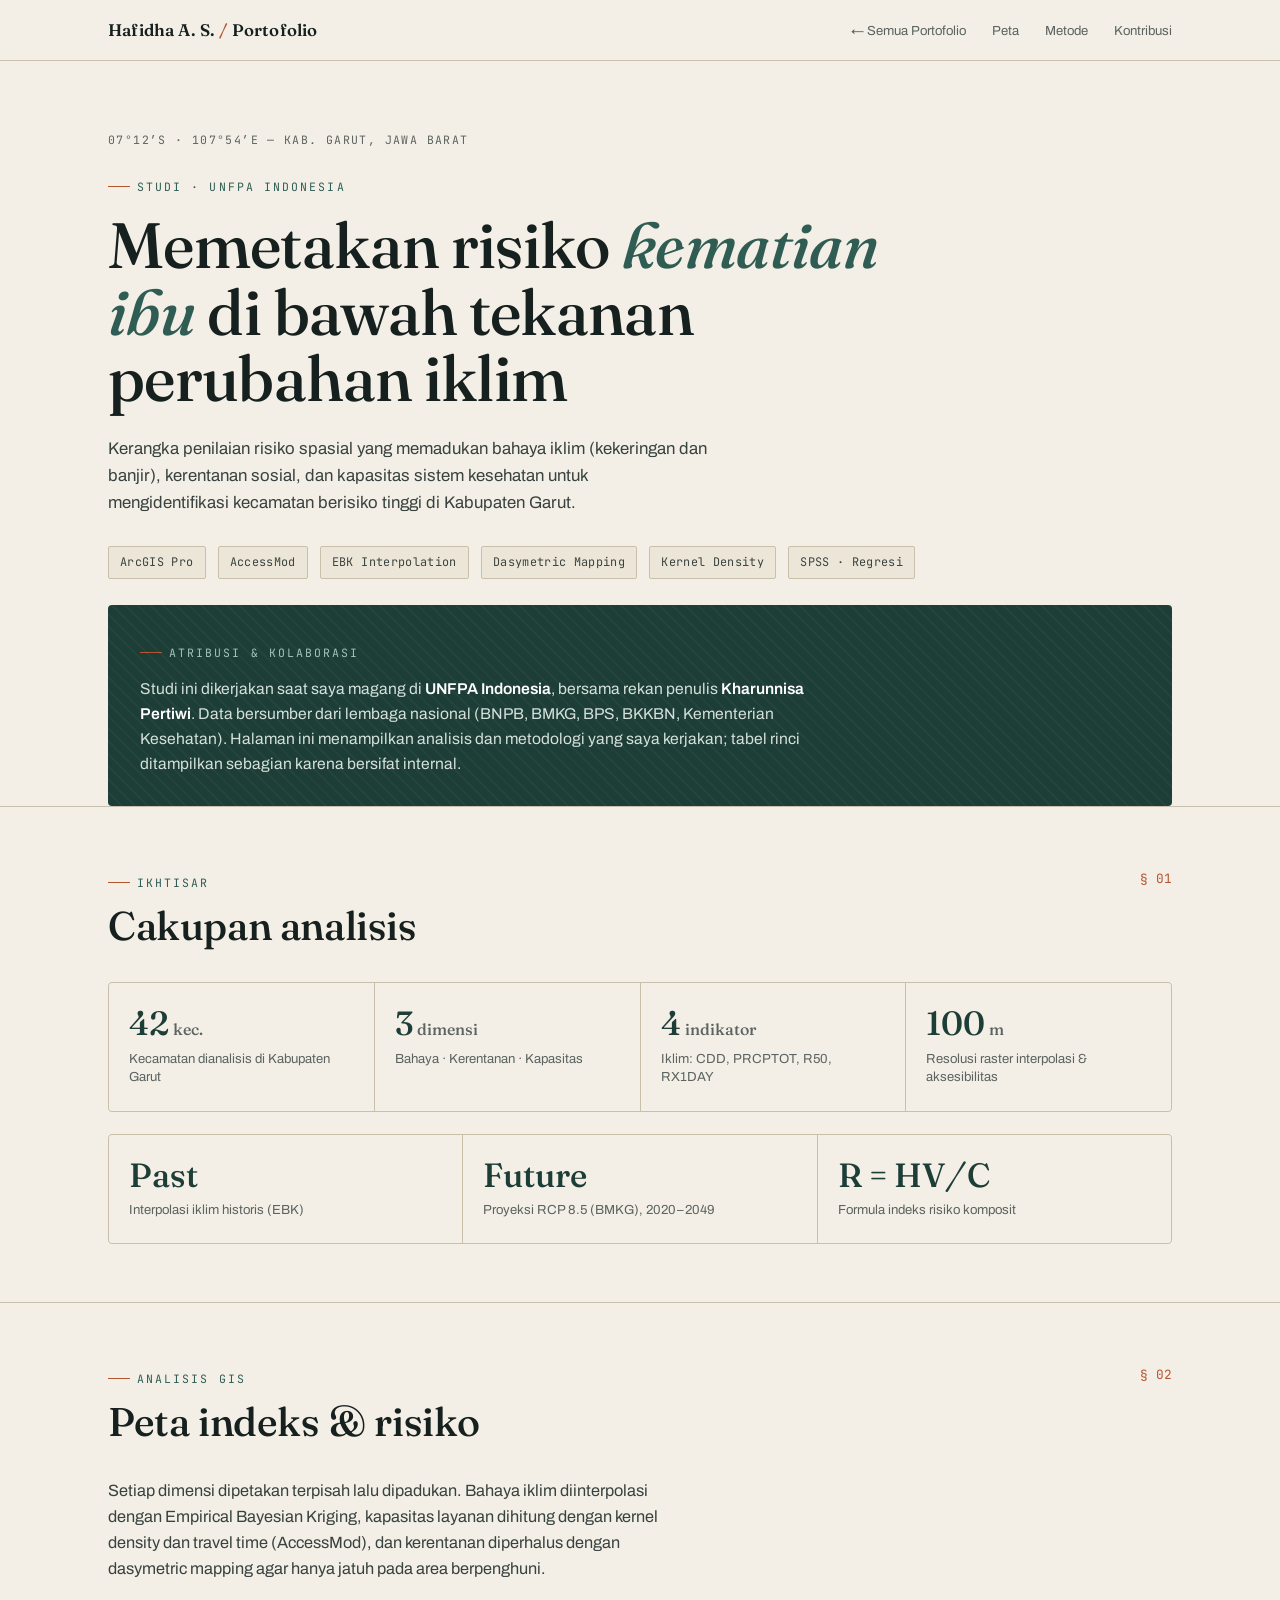
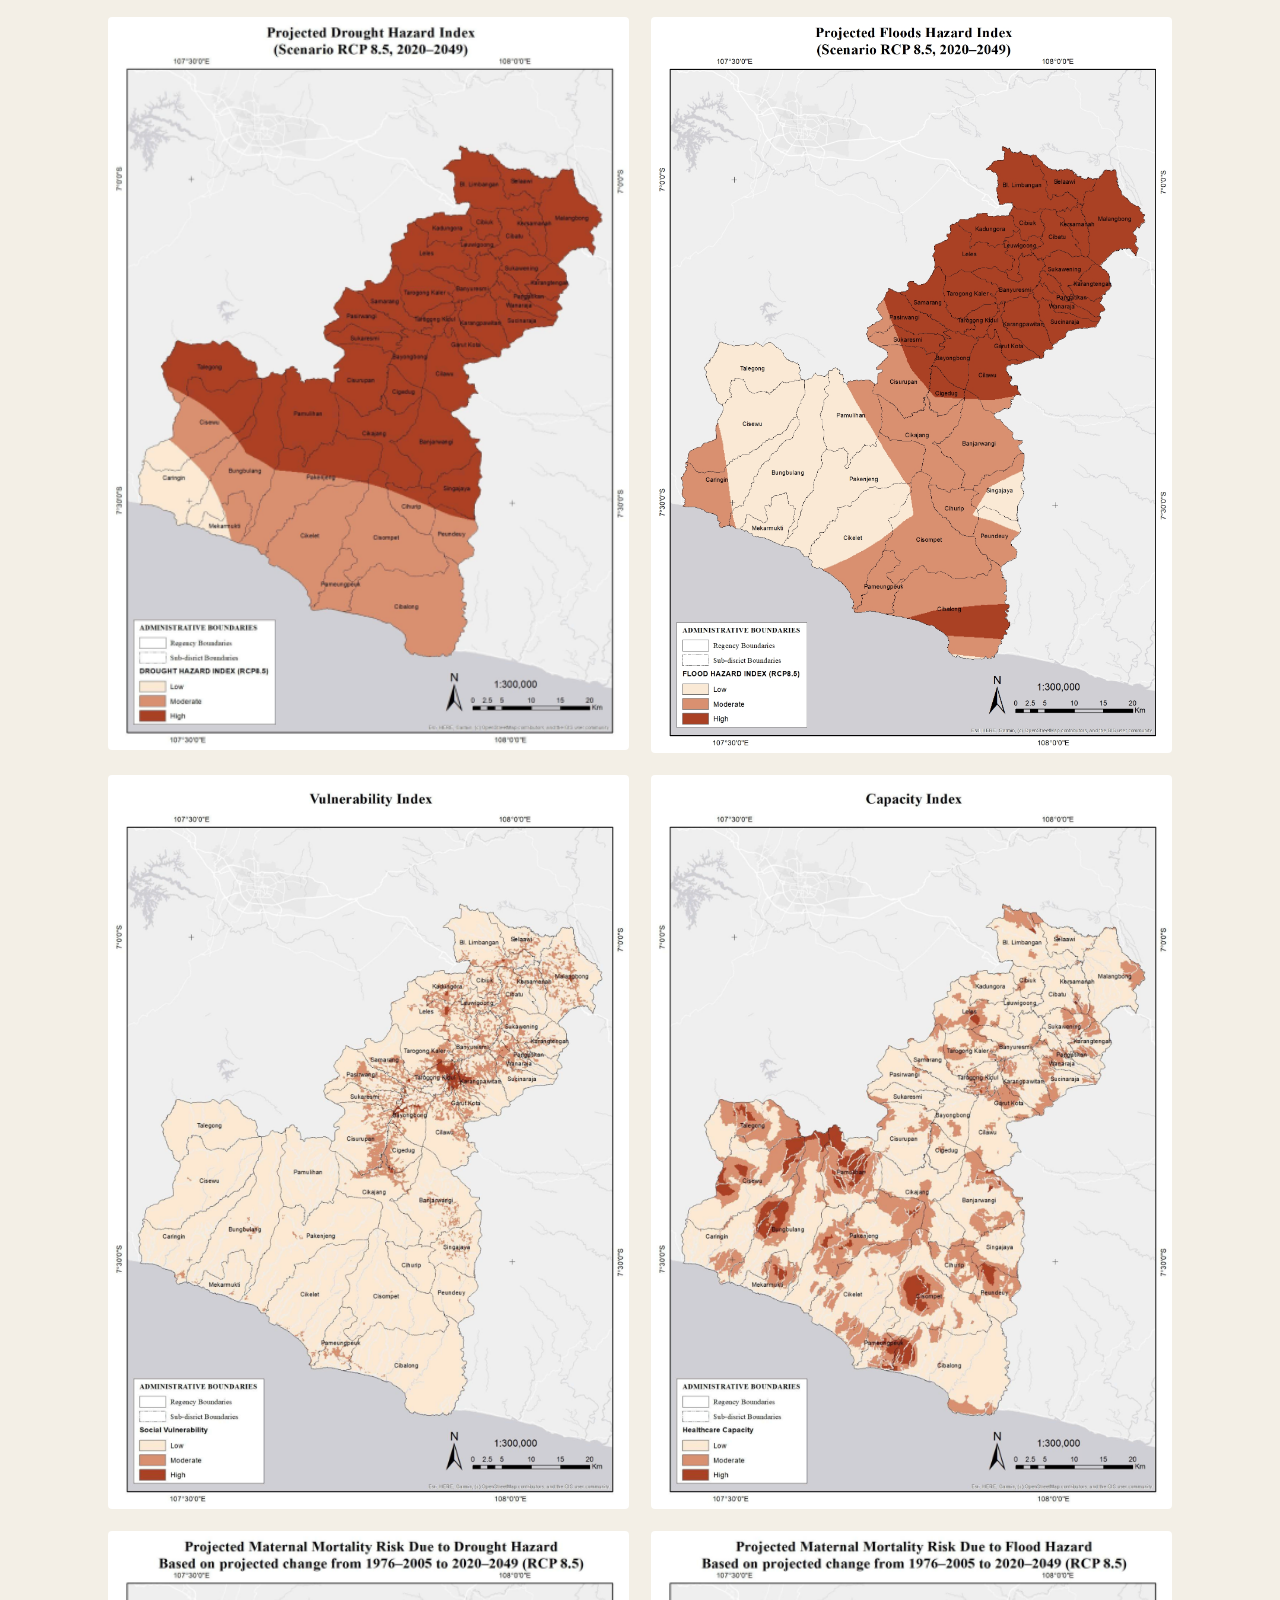
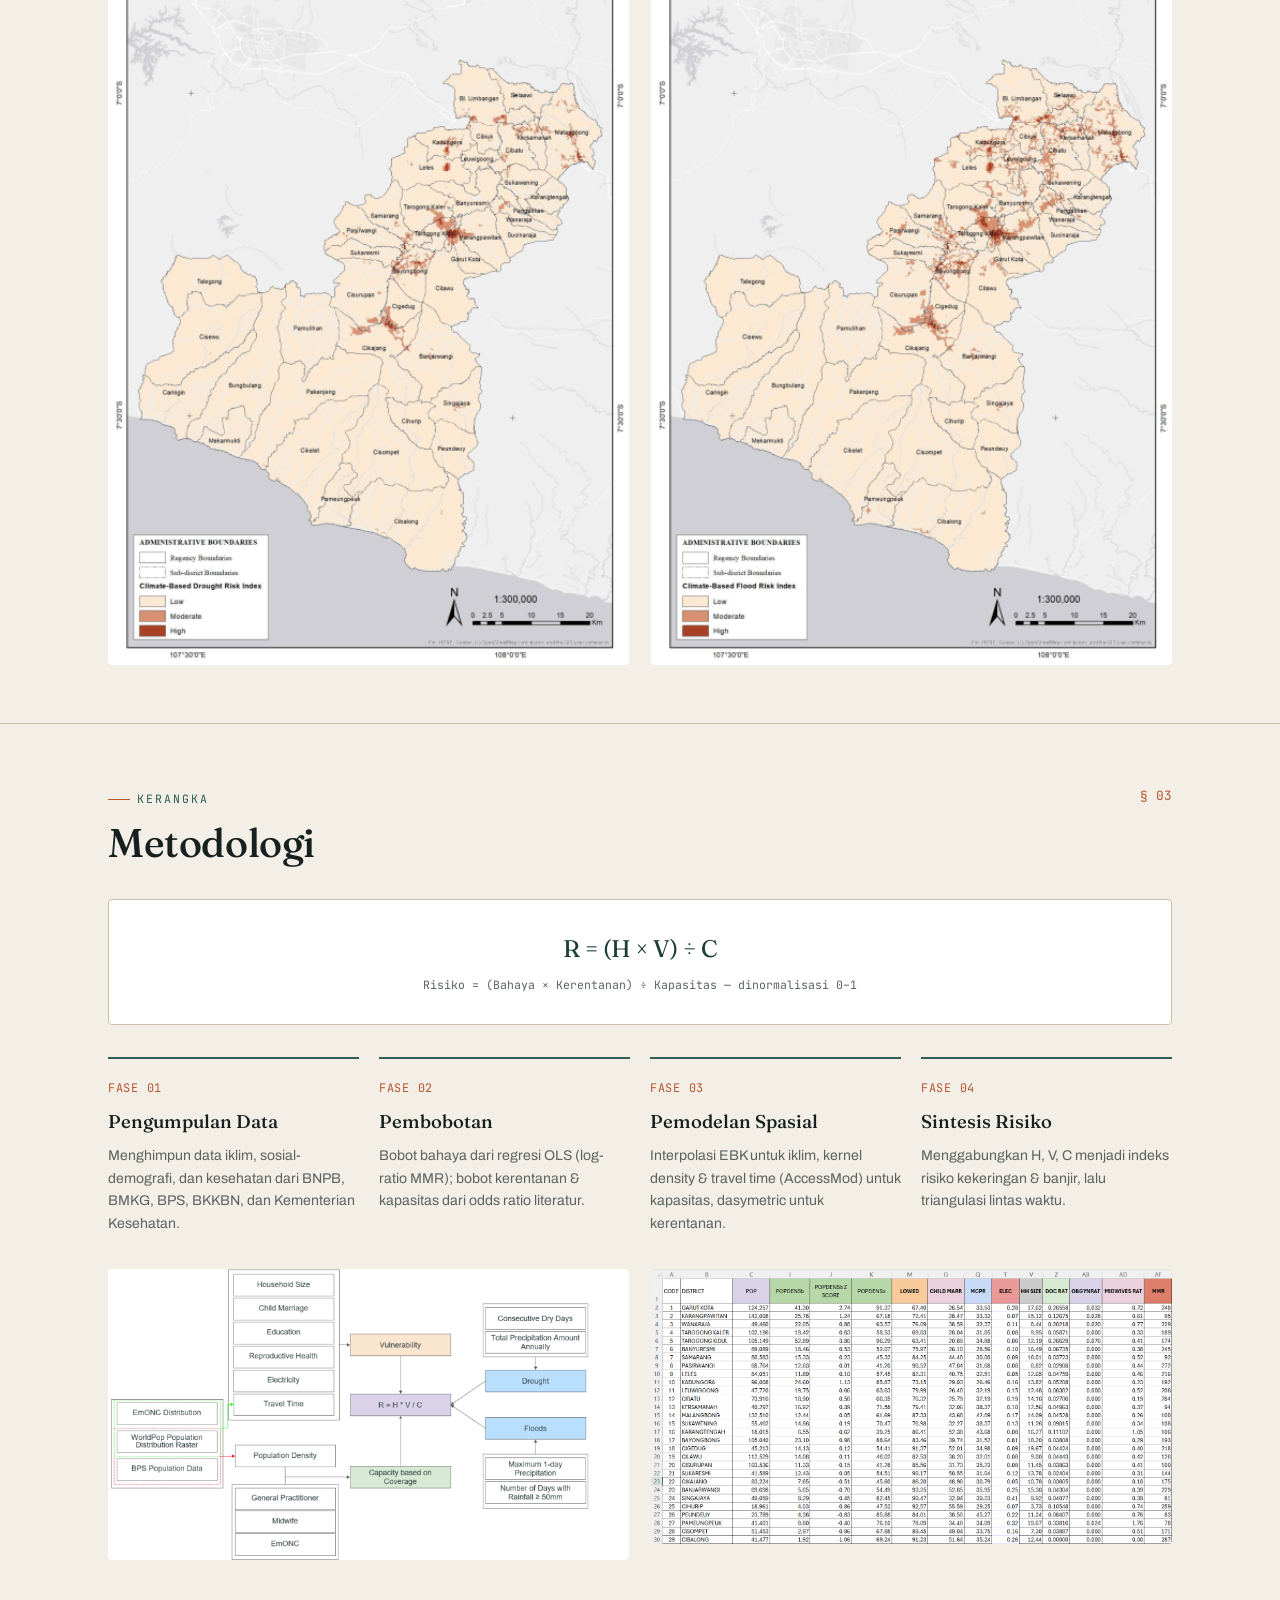
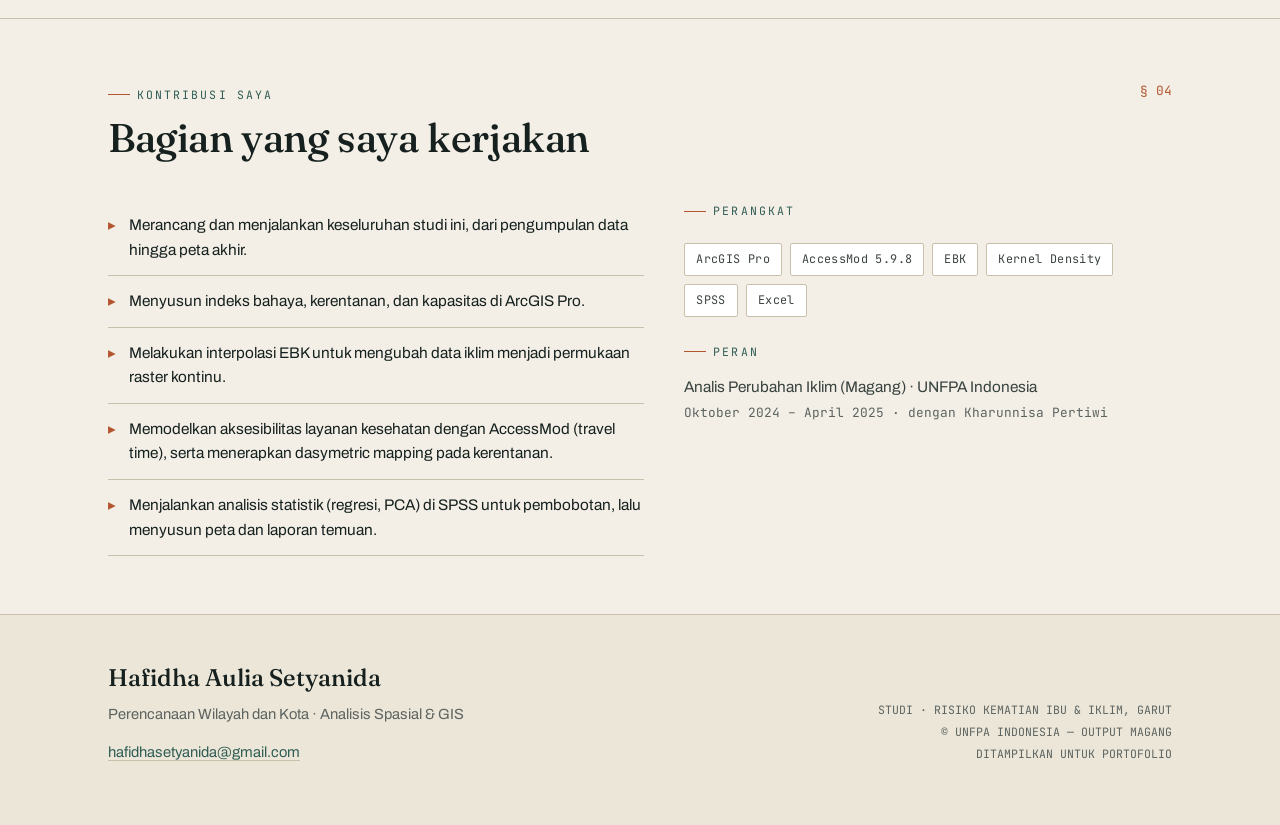
<file: projects/unfpa-garut.html>
<!DOCTYPE html>
<html lang="id">
<head>
<meta charset="UTF-8">
<meta name="viewport" content="width=device-width, initial-scale=1.0">
<title>Risiko Kematian Ibu &amp; Perubahan Iklim, Garut — Hafidha Aulia Setyanida</title>
<link rel="preconnect" href="https://fonts.googleapis.com">
<link rel="preconnect" href="https://fonts.gstatic.com" crossorigin>
<link href="https://fonts.googleapis.com/css2?family=Fraunces:opsz,wght@9..144,400;9..144,500;9..144,600&family=Archivo:wght@400;500;600;700&family=JetBrains+Mono:wght@400;500&display=swap" rel="stylesheet">
<link rel="stylesheet" href="../style.css">
<style>
  .hero{padding:70px 0 26px}
  .hero .plate-no{font-family:'JetBrains Mono',monospace;font-size:.72rem;color:var(--muted);letter-spacing:.12em;margin-bottom:20px}
  .hero h1{font-family:'Fraunces',serif;font-weight:500;font-size:clamp(2.2rem,5.4vw,4rem);line-height:1.04;letter-spacing:-.01em;max-width:20ch;margin-top:16px}
  .hero h1 em{font-style:italic;color:var(--teal)}
  .hero .sub{margin-top:24px;max-width:60ch;font-size:1.05rem;color:#38423f}
  .hero .meta{margin-top:30px;display:flex;flex-wrap:wrap;gap:10px 12px}
  .formula{font-family:'Fraunces',serif;font-size:1.5rem;color:var(--teal-deep);text-align:center;padding:8px 0}
  .formula small{font-family:'JetBrains Mono',monospace;font-size:.72rem;color:var(--muted);display:block;margin-top:8px}
  .slot.tall{aspect-ratio:3/4}
</style>
</head>
<body>

<header class="top">
  <div class="wrap top-inner">
    <a class="brand" href="../index.html">Hafidha A. S. <span>/</span> Portofolio</a>
    <nav>
      <a href="../index.html">← Semua Portofolio</a>
      <a href="#peta" class="hide-sm">Peta</a>
      <a href="#metode" class="hide-sm">Metode</a>
      <a href="#peran">Kontribusi</a>
    </nav>
  </div>
</header>

<div class="hero">
  <div class="wrap">
    <div class="plate-no">07°12′S · 107°54′E — KAB. GARUT, JAWA BARAT</div>
    <div class="eyebrow">Studi · UNFPA Indonesia</div>
    <h1>Memetakan risiko <em>kematian ibu</em> di bawah tekanan perubahan iklim</h1>
    <p class="sub">
      Kerangka penilaian risiko spasial yang memadukan bahaya iklim (kekeringan dan
      banjir), kerentanan sosial, dan kapasitas sistem kesehatan untuk mengidentifikasi
      kecamatan berisiko tinggi di Kabupaten Garut.
    </p>
    <div class="meta">
      <span class="tag">ArcGIS Pro</span>
      <span class="tag">AccessMod</span>
      <span class="tag">EBK Interpolation</span>
      <span class="tag">Dasymetric Mapping</span>
      <span class="tag">Kernel Density</span>
      <span class="tag">SPSS · Regresi</span>
    </div>
  </div>
</div>

<div class="wrap">
  <div class="credit reveal">
    <div class="eyebrow">Atribusi &amp; Kolaborasi</div>
    <p>
      Studi ini dikerjakan saat saya magang di <strong>UNFPA Indonesia</strong>,
      bersama rekan penulis <strong>Kharunnisa Pertiwi</strong>. Data bersumber dari
      lembaga nasional (BNPB, BMKG, BPS, BKKBN, Kementerian Kesehatan). Halaman ini
      menampilkan analisis dan metodologi yang saya kerjakan; tabel rinci ditampilkan
      sebagian karena bersifat internal.
    </p>
  </div>
</div>

<!-- METRICS -->
<section>
  <div class="wrap">
    <div class="sec-head">
      <div>
        <div class="eyebrow" style="margin-bottom:12px">Ikhtisar</div>
        <h2>Cakupan analisis</h2>
      </div>
      <span class="n">§ 01</span>
    </div>
    <div class="metrics reveal">
      <div class="metric"><div class="v">42<small> kec.</small></div><div class="l">Kecamatan dianalisis di Kabupaten Garut</div></div>
      <div class="metric"><div class="v">3<small> dimensi</small></div><div class="l">Bahaya · Kerentanan · Kapasitas</div></div>
      <div class="metric"><div class="v">4<small> indikator</small></div><div class="l">Iklim: CDD, PRCPTOT, R50, RX1DAY</div></div>
      <div class="metric"><div class="v">100<small> m</small></div><div class="l">Resolusi raster interpolasi &amp; aksesibilitas</div></div>
    </div>
    <div class="metrics reveal" style="margin-top:22px;grid-template-columns:repeat(3,1fr)">
      <div class="metric"><div class="v">Past</div><div class="l">Interpolasi iklim historis (EBK)</div></div>
      <div class="metric"><div class="v">Future</div><div class="l">Proyeksi RCP 8.5 (BMKG), 2020–2049</div></div>
      <div class="metric"><div class="v">R = HV∕C</div><div class="l">Formula indeks risiko komposit</div></div>
    </div>
  </div>
</section>

<!-- MAPS -->
<section id="peta">
  <div class="wrap">
    <div class="sec-head">
      <div>
        <div class="eyebrow" style="margin-bottom:12px">Analisis GIS</div>
        <h2>Peta indeks &amp; risiko</h2>
      </div>
      <span class="n">§ 02</span>
    </div>
    <p class="lead" style="margin-bottom:34px">
      Setiap dimensi dipetakan terpisah lalu dipadukan. Bahaya iklim diinterpolasi
      dengan Empirical Bayesian Kriging, kapasitas layanan dihitung dengan kernel
      density dan travel time (AccessMod), dan kerentanan diperhalus dengan dasymetric
      mapping agar hanya jatuh pada area berpenghuni.
    </p>
    <div class="ph-grid g2">
      <img src="../assets/unfpa/sumber-gambar/indeks_kekeringan.png" alt="Peta Bahaya Iklim Wilayah Garut" style="width:100%;border-radius:4px;">
      <img src="../assets/unfpa/sumber-gambar/indeks_banjir.png" alt="Peta Bahaya Iklim Wilayah Garut" style="width:100%;border-radius:4px;">
      <img src="../assets/unfpa/sumber-gambar/kerentanan.png" alt="Peta Kerentanan MMR Wilayah Garut" style="width:100%;border-radius:4px;">
      <img src="../assets/unfpa/sumber-gambar/kapasitas.png" alt="Peta Kapasitas Pelayanan MMR Wilayah Garut" style="width:100%;border-radius:4px;">
      <img src="../assets/unfpa/sumber-gambar/bahaya_kekeringan.png" alt="Peta Bahaya Iklim Wilayah Garut" style="width:100%;border-radius:4px;">
      <img src="../assets/unfpa/sumber-gambar/bahaya_banjir.png" alt="Peta Bahaya Iklim Wilayah Garut" style="width:100%;border-radius:4px;">
    </div>
  </div>
</section>

<!-- METHOD -->
<section id="metode">
  <div class="wrap">
    <div class="sec-head">
      <div>
        <div class="eyebrow" style="margin-bottom:12px">Kerangka</div>
        <h2>Metodologi</h2>
      </div>
      <span class="n">§ 03</span>
    </div>

    <div style="border:1px solid var(--line);border-radius:4px;background:#fff;padding:22px;margin-bottom:32px">
      <div class="formula">R = (H × V) ÷ C
        <small>Risiko = (Bahaya × Kerentanan) ÷ Kapasitas — dinormalisasi 0–1</small>
      </div>
    </div>

    <div class="steps">
      <div class="step reveal"><div class="k">FASE 01</div><h4>Pengumpulan Data</h4><p>Menghimpun data iklim, sosial-demografi, dan kesehatan dari BNPB, BMKG, BPS, BKKBN, dan Kementerian Kesehatan.</p></div>
      <div class="step reveal"><div class="k">FASE 02</div><h4>Pembobotan</h4><p>Bobot bahaya dari regresi OLS (log-ratio MMR); bobot kerentanan &amp; kapasitas dari odds ratio literatur.</p></div>
      <div class="step reveal"><div class="k">FASE 03</div><h4>Pemodelan Spasial</h4><p>Interpolasi EBK untuk iklim, kernel density &amp; travel time (AccessMod) untuk kapasitas, dasymetric untuk kerentanan.</p></div>
      <div class="step reveal"><div class="k">FASE 04</div><h4>Sintesis Risiko</h4><p>Menggabungkan H, V, C menjadi indeks risiko kekeringan &amp; banjir, lalu triangulasi lintas waktu.</p></div>
    </div>

    <div class="ph-grid g2" style="margin-top:34px">
      <img src="../assets/unfpa/sumber-gambar/kerangka_konseptual.png" alt="Diagram Kerangka Konseptual" style="width:100%;border-radius:4px;">
      <img src="../assets/unfpa/sumber-gambar/dataset.png" alt="Dataset yang Digunakan (BPS, Kemenkes, BKKBN)" style="width:100%;border-radius:4px;">
    </div>
  </div>
</section>

<!-- ROLE -->
<section id="peran">
  <div class="wrap">
    <div class="sec-head">
      <div>
        <div class="eyebrow" style="margin-bottom:12px">Kontribusi Saya</div>
        <h2>Bagian yang saya kerjakan</h2>
      </div>
      <span class="n">§ 04</span>
    </div>
    <div class="role">
      <div>
        <ul>
          <li>Merancang dan menjalankan keseluruhan studi ini, dari pengumpulan data hingga peta akhir.</li>
          <li>Menyusun indeks bahaya, kerentanan, dan kapasitas di ArcGIS Pro.</li>
          <li>Melakukan interpolasi EBK untuk mengubah data iklim menjadi permukaan raster kontinu.</li>
          <li>Memodelkan aksesibilitas layanan kesehatan dengan AccessMod (travel time), serta menerapkan dasymetric mapping pada kerentanan.</li>
          <li>Menjalankan analisis statistik (regresi, PCA) di SPSS untuk pembobotan, lalu menyusun peta dan laporan temuan.</li>
        </ul>
      </div>
      <div>
        <div class="eyebrow" style="margin-bottom:14px">Perangkat</div>
        <div class="stack">
          <span class="tag">ArcGIS Pro</span><span class="tag">AccessMod 5.9.8</span><span class="tag">EBK</span>
          <span class="tag">Kernel Density</span><span class="tag">SPSS</span><span class="tag">Excel</span>
        </div>
        <div class="eyebrow" style="margin:26px 0 14px">Peran</div>
        <p style="font-size:.96rem;color:#38423f">
          Analis Perubahan Iklim (Magang) · UNFPA Indonesia<br>
          <span style="font-family:'JetBrains Mono',monospace;font-size:.8rem;color:var(--muted)">Oktober 2024 – April 2025 · dengan Kharunnisa Pertiwi</span>
        </p>
      </div>
    </div>
  </div>
</section>

<footer>
  <div class="wrap foot-inner">
    <div>
      <h3>Hafidha Aulia Setyanida</h3>
      <p style="color:var(--muted);margin-top:6px;font-size:.92rem">Perencanaan Wilayah dan Kota · Analisis Spasial &amp; GIS</p>
      <p style="margin-top:14px;font-size:.92rem"><a href="mailto:hafidhasetyanida@gmail.com">hafidhasetyanida@gmail.com</a></p>
    </div>
    <div class="foot-meta">
      STUDI · RISIKO KEMATIAN IBU &amp; IKLIM, GARUT<br>
      © UNFPA INDONESIA — OUTPUT MAGANG<br>
      DITAMPILKAN UNTUK PORTOFOLIO
    </div>
  </div>
</footer>

<script>
  const io=new IntersectionObserver((es)=>{es.forEach(e=>{if(e.isIntersecting){e.target.classList.add('in');io.unobserve(e.target)}})},{threshold:.12});
  document.querySelectorAll('.reveal').forEach(el=>io.observe(el));
</script>
</body>
</html>
</file>
<file: style.css>
/* =========================================================
   Hafidha Aulia Setyanida — Portofolio Analisis Spasial
   Shared stylesheet · atlas / cartographic direction
   ========================================================= */
:root{
  --ink:#16211f;
  --paper:#f3efe6;
  --paper-2:#ece6d8;
  --teal:#2f5d54;
  --teal-deep:#1d3d37;
  --clay:#b4552f;
  --moss:#6f7a3f;
  --line:#c9c0ac;
  --muted:#5c6360;
}
*{box-sizing:border-box;margin:0;padding:0}
html{scroll-behavior:smooth}
body{
  background:var(--paper);color:var(--ink);
  font-family:'Archivo',system-ui,sans-serif;line-height:1.6;
  -webkit-font-smoothing:antialiased;overflow-x:hidden;
}
.wrap{max-width:1120px;margin:0 auto;padding:0 28px}
a{color:inherit}

/* coordinate eyebrow */
.eyebrow{
  font-family:'JetBrains Mono',monospace;font-size:.72rem;letter-spacing:.18em;
  text-transform:uppercase;color:var(--teal);display:inline-flex;gap:.6em;align-items:center;
}
.eyebrow::before{content:"";width:22px;height:1px;background:var(--clay)}

/* top bar */
header.top{
  position:sticky;top:0;z-index:50;background:rgba(243,239,230,.86);
  backdrop-filter:blur(8px);border-bottom:1px solid var(--line);
}
.top-inner{display:flex;justify-content:space-between;align-items:center;height:60px}
.brand{font-family:'Fraunces',serif;font-weight:600;font-size:1.05rem;letter-spacing:.01em;text-decoration:none}
.brand span{color:var(--clay)}
.top nav{display:flex;gap:26px;font-size:.82rem}
.top nav a{color:var(--muted);text-decoration:none;transition:color .2s}
.top nav a:hover{color:var(--ink)}
.top nav a.active{color:var(--ink)}
@media(max-width:680px){.top nav{gap:16px;font-size:.76rem}}
@media(max-width:480px){.top nav a.hide-sm{display:none}}

/* section scaffold */
section{padding:58px 0;border-top:1px solid var(--line)}
.sec-head{display:flex;align-items:baseline;justify-content:space-between;gap:20px;flex-wrap:wrap;margin-bottom:34px}
.sec-head h2{font-family:'Fraunces',serif;font-weight:500;font-size:clamp(1.7rem,3.4vw,2.5rem);letter-spacing:-.01em;line-height:1.1}
.sec-head .n{font-family:'JetBrains Mono',monospace;font-size:.8rem;color:var(--clay)}
.lead{max-width:64ch;color:#38423f;font-size:1.02rem}

/* tags */
.tag{
  font-family:'JetBrains Mono',monospace;font-size:.74rem;letter-spacing:.03em;
  background:var(--paper-2);border:1px solid var(--line);padding:6px 11px;border-radius:2px;color:#3c443f;
}

/* metrics */
.metrics{display:grid;grid-template-columns:repeat(4,1fr);gap:1px;background:var(--line);border:1px solid var(--line);border-radius:4px;overflow:hidden}
.metric{background:var(--paper);padding:24px 20px}
.metric .v{font-family:'Fraunces',serif;font-size:2.1rem;font-weight:500;line-height:1;color:var(--teal-deep)}
.metric .v small{font-size:1rem;color:var(--muted)}
.metric .l{margin-top:9px;font-size:.82rem;color:var(--muted);line-height:1.4}
@media(max-width:760px){.metrics{grid-template-columns:repeat(2,1fr)}}

/* plates (maps) */
.plates{display:grid;grid-template-columns:repeat(2,1fr);gap:22px}
@media(max-width:760px){.plates{grid-template-columns:1fr}}
.plate{background:#fff;border:1px solid var(--line);border-radius:3px;overflow:hidden;display:flex;flex-direction:column;transition:transform .25s ease,box-shadow .25s ease}
.plate:hover{transform:translateY(-3px);box-shadow:0 20px 40px -28px rgba(22,33,31,.55)}
.plate .frame{position:relative;background:var(--paper-2);overflow:hidden}
.plate .frame.ar-wide{aspect-ratio:1399/827}
.plate .frame.ar-map{aspect-ratio:944/1188}
.plate .frame img{width:100%;height:100%;object-fit:cover;display:block}
.plate .pno{position:absolute;top:10px;left:10px;z-index:2;font-family:'JetBrains Mono',monospace;font-size:.68rem;letter-spacing:.08em;background:rgba(29,61,55,.9);color:#e8efe9;padding:4px 8px;border-radius:2px}
.plate .info{padding:15px 17px 18px}
.plate .info h3{font-family:'Fraunces',serif;font-weight:500;font-size:1.14rem;line-height:1.2}
.plate .info p{margin-top:7px;font-size:.86rem;color:var(--muted)}

/* method steps */
.steps{display:grid;grid-template-columns:repeat(4,1fr);gap:20px}
@media(max-width:860px){.steps{grid-template-columns:repeat(2,1fr)}}
@media(max-width:480px){.steps{grid-template-columns:1fr}}
.step{padding-top:20px;border-top:2px solid var(--teal)}
.step .k{font-family:'JetBrains Mono',monospace;font-size:.74rem;color:var(--clay);letter-spacing:.06em}
.step h4{font-family:'Fraunces',serif;font-weight:500;font-size:1.16rem;margin-top:9px}
.step p{margin-top:8px;font-size:.88rem;color:var(--muted)}

/* matrix / table imagery */
.matrix-grid{display:grid;grid-template-columns:1fr 1fr;gap:22px}
@media(max-width:820px){.matrix-grid{grid-template-columns:1fr}}
.mx{background:#fff;border:1px solid var(--line);border-radius:3px;overflow:hidden}
.mx .frame{position:relative;background:var(--paper-2)}
.mx .frame img{width:100%;display:block}
.mx .ribbon{position:absolute;top:12px;right:-30px;transform:rotate(45deg);background:var(--clay);color:#fff;font-family:'JetBrains Mono',monospace;font-size:.6rem;letter-spacing:.1em;padding:4px 40px;z-index:3}
.mx .info{padding:15px 17px 18px}
.mx .info h3{font-family:'Fraunces',serif;font-weight:500;font-size:1.1rem}
.mx .info p{margin-top:7px;font-size:.85rem;color:var(--muted)}

/* credit / notice */
.credit{margin:0;padding:30px 32px;background:var(--teal-deep);color:#e8efe9;border-radius:4px;position:relative;overflow:hidden}
.credit::before{content:"";position:absolute;inset:0;background:repeating-linear-gradient(45deg,rgba(255,255,255,.03) 0 2px,transparent 2px 9px);pointer-events:none}
.credit .eyebrow{color:#9fc3b7}
.credit .eyebrow::before{background:var(--clay)}
.credit p{margin-top:14px;max-width:74ch;font-size:.98rem;color:#d5e0da;position:relative}
.credit strong{color:#fff;font-weight:600}
.notice{margin-top:26px;padding:16px 18px;border:1px dashed var(--clay);border-radius:4px;background:rgba(180,85,47,.05);font-size:.87rem;color:#6d3a22;display:flex;gap:12px;align-items:flex-start}
.notice svg{flex-shrink:0;margin-top:2px}

/* role/contribution */
.role{display:grid;grid-template-columns:1.1fr 1fr;gap:40px;align-items:start}
@media(max-width:820px){.role{grid-template-columns:1fr;gap:26px}}
.role ul{list-style:none;margin-top:6px}
.role li{padding:13px 0;border-bottom:1px solid var(--line);display:flex;gap:13px;font-size:.96rem}
.role li::before{content:"▸";color:var(--clay);flex-shrink:0}
.stack{display:flex;flex-wrap:wrap;gap:8px;margin-top:8px}
.stack .tag{background:#fff}

/* footer */
footer{border-top:1px solid var(--line);padding:44px 0 60px;background:var(--paper-2)}
.foot-inner{display:flex;justify-content:space-between;gap:24px;flex-wrap:wrap;align-items:flex-end}
.foot-inner h3{font-family:'Fraunces',serif;font-weight:500;font-size:1.5rem}
.foot-inner a{color:var(--teal);text-decoration:none;border-bottom:1px solid var(--line)}
.foot-inner a:hover{border-color:var(--teal)}
.foot-meta{font-family:'JetBrains Mono',monospace;font-size:.72rem;color:var(--muted);line-height:1.9;text-align:right}
@media(max-width:560px){.foot-meta{text-align:left}}

/* reveal animation */

/* ---- placeholder slots (for images to be added later) ---- */
.slot{border:1.5px dashed var(--line);border-radius:4px;background:repeating-linear-gradient(45deg,var(--paper-2) 0 10px,transparent 10px 20px);display:flex;flex-direction:column;align-items:center;justify-content:center;text-align:center;padding:24px;color:var(--muted)}
.slot.ar-wide{aspect-ratio:16/10}
.slot.ar-map{aspect-ratio:3/4}
.slot svg{width:32px;height:32px;opacity:.5;margin-bottom:11px}
.slot .t{font-family:'Fraunces',serif;font-size:1.02rem;color:#3c443f}
.slot .h{font-family:'JetBrains Mono',monospace;font-size:.68rem;margin-top:8px;letter-spacing:.02em;max-width:34ch;line-height:1.55}
.grid2{display:grid;grid-template-columns:1fr 1fr;gap:22px}
.grid3{display:grid;grid-template-columns:repeat(3,1fr);gap:22px}
@media(max-width:800px){.grid2,.grid3{grid-template-columns:1fr}}
.howto{margin-top:30px;padding:18px 20px;border:1px solid var(--line);border-radius:4px;background:#fff;font-size:.9rem;color:#3c443f;line-height:1.65}
.howto code{font-family:'JetBrains Mono',monospace;font-size:.82rem;background:var(--paper-2);padding:2px 6px;border-radius:3px}
.howto b{color:var(--teal-deep)}

/* ===== shared placeholder slots (isi gambar sendiri) ===== */
.ph-grid{display:grid;gap:22px}
.ph-grid.g2{grid-template-columns:1fr 1fr}
.ph-grid.g3{grid-template-columns:repeat(3,1fr)}
.ph-grid.g4{grid-template-columns:repeat(2,1fr)}
@media(max-width:800px){.ph-grid.g2,.ph-grid.g3,.ph-grid.g4{grid-template-columns:1fr}}
.slot{aspect-ratio:16/10;border:1.5px dashed var(--line);border-radius:4px;background:repeating-linear-gradient(45deg,var(--paper-2) 0 10px,transparent 10px 20px);display:flex;flex-direction:column;align-items:center;justify-content:center;text-align:center;padding:22px;color:var(--muted)}
.slot svg{width:30px;height:30px;opacity:.5;margin-bottom:10px}
.slot .t{font-family:'Fraunces',serif;font-size:1.02rem;color:#3c443f}
.slot .h{font-family:'JetBrains Mono',monospace;font-size:.68rem;margin-top:7px;letter-spacing:.02em;max-width:34ch;line-height:1.55}
.howto{margin-top:30px;padding:18px 20px;border:1px solid var(--line);border-radius:4px;background:#fff;font-size:.9rem;color:#3c443f;line-height:1.65}
.howto code{font-family:'JetBrains Mono',monospace;font-size:.82rem;background:var(--paper-2);padding:2px 6px;border-radius:3px}
.howto b{color:var(--teal-deep)}
.lead-split{display:grid;grid-template-columns:1.4fr 1fr;gap:36px;align-items:start}
@media(max-width:820px){.lead-split{grid-template-columns:1fr;gap:20px}}
.facts{border-left:2px solid var(--teal);padding-left:20px}
.facts dt{font-family:'JetBrains Mono',monospace;font-size:.7rem;letter-spacing:.08em;color:var(--muted);text-transform:uppercase;margin-top:14px}
.facts dt:first-child{margin-top:0}
.facts dd{font-size:.95rem;margin-top:3px}

/* reveal animation */
.reveal{opacity:0;transform:translateY(16px);transition:opacity .6s ease,transform .6s ease}
.reveal.in{opacity:1;transform:none}
@media(prefers-reduced-motion:reduce){
  .reveal{opacity:1;transform:none;transition:none}
  .plate,.plate:hover{transition:none;transform:none}
}

/* ===== GIS Developer page components ===== */
.codecard{background:#15201e;border:1px solid #24322e;border-radius:6px;overflow:hidden;margin:0}
.codecard .bar{display:flex;align-items:center;gap:8px;padding:10px 14px;border-bottom:1px solid #24322e;background:#101917}
.codecard .bar .dot{width:11px;height:11px;border-radius:50%}
.codecard .bar .fn{margin-left:8px;font-family:'JetBrains Mono',monospace;font-size:.74rem;color:#8fb0a6}
.codecard pre{margin:0;padding:16px 18px;overflow-x:auto;font-family:'JetBrains Mono',monospace;font-size:.8rem;line-height:1.65;color:#dbe7e2}
.codecard code{font-family:inherit}
.codecard .c-kw{color:#7fbf9e}
.codecard .c-fn{color:#e0b877}
.codecard .c-str{color:#d99a6c}
.codecard .c-com{color:#5c716b;font-style:italic}
.codecard .c-num{color:#c58fd0}
.codecard .c-cls{color:#8fc7e0}

.pipeline{display:grid;grid-template-columns:repeat(4,1fr);gap:0;border:1px solid var(--line);border-radius:6px;overflow:hidden;background:#fff}
@media(max-width:760px){.pipeline{grid-template-columns:1fr}}
.pstep{padding:20px 18px;position:relative;border-right:1px solid var(--line)}
.pstep:last-child{border-right:none}
@media(max-width:760px){.pstep{border-right:none;border-bottom:1px solid var(--line)}.pstep:last-child{border-bottom:none}}
.pstep .pk{font-family:'JetBrains Mono',monospace;font-size:.68rem;letter-spacing:.08em;color:var(--clay)}
.pstep h4{font-family:'Fraunces',serif;font-weight:500;font-size:1.05rem;margin-top:8px}
.pstep p{margin-top:6px;font-size:.82rem;color:var(--muted)}
.pstep .arrow{position:absolute;right:-9px;top:50%;transform:translateY(-50%);z-index:2;width:18px;height:18px;background:#fff;border:1px solid var(--line);border-radius:50%;display:flex;align-items:center;justify-content:center;font-size:.7rem;color:var(--teal)}
@media(max-width:760px){.pstep .arrow{display:none}}

.ghlink{display:inline-flex;align-items:center;gap:9px;font-family:'JetBrains Mono',monospace;font-size:.82rem;color:#fff;background:var(--teal-deep);padding:10px 16px;border-radius:4px;text-decoration:none;transition:background .2s}
.ghlink:hover{background:var(--teal)}
.ghlink svg{width:16px;height:16px}
.ghlink.disabled{background:var(--paper-2);color:var(--muted);border:1px solid var(--line);cursor:default}
</file>
